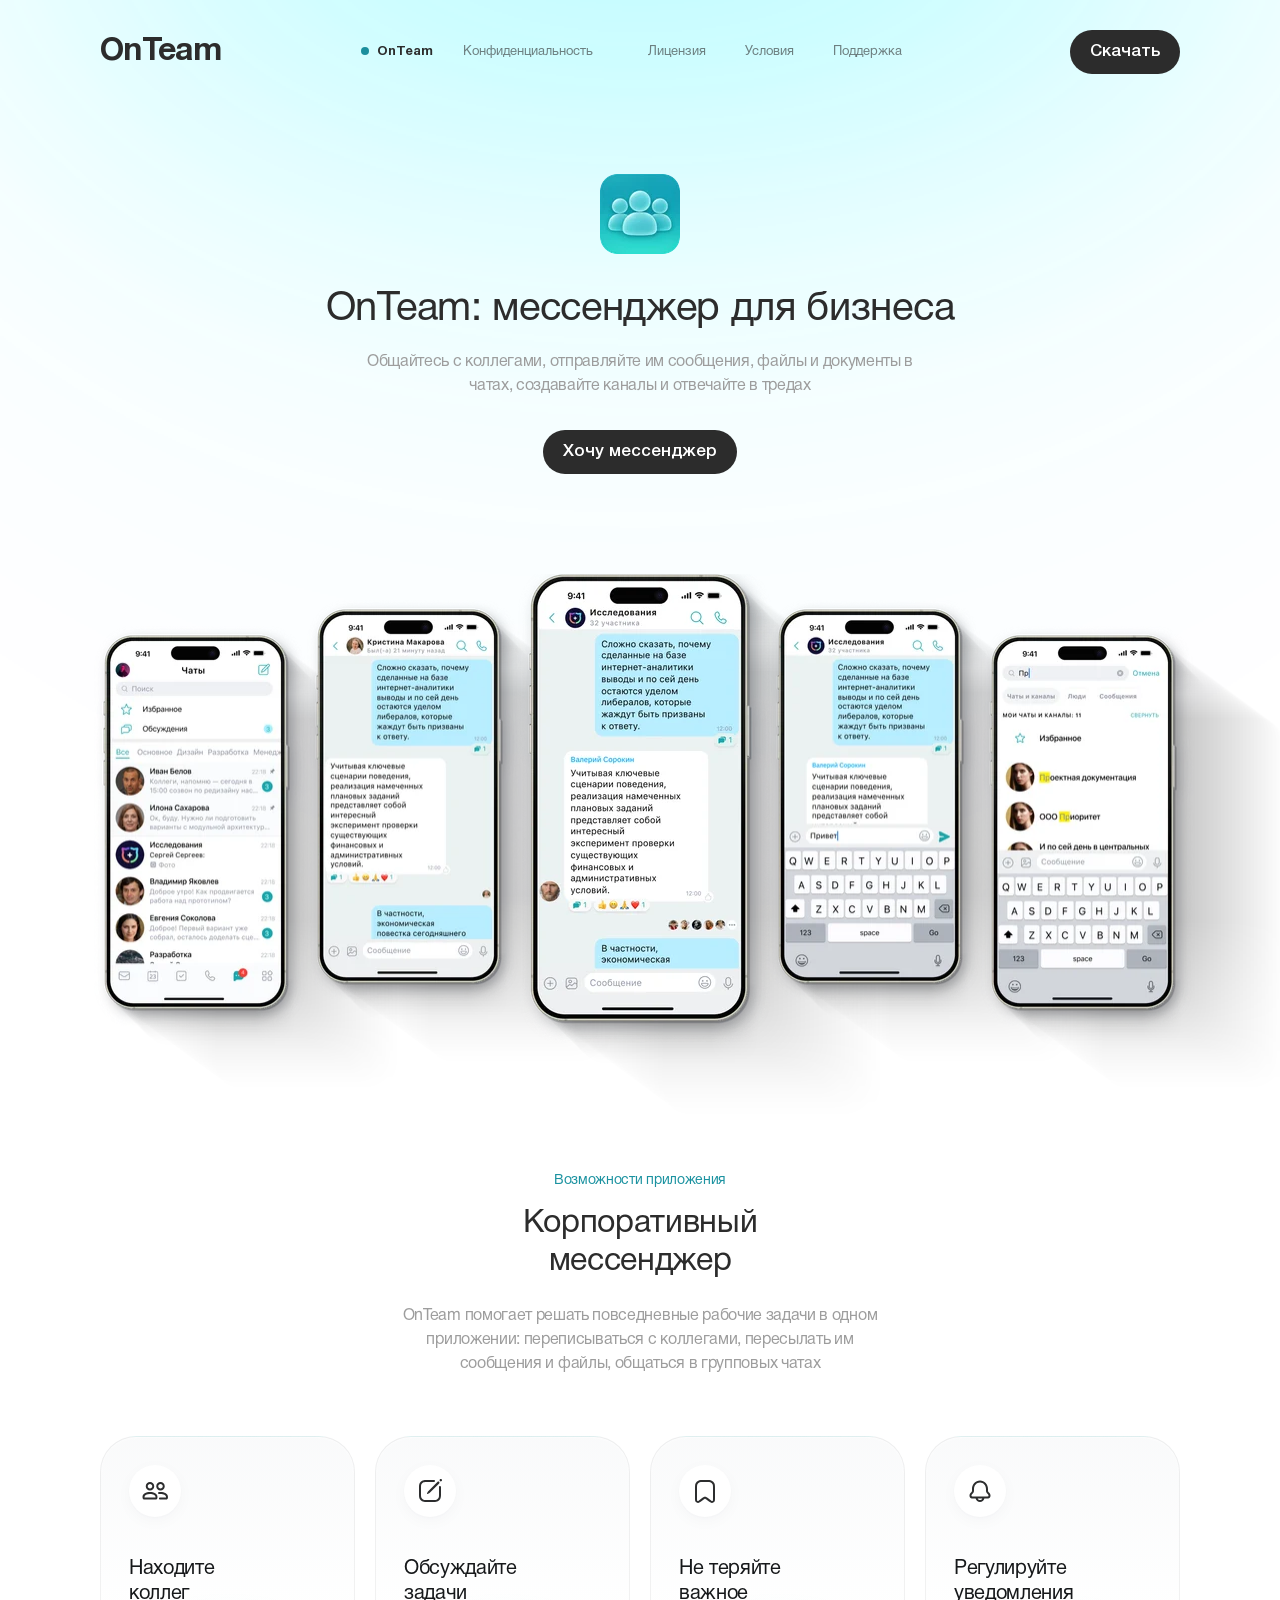
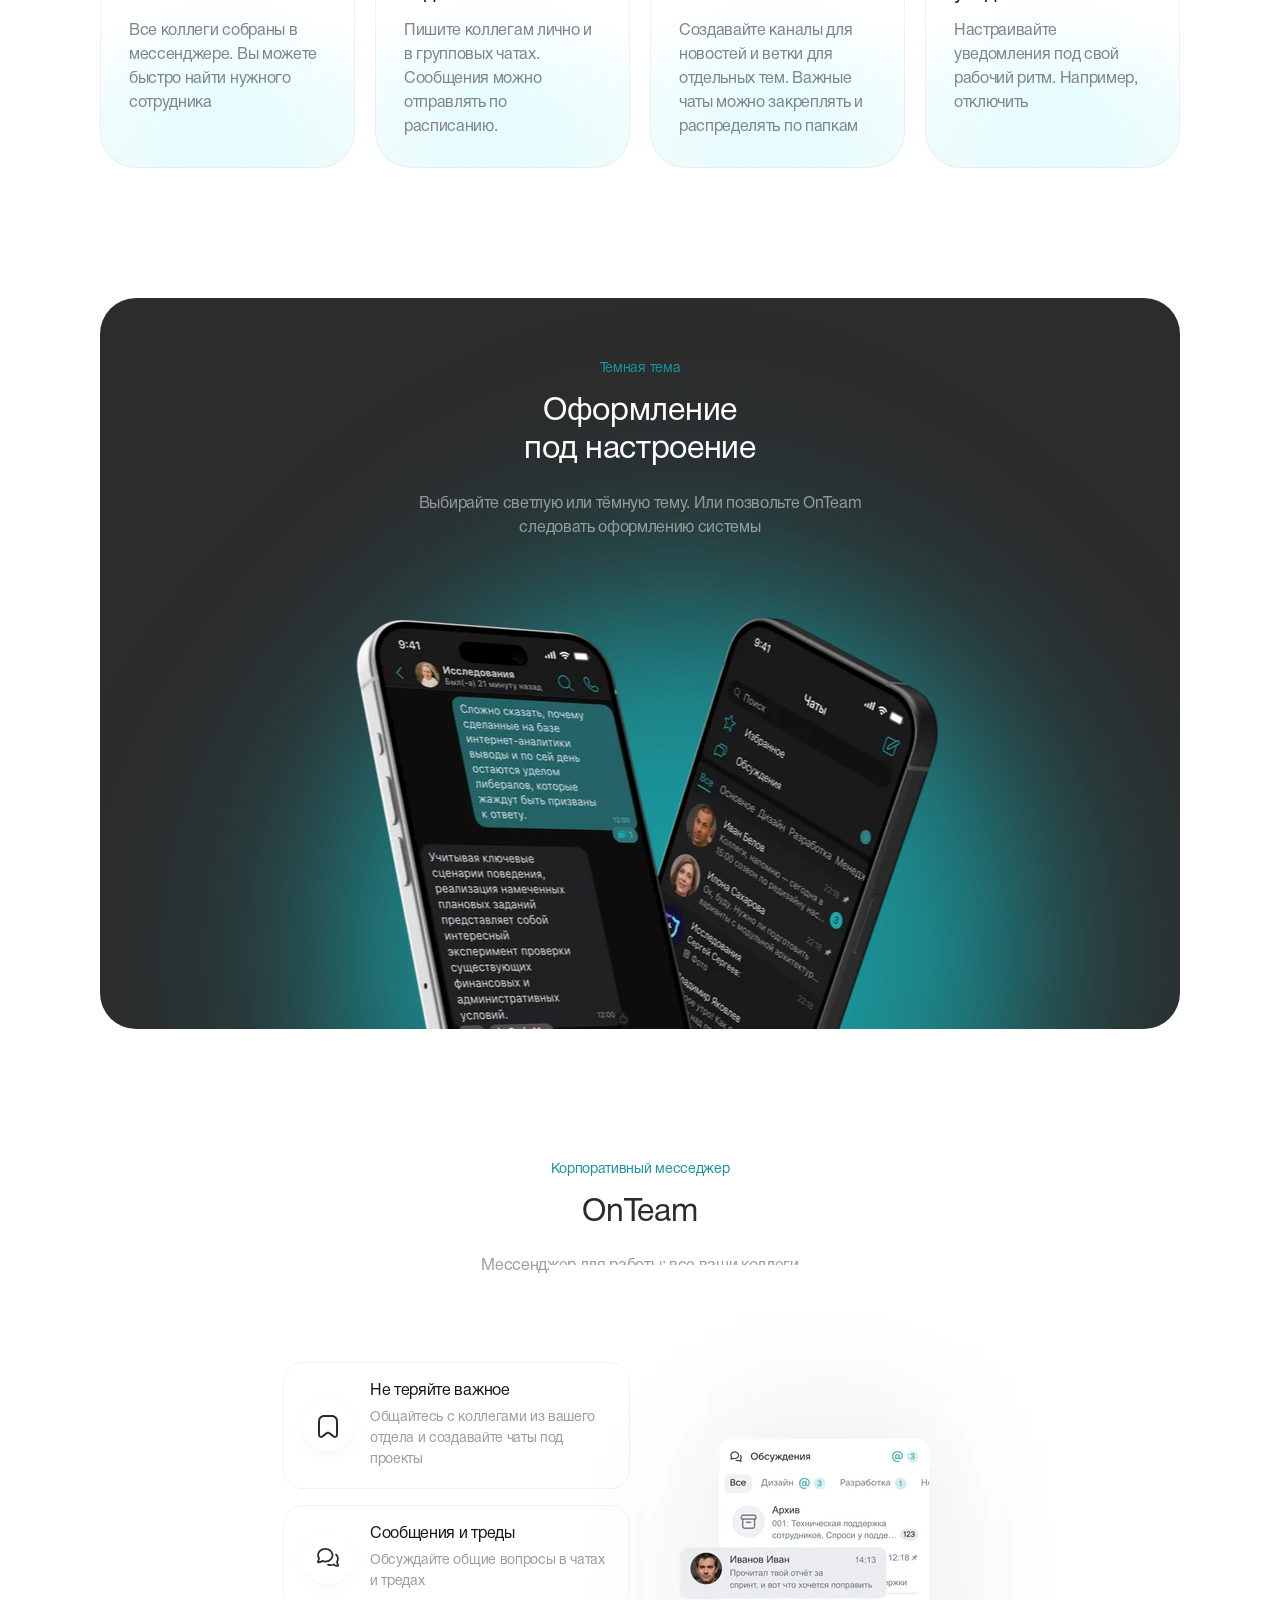
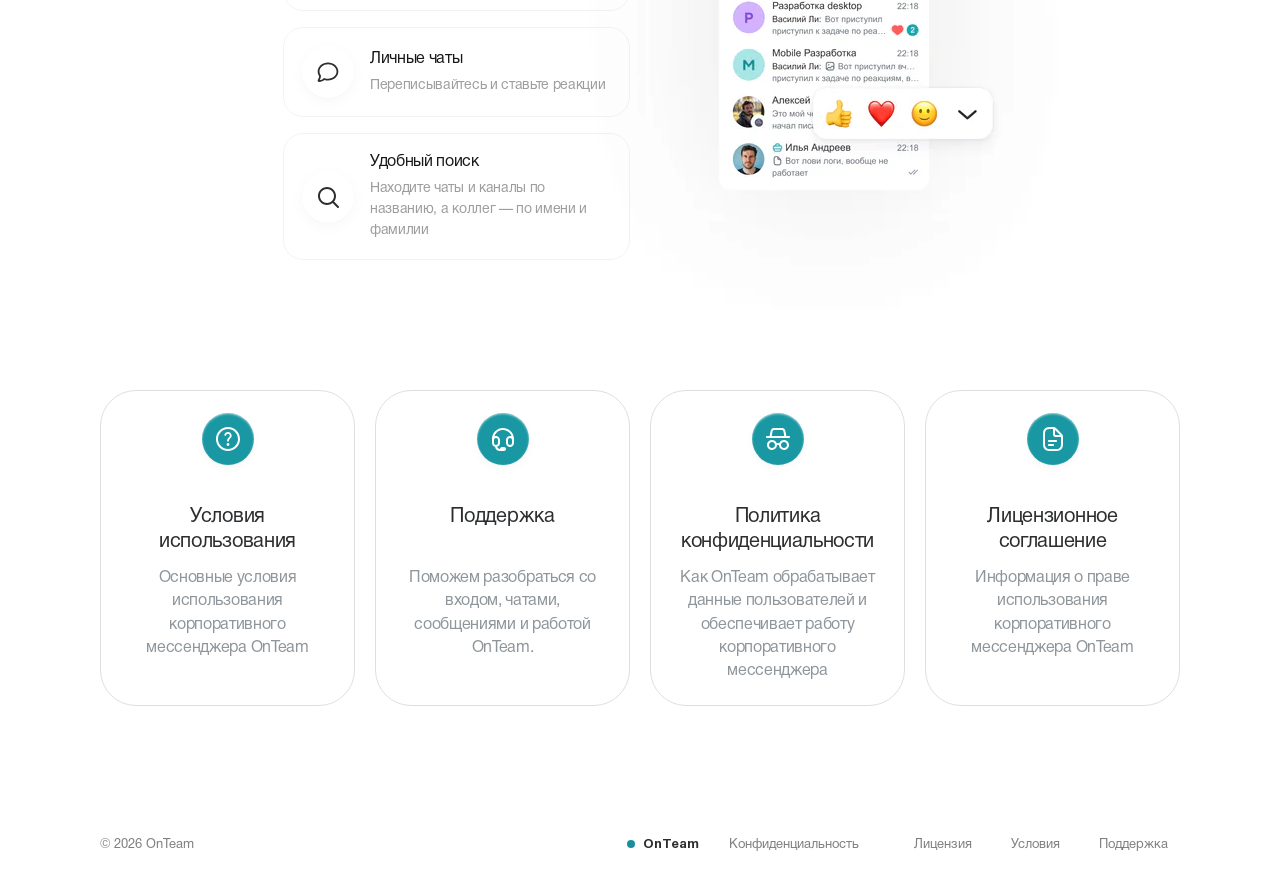
<file: index.html>
<!doctype html>
<html lang="ru">
<head>
  <meta charset="UTF-8">
  <meta name="viewport" content="width=device-width, initial-scale=1">
  <title>OnTeam: мессенджер для бизнеса</title>
  <link rel="icon" type="image/svg+xml" href="./assets/favicon-C19bd5fR.svg">
  <script type="module">(function(){const t=document.createElement("link").relList;if(t&&t.supports&&t.supports("modulepreload"))return;for(const r of document.querySelectorAll('link[rel="modulepreload"]'))i(r);new MutationObserver(r=>{for(const o of r)if(o.type==="childList")for(const c of o.addedNodes)c.tagName==="LINK"&&c.rel==="modulepreload"&&i(c)}).observe(document,{childList:!0,subtree:!0});function n(r){const o={};return r.integrity&&(o.integrity=r.integrity),r.referrerPolicy&&(o.referrerPolicy=r.referrerPolicy),r.crossOrigin==="use-credentials"?o.credentials="include":r.crossOrigin==="anonymous"?o.credentials="omit":o.credentials="same-origin",o}function i(r){if(r.ep)return;r.ep=!0;const o=n(r);fetch(r.href,o)}})();function k(){document.addEventListener("click",e=>{if(e.defaultPrevented||e.button!==0||e.metaKey||e.ctrlKey||e.shiftKey||e.altKey)return;const t=e.target.closest('a[href^="#"]');if(!t)return;const n=document.getElementById(decodeURIComponent(t.hash.slice(1)));if(n){e.preventDefault(),n.scrollIntoView();try{history.pushState(null,"",t.hash)}catch{}window.dispatchEvent(new HashChangeEvent("hashchange"))}})}const q=/^[^\s@]+@[^\s@]+\.[^\s@]{2,}$/;function b(e){return q.test(e.trim())}function O(e){return new Promise(t=>setTimeout(t,600))}function M(e){const t=e.querySelector("#lead-name"),n=e.querySelector("#lead-email"),i=e.querySelector('button[type="submit"]'),r=e.closest("dialog"),o=r.querySelector(".modal__success"),c=r.querySelector("#modal-success-title"),p=e.querySelector("#lead-email-error"),g=()=>t.value.trim()!==""&&b(n.value),f=()=>{i.getAttribute("aria-busy")!=="true"&&(i.disabled=!g())},m=d=>{p.hidden=!d,d?n.setAttribute("aria-invalid","true"):n.removeAttribute("aria-invalid")},E=()=>n.value.trim()!==""&&!b(n.value);n.addEventListener("blur",()=>m(E())),n.addEventListener("input",()=>{!p.hidden&&!E()&&m(!1)}),e.addEventListener("input",f),e.addEventListener("submit",async d=>{d.preventDefault(),g()&&(i.disabled=!0,i.setAttribute("aria-busy","true"),await O({name:t.value.trim(),email:n.value.trim()}),i.removeAttribute("aria-busy"),e.hidden=!0,o.hidden=!1,c.focus())}),r.addEventListener("close",()=>{o.hidden||(e.reset(),e.hidden=!1,o.hidden=!0,m(!1),f())}),f()}function I(){const e=[...document.querySelectorAll(".legal__toc-link")];if(e.length===0)return;const t=n=>{const i=e.find(r=>r.hash===n)??e[0];e.forEach(r=>r.toggleAttribute("aria-current",r===i)),i.setAttribute("aria-current","true")};t(location.hash),window.addEventListener("hashchange",()=>t(location.hash))}const P='a[href], button:not([disabled]), input:not([disabled]), [tabindex]:not([tabindex="-1"])';function L(e,t){if(t.key!=="Tab")return;const n=[...e.querySelectorAll(P)].filter(c=>c.checkVisibility());if(n.length===0)return;const i=n[0],r=n[n.length-1],o=e.contains(document.activeElement);t.shiftKey&&(document.activeElement===i||!o)?(t.preventDefault(),r.focus()):!t.shiftKey&&(document.activeElement===r||!o)&&(t.preventDefault(),i.focus())}let u=0;function w(){if(u===0){const e=document.documentElement;e.style.setProperty("--scrollbar-width",`${window.innerWidth-e.clientWidth}px`),e.classList.add("is-scroll-locked")}u+=1}function A(){if(u!==0&&(u-=1,u===0)){const e=document.documentElement;e.classList.remove("is-scroll-locked"),e.style.removeProperty("--scrollbar-width")}}const F="(min-width: 1280px)";let s,l;const S=()=>[...document.body.children].filter(e=>e!==s&&e.tagName!=="DIALOG"&&e.tagName!=="SCRIPT");function y(){return!!(s&&!s.hidden)}function K(){!s||y()||(s.hidden=!1,l?.setAttribute("aria-expanded","true"),S().forEach(e=>e.setAttribute("inert","")),w(),s.querySelector(".menu__close")?.focus())}function a({restoreFocus:e=!0}={}){y()&&(s.hidden=!0,l?.setAttribute("aria-expanded","false"),S().forEach(t=>t.removeAttribute("inert")),A(),e&&l?.focus())}function B(){s=document.getElementById("mobile-menu"),l=document.querySelector("[data-menu-open]"),!(!s||!l)&&(l.addEventListener("click",K),s.addEventListener("click",e=>{e.target.closest("[data-menu-close]")?a():e.target.closest("a")&&a({restoreFocus:!1})}),document.addEventListener("keydown",e=>{y()&&(e.key==="Escape"?a():L(s,e))}),window.matchMedia(F).addEventListener("change",e=>{e.matches&&a({restoreFocus:!1})}),window.addEventListener("pageshow",e=>{e.persisted&&a({restoreFocus:!1})}))}const h=new Map;function x(e,t){const n=document.getElementById(e);if(!n||n.open)return;h.set(e,t),a({restoreFocus:!1}),n.showModal(),w();const i=n.querySelector("#lead-name");i&&i.checkVisibility()&&i.focus()}function D(e){A();const t=h.get(e.id);h.delete(e.id),(t&&t.checkVisibility()?t:document.querySelector("[data-menu-open]"))?.focus()}function T(){document.addEventListener("click",e=>{const t=e.target.closest("[data-modal-open]");t&&x(`modal-${t.dataset.modalOpen}`,t)}),document.querySelectorAll("dialog.modal").forEach(e=>{let t=!1;e.addEventListener("pointerdown",n=>{t=n.target===e}),e.addEventListener("click",n=>{(n.target===e&&t||n.target.closest("[data-modal-close]"))&&e.close()}),e.addEventListener("keydown",n=>L(e,n)),e.addEventListener("close",()=>D(e))})}k();B();T();I();const v=document.getElementById("lead-form");v&&M(v);
</script>
  <link rel="stylesheet" href="./assets/main-DOLx4Dm2.css">
  <link rel="stylesheet" href="./assets/layout.css?v=6a6409a68a">
</head>
<body>
  <a class="skip-link" href="#main">Перейти к содержимому</a>
  <div class="page-glow" aria-hidden="true"></div>
  <header class="header">
    <div class="container header__inner">
      <a class="header__logo" href="index.html">OnTeam</a>
      <nav class="header__nav" aria-label="Основная навигация">
        <a class="nav__link" href="index.html" data-text="OnTeam" aria-current="page">OnTeam</a>
        <a class="nav__link" href="privacy.html" data-text="Конфиденциальность">Конфиденциальность</a>
        <a class="nav__link" href="agreement.html" data-text="Лицензия">Лицензия</a>
        <a class="nav__link" href="terms.html" data-text="Условия">Условия</a>
        <a class="nav__link" href="support.html" data-text="Поддержка">Поддержка</a>
      </nav>
      <button class="btn btn--dark header__download" type="button" data-modal-open="lead"><span class="btn__label">Скачать</span></button>
      <button class="header__burger" type="button" data-menu-open aria-controls="mobile-menu" aria-expanded="false" aria-label="Открыть меню">
        <img src="./assets/ic-burger-CY27RroU.svg" width="24" height="24" alt="">
      </button>
    </div>
  </header>
  <main id="main" class="home">
    <section class="hero">
      <div class="container hero__content">
        <picture class="hero__icon">
          <source type="image/webp" srcset="./assets/app-icon@1x-Drrd5O1l.webp 80w, ./assets/app-icon@2x-D1WDWjwt.webp 160w" sizes="80px">
          <img decoding="async" src="./assets/app-icon@1x-Drrd5O1l.webp" srcset="./assets/app-icon@1x-Drrd5O1l.webp 80w, ./assets/app-icon@2x-D1WDWjwt.webp 160w" sizes="80px" width="80" height="80" alt="">
        </picture>
        <div class="hero__text">
          <h1 class="hero__title">OnTeam: мессенджер для бизнеса</h1>
          <p class="hero__lead">Общайтесь с коллегами, отправляйте им сообщения, файлы и документы в чатах, создавайте каналы и отвечайте в тредах</p>
        </div>
        <button class="btn btn--dark" type="button" data-modal-open="lead"><span class="btn__label">Хочу мессенджер</span></button>
      </div>
      <div class="hero__stage">
        <div class="hero__row">
          <div class="hero__phone hero__phone--3 hero__phone--lg" style="--x: -109.06px; --y: 0px; --z: 1;">
            <picture class="hero__shadow hero__shadow--cast">
              <source type="image/webp" srcset="./assets/shadow-cast-lg@1x-Vh7hTbrv.webp 361w, ./assets/shadow-cast-lg@2x-BMWpcyyZ.webp 722w" sizes="361px">
              <img decoding="async" src="./assets/shadow-cast-lg@1x-Vh7hTbrv.webp" srcset="./assets/shadow-cast-lg@1x-Vh7hTbrv.webp 361w, ./assets/shadow-cast-lg@2x-BMWpcyyZ.webp 722w" sizes="361px" width="361" height="556" alt="" aria-hidden="true">
            </picture>
            <picture class="hero__shadow hero__shadow--bottom">
              <source type="image/webp" srcset="./assets/shadow-bottom-lg@1x-q1PQl40E.webp 234w, ./assets/shadow-bottom-lg@2x-rO02M84e.webp 468w" sizes="234px">
              <img decoding="async" src="./assets/shadow-bottom-lg@1x-q1PQl40E.webp" srcset="./assets/shadow-bottom-lg@1x-q1PQl40E.webp 234w, ./assets/shadow-bottom-lg@2x-rO02M84e.webp 468w" sizes="234px" width="234" height="101" alt="" aria-hidden="true">
            </picture>
            <picture class="hero__shadow hero__shadow--top">
              <source type="image/webp" srcset="./assets/shadow-top-lg@1x-BvZkXkNi.webp 280w, ./assets/shadow-top-lg@2x-EFd8OjzT.webp 560w" sizes="280px">
              <img decoding="async" src="./assets/shadow-top-lg@1x-BvZkXkNi.webp" srcset="./assets/shadow-top-lg@1x-BvZkXkNi.webp 280w, ./assets/shadow-top-lg@2x-EFd8OjzT.webp 560w" sizes="280px" width="280" height="71" alt="" aria-hidden="true">
            </picture>
            <picture class="hero__device">
              <source type="image/webp" srcset="./assets/hero-phone-3@1x-DDgyPUy5.webp 254w, ./assets/hero-phone-3@2x-70k1mMQD.webp 508w" sizes="254px">
              <img decoding="async" src="./assets/hero-phone-3@1x-DDgyPUy5.webp" srcset="./assets/hero-phone-3@1x-DDgyPUy5.webp 254w, ./assets/hero-phone-3@2x-70k1mMQD.webp 508w" sizes="254px" width="254" height="481" alt="Чат «Исследования» в OnTeam" fetchpriority="high">
            </picture>
          </div>
          <div class="hero__phone hero__phone--4 hero__phone--sm" style="--x: 139.32px; --y: 36px; --z: 2;">
            <picture class="hero__shadow hero__shadow--cast">
              <source type="image/webp" srcset="./assets/shadow-cast-sm@1x-B1PNCQSp.webp 304w, ./assets/shadow-cast-sm@2x-BquYRdvG.webp 608w" sizes="304px">
              <img decoding="async" src="./assets/shadow-cast-sm@1x-B1PNCQSp.webp" srcset="./assets/shadow-cast-sm@1x-B1PNCQSp.webp 304w, ./assets/shadow-cast-sm@2x-BquYRdvG.webp 608w" sizes="304px" width="304" height="467" alt="" loading="lazy" aria-hidden="true">
            </picture>
            <picture class="hero__shadow hero__shadow--bottom">
              <source type="image/webp" srcset="./assets/shadow-bottom-sm@1x-DCz8Bxqe.webp 197w, ./assets/shadow-bottom-sm@2x-D5BpzKc3.webp 394w" sizes="197px">
              <img decoding="async" src="./assets/shadow-bottom-sm@1x-DCz8Bxqe.webp" srcset="./assets/shadow-bottom-sm@1x-DCz8Bxqe.webp 197w, ./assets/shadow-bottom-sm@2x-D5BpzKc3.webp 394w" sizes="197px" width="197" height="86" alt="" loading="lazy" aria-hidden="true">
            </picture>
            <picture class="hero__shadow hero__shadow--top">
              <source type="image/webp" srcset="./assets/shadow-top-sm@1x-CbZTVfHT.webp 238w, ./assets/shadow-top-sm@2x-BpYmAbJZ.webp 476w" sizes="238px">
              <img decoding="async" src="./assets/shadow-top-sm@1x-CbZTVfHT.webp" srcset="./assets/shadow-top-sm@1x-CbZTVfHT.webp 238w, ./assets/shadow-top-sm@2x-BpYmAbJZ.webp 476w" sizes="238px" width="238" height="60" alt="" loading="lazy" aria-hidden="true">
            </picture>
            <picture class="hero__device">
              <source type="image/webp" srcset="./assets/hero-phone-4@1x-cCRmL2f9.webp 213w, ./assets/hero-phone-4@2x-D5fFLnjF.webp 425w" sizes="213px">
              <img decoding="async" src="./assets/hero-phone-4@1x-cCRmL2f9.webp" srcset="./assets/hero-phone-4@1x-cCRmL2f9.webp 213w, ./assets/hero-phone-4@2x-D5fFLnjF.webp 425w" sizes="213px" width="213" height="403" alt="Набор сообщения в чате OnTeam" loading="lazy">
            </picture>
          </div>
          <div class="hero__phone hero__phone--2 hero__phone--sm" style="--x: -322.03px; --y: 36px; --z: 3;">
            <picture class="hero__shadow hero__shadow--cast">
              <source type="image/webp" srcset="./assets/shadow-cast-sm@1x-B1PNCQSp.webp 304w, ./assets/shadow-cast-sm@2x-BquYRdvG.webp 608w" sizes="304px">
              <img decoding="async" src="./assets/shadow-cast-sm@1x-B1PNCQSp.webp" srcset="./assets/shadow-cast-sm@1x-B1PNCQSp.webp 304w, ./assets/shadow-cast-sm@2x-BquYRdvG.webp 608w" sizes="304px" width="304" height="467" alt="" loading="lazy" aria-hidden="true">
            </picture>
            <picture class="hero__shadow hero__shadow--bottom">
              <source type="image/webp" srcset="./assets/shadow-bottom-sm@1x-DCz8Bxqe.webp 197w, ./assets/shadow-bottom-sm@2x-D5BpzKc3.webp 394w" sizes="197px">
              <img decoding="async" src="./assets/shadow-bottom-sm@1x-DCz8Bxqe.webp" srcset="./assets/shadow-bottom-sm@1x-DCz8Bxqe.webp 197w, ./assets/shadow-bottom-sm@2x-D5BpzKc3.webp 394w" sizes="197px" width="197" height="86" alt="" loading="lazy" aria-hidden="true">
            </picture>
            <picture class="hero__shadow hero__shadow--top">
              <source type="image/webp" srcset="./assets/shadow-top-sm@1x-CbZTVfHT.webp 238w, ./assets/shadow-top-sm@2x-BpYmAbJZ.webp 476w" sizes="238px">
              <img decoding="async" src="./assets/shadow-top-sm@1x-CbZTVfHT.webp" srcset="./assets/shadow-top-sm@1x-CbZTVfHT.webp 238w, ./assets/shadow-top-sm@2x-BpYmAbJZ.webp 476w" sizes="238px" width="238" height="60" alt="" loading="lazy" aria-hidden="true">
            </picture>
            <picture class="hero__device">
              <source type="image/webp" srcset="./assets/hero-phone-2@1x-50hsPMH2.webp 213w, ./assets/hero-phone-2@2x-Dwhqj6Gf.webp 425w" sizes="213px">
              <img decoding="async" src="./assets/hero-phone-2@1x-50hsPMH2.webp" srcset="./assets/hero-phone-2@1x-50hsPMH2.webp 213w, ./assets/hero-phone-2@2x-Dwhqj6Gf.webp 425w" sizes="213px" width="213" height="403" alt="Личный чат в OnTeam" loading="lazy">
            </picture>
          </div>
          <div class="hero__phone hero__phone--1 hero__phone--sm" style="--x: -535px; --y: 62px; --z: 4;">
            <picture class="hero__shadow hero__shadow--cast">
              <source type="image/webp" srcset="./assets/shadow-cast-sm@1x-B1PNCQSp.webp 304w, ./assets/shadow-cast-sm@2x-BquYRdvG.webp 608w" sizes="304px">
              <img decoding="async" src="./assets/shadow-cast-sm@1x-B1PNCQSp.webp" srcset="./assets/shadow-cast-sm@1x-B1PNCQSp.webp 304w, ./assets/shadow-cast-sm@2x-BquYRdvG.webp 608w" sizes="304px" width="304" height="467" alt="" loading="lazy" aria-hidden="true">
            </picture>
            <picture class="hero__shadow hero__shadow--bottom">
              <source type="image/webp" srcset="./assets/shadow-bottom-sm@1x-DCz8Bxqe.webp 197w, ./assets/shadow-bottom-sm@2x-D5BpzKc3.webp 394w" sizes="197px">
              <img decoding="async" src="./assets/shadow-bottom-sm@1x-DCz8Bxqe.webp" srcset="./assets/shadow-bottom-sm@1x-DCz8Bxqe.webp 197w, ./assets/shadow-bottom-sm@2x-D5BpzKc3.webp 394w" sizes="197px" width="197" height="86" alt="" loading="lazy" aria-hidden="true">
            </picture>
            <picture class="hero__shadow hero__shadow--top">
              <source type="image/webp" srcset="./assets/shadow-top-sm@1x-CbZTVfHT.webp 238w, ./assets/shadow-top-sm@2x-BpYmAbJZ.webp 476w" sizes="238px">
              <img decoding="async" src="./assets/shadow-top-sm@1x-CbZTVfHT.webp" srcset="./assets/shadow-top-sm@1x-CbZTVfHT.webp 238w, ./assets/shadow-top-sm@2x-BpYmAbJZ.webp 476w" sizes="238px" width="238" height="60" alt="" loading="lazy" aria-hidden="true">
            </picture>
            <picture class="hero__device">
              <source type="image/webp" srcset="./assets/hero-phone-1@1x-B4EN-Vrw.webp 213w, ./assets/hero-phone-1@2x-CufzWTdk.webp 425w" sizes="213px">
              <img decoding="async" src="./assets/hero-phone-1@1x-B4EN-Vrw.webp" srcset="./assets/hero-phone-1@1x-B4EN-Vrw.webp 213w, ./assets/hero-phone-1@2x-CufzWTdk.webp 425w" sizes="213px" width="213" height="403" alt="Список чатов OnTeam" loading="lazy">
            </picture>
          </div>
          <div class="hero__phone hero__phone--5 hero__phone--sm" style="--x: 352.29px; --y: 62px; --z: 5;">
            <picture class="hero__shadow hero__shadow--cast">
              <source type="image/webp" srcset="./assets/shadow-cast-sm@1x-B1PNCQSp.webp 304w, ./assets/shadow-cast-sm@2x-BquYRdvG.webp 608w" sizes="304px">
              <img decoding="async" src="./assets/shadow-cast-sm@1x-B1PNCQSp.webp" srcset="./assets/shadow-cast-sm@1x-B1PNCQSp.webp 304w, ./assets/shadow-cast-sm@2x-BquYRdvG.webp 608w" sizes="304px" width="304" height="467" alt="" loading="lazy" aria-hidden="true">
            </picture>
            <picture class="hero__shadow hero__shadow--bottom">
              <source type="image/webp" srcset="./assets/shadow-bottom-sm@1x-DCz8Bxqe.webp 197w, ./assets/shadow-bottom-sm@2x-D5BpzKc3.webp 394w" sizes="197px">
              <img decoding="async" src="./assets/shadow-bottom-sm@1x-DCz8Bxqe.webp" srcset="./assets/shadow-bottom-sm@1x-DCz8Bxqe.webp 197w, ./assets/shadow-bottom-sm@2x-D5BpzKc3.webp 394w" sizes="197px" width="197" height="86" alt="" loading="lazy" aria-hidden="true">
            </picture>
            <picture class="hero__shadow hero__shadow--top">
              <source type="image/webp" srcset="./assets/shadow-top-sm@1x-CbZTVfHT.webp 238w, ./assets/shadow-top-sm@2x-BpYmAbJZ.webp 476w" sizes="238px">
              <img decoding="async" src="./assets/shadow-top-sm@1x-CbZTVfHT.webp" srcset="./assets/shadow-top-sm@1x-CbZTVfHT.webp 238w, ./assets/shadow-top-sm@2x-BpYmAbJZ.webp 476w" sizes="238px" width="238" height="60" alt="" loading="lazy" aria-hidden="true">
            </picture>
            <picture class="hero__device">
              <source type="image/webp" srcset="./assets/hero-phone-5@1x-CaiIcZ--.webp 213w, ./assets/hero-phone-5@2x-vMOyTV0d.webp 425w" sizes="213px">
              <img decoding="async" src="./assets/hero-phone-5@1x-CaiIcZ--.webp" srcset="./assets/hero-phone-5@1x-CaiIcZ--.webp 213w, ./assets/hero-phone-5@2x-vMOyTV0d.webp 425w" sizes="213px" width="213" height="403" alt="Поиск по чатам и каналам OnTeam" loading="lazy">
            </picture>
          </div>
        </div>
      </div>
    </section>

    <section class="section features" aria-labelledby="features-title">
      <div class="container">
        <div class="section-head section-head--features">
          <div class="section-head__titles">
            <p class="section-head__eyebrow">Возможности приложения</p>
            <h2 class="section-head__title" id="features-title">Корпоративный <br>мессенджер</h2>
          </div>
          <p class="section-head__text">OnTeam&nbsp;помогает решать повседневные рабочие задачи в одном приложении: переписываться с коллегами, пересылать им сообщения и файлы, общаться в групповых чатах</p>
        </div>
        <ul class="features__grid">
          <li class="features__card">
            <span class="icon-circle"><img src="./assets/ic-users-Cbx--XnW.svg" width="28" height="28" alt=""></span>
            <div class="features__body">
              <h3 class="features__title">Находите <br class="br-md">коллег</h3>
              <p class="features__text">Все коллеги собраны в мессенджере. Вы можете быстро найти нужного сотрудника</p>
            </div>
          </li>
          <li class="features__card">
            <span class="icon-circle"><img src="./assets/ic-edit-square-B1wJ1r-j.svg" width="28" height="28" alt=""></span>
            <div class="features__body">
              <h3 class="features__title">Обсуждайте <br class="br-md">задачи</h3>
              <p class="features__text">Пишите коллегам лично и в групповых чатах. Сообщения можно отправлять по расписанию.</p>
            </div>
          </li>
          <li class="features__card">
            <span class="icon-circle"><img src="./assets/ic-bookmark-Bv4pjTPb.svg" width="28" height="28" alt=""></span>
            <div class="features__body">
              <h3 class="features__title">Не теряйте <br class="br-md">важное</h3>
              <p class="features__text">Создавайте каналы для новостей и ветки для отдельных тем. Важные чаты можно закреплять и распределять по папкам</p>
            </div>
          </li>
          <li class="features__card">
            <span class="icon-circle"><img src="./assets/ic-bell-2XlS1aSN.svg" width="28" height="28" alt=""></span>
            <div class="features__body">
              <h3 class="features__title">Регулируйте уведомления</h3>
              <p class="features__text">Настраивайте уведомления под свой рабочий ритм. Например, отключить</p>
            </div>
          </li>
        </ul>
      </div>
    </section>

    <section class="section theme" aria-labelledby="theme-title">
      <div class="container">
        <div class="theme__card">
          <div class="theme__glow" aria-hidden="true"></div>
          <div class="section-head section-head--theme">
            <div class="section-head__titles">
              <p class="section-head__eyebrow">Темная тема</p>
              <h2 class="section-head__title" id="theme-title">Оформление <br>под настроение</h2>
            </div>
            <p class="section-head__text">Выбирайте светлую или тёмную тему. Или позвольте OnTeam следовать оформлению системы</p>
          </div>
          <picture class="theme__phones">
            <source type="image/webp" srcset="./assets/theme-phones@1x-CNqC83j4.webp 875w, ./assets/theme-phones@2x-Drw8BytO.webp 1750w" sizes="(max-width: 767px) 447px, 875px">
            <img decoding="async" src="./assets/theme-phones@1x-CNqC83j4.webp" srcset="./assets/theme-phones@1x-CNqC83j4.webp 875w, ./assets/theme-phones@2x-Drw8BytO.webp 1750w" sizes="(max-width: 767px) 447px, 875px" width="875" height="446" alt="OnTeam в тёмной теме: чат и список чатов" loading="lazy">
          </picture>
        </div>
      </div>
    </section>

    <section class="section onteam" aria-labelledby="onteam-title">
      <div class="container">
        <div class="section-head section-head--onteam">
          <div class="section-head__titles">
            <p class="section-head__eyebrow">Корпоративный месседжер</p>
            <h2 class="section-head__title" id="onteam-title">OnTeam</h2>
          </div>
          <p class="section-head__text">Мессенджер для работы: все ваши коллеги в одном приложении</p>
        </div>
        <div class="onteam__body">
          <ul class="onteam__list">
            <li class="onteam__item">
              <span class="icon-circle"><img src="./assets/ic-bookmark-Bv4pjTPb.svg" width="28" height="28" alt=""></span>
              <div class="onteam__text-wrap">
                <h3 class="onteam__title">Не теряйте важное</h3>
                <p class="onteam__text">Общайтесь с коллегами из вашего отдела и создавайте чаты под проекты</p>
              </div>
            </li>
            <li class="onteam__item">
              <span class="icon-circle"><img src="./assets/ic-messages-DlTLZmH_.svg" width="28" height="28" alt=""></span>
              <div class="onteam__text-wrap">
                <h3 class="onteam__title">Сообщения и треды</h3>
                <p class="onteam__text">Обсуждайте общие вопросы в чатах и тредах</p>
              </div>
            </li>
            <li class="onteam__item">
              <span class="icon-circle"><img src="./assets/ic-message-IdCEvS_8.svg" width="28" height="28" alt=""></span>
              <div class="onteam__text-wrap">
                <h3 class="onteam__title">Личные чаты</h3>
                <p class="onteam__text">Переписывайтесь и ставьте реакции</p>
              </div>
            </li>
            <li class="onteam__item">
              <span class="icon-circle"><img src="./assets/ic-search-pqtayHtB.svg" width="28" height="28" alt=""></span>
              <div class="onteam__text-wrap">
                <h3 class="onteam__title">Удобный поиск</h3>
                <p class="onteam__text">Находите чаты и каналы по названию, а коллег — по имени и фамилии</p>
              </div>
            </li>
          </ul>
          <div class="onteam__media">
            <picture class="onteam__chats">
              <source type="image/webp" srcset="./assets/onteam-chats@1x-24685641fe.webp 550w, ./assets/onteam-chats@2x-31f1b92dbc.webp 1100w" sizes="550px">
              <img decoding="async" src="./assets/onteam-chats@1x-24685641fe.webp" srcset="./assets/onteam-chats@1x-24685641fe.webp 550w, ./assets/onteam-chats@2x-31f1b92dbc.webp 1100w" sizes="550px" width="550" height="691" alt="Список обсуждений OnTeam с реакциями на сообщение" loading="lazy">
            </picture>
          </div>
        </div>
      </div>
    </section>

    <div class="section">
      <div class="container">
        <section class="docs" aria-labelledby="docs-title">
          <h2 class="visually-hidden" id="docs-title">Документы</h2>
          <ul class="docs__list">
            <li>
              <a class="doc-card" href="terms.html">
                <span class="doc-card__icon"><img src="./assets/ic-question-round-DoX0bzm0.svg" width="28" height="28" alt=""></span>
                <span class="doc-card__body">
                  <span class="doc-card__title">Условия использования</span>
                  <span class="doc-card__text">Основные условия использования корпоративного мессенджера OnTeam</span>
                </span>
              </a>
            </li>
            <li>
              <a class="doc-card" href="support.html">
                <span class="doc-card__icon"><img src="./assets/ic-headphones-support-rFlMaOmg.svg" width="28" height="28" alt=""></span>
                <span class="doc-card__body">
                  <span class="doc-card__title">Поддержка</span>
                  <span class="doc-card__text">Поможем разобраться со входом, чатами, сообщениями и работой OnTeam.</span>
                </span>
              </a>
            </li>
            <li>
              <a class="doc-card" href="privacy.html">
                <span class="doc-card__icon"><img src="./assets/ic-incognito-BPkBWG-0.svg" width="28" height="28" alt=""></span>
                <span class="doc-card__body">
                  <span class="doc-card__title">Политика конфиденциальности</span>
                  <span class="doc-card__text">Как OnTeam обрабатывает данные пользователей и обеспечивает работу корпоративного мессенджера</span>
                </span>
              </a>
            </li>
            <li>
              <a class="doc-card" href="agreement.html">
                <span class="doc-card__icon"><img src="./assets/ic-document-text-CcpHK9o1.svg" width="28" height="28" alt=""></span>
                <span class="doc-card__body">
                  <span class="doc-card__title">Лицензионное соглашение</span>
                  <span class="doc-card__text">Информация о праве использования корпоративного мессенджера OnTeam</span>
                </span>
              </a>
            </li>
          </ul>
        </section>
      </div>
    </div>
  </main>
  <footer class="footer">
    <div class="container footer__inner">
      <p class="footer__copy">© 2026 OnTeam</p>
      <nav class="footer__nav" aria-label="Навигация в подвале">
        <a class="nav__link" href="index.html" data-text="OnTeam" aria-current="page">OnTeam</a>
        <a class="nav__link" href="privacy.html" data-text="Конфиденциальность">Конфиденциальность</a>
        <a class="nav__link" href="agreement.html" data-text="Лицензия">Лицензия</a>
        <a class="nav__link" href="terms.html" data-text="Условия">Условия</a>
        <a class="nav__link" href="support.html" data-text="Поддержка">Поддержка</a>
      </nav>
    </div>
  </footer>
  <div class="menu" id="mobile-menu" hidden>
    <div class="menu__overlay" data-menu-close></div>
    <div class="menu__panel" role="dialog" aria-modal="true" aria-label="Меню">
      <button class="menu__close" type="button" data-menu-close aria-label="Закрыть меню">
        <img src="./assets/ic-close-C1zHbGpJ.svg" width="23" height="23" alt="">
      </button>
      <div class="menu__body">
        <picture class="menu__icon">
          <source type="image/webp" srcset="./assets/app-icon@1x-Drrd5O1l.webp 80w, ./assets/app-icon@2x-D1WDWjwt.webp 160w" sizes="32px">
          <img decoding="async" src="./assets/app-icon@1x-Drrd5O1l.webp" srcset="./assets/app-icon@1x-Drrd5O1l.webp 80w, ./assets/app-icon@2x-D1WDWjwt.webp 160w" sizes="32px" width="32" height="32" alt="">
        </picture>
        <nav class="menu__nav" aria-label="Меню">
          <a class="nav__link menu__link" href="index.html" data-text="OnTeam" aria-current="page">OnTeam<img class="nav__arrow" src="./assets/ic-arrow-ne-DCdm4BQB.svg" width="16" height="16" alt=""></a>
          <a class="nav__link menu__link" href="privacy.html" data-text="Конфиденциальность">Конфиденциальность<img class="nav__arrow" src="./assets/ic-arrow-ne-DCdm4BQB.svg" width="16" height="16" alt=""></a>
          <a class="nav__link menu__link" href="agreement.html" data-text="Лицензия">Лицензия<img class="nav__arrow" src="./assets/ic-arrow-ne-DCdm4BQB.svg" width="16" height="16" alt=""></a>
          <a class="nav__link menu__link" href="terms.html" data-text="Условия">Условия<img class="nav__arrow" src="./assets/ic-arrow-ne-DCdm4BQB.svg" width="16" height="16" alt=""></a>
          <a class="nav__link menu__link" href="support.html" data-text="Поддержка">Поддержка<img class="nav__arrow" src="./assets/ic-arrow-ne-DCdm4BQB.svg" width="16" height="16" alt=""></a>
        </nav>
      </div>
      <button class="btn btn--dark menu__download" type="button" data-modal-open="lead"><span class="btn__label">Скачать</span></button>
    </div>
  </div>
  <dialog class="modal" id="modal-lead" aria-labelledby="modal-lead-title">
    <div class="modal__panel">
      <button class="modal__close" type="button" data-modal-close aria-label="Закрыть">
        <img src="./assets/ic-close-C1zHbGpJ.svg" width="23" height="23" alt="">
      </button>
      <form class="modal__form" id="lead-form" novalidate>
        <div class="modal__head">
          <h2 class="modal__title" id="modal-lead-title">Хочу стать клиентом</h2>
          <p class="modal__text">Оставьте контакты, и мы расскажем, как подключить OnTeam для вашей команды.</p>
        </div>
        <div class="modal__fields">
          <div class="field">
            <label class="field__label" for="lead-name">Ваше имя *</label>
            <input class="field__input" id="lead-name" name="name" type="text" autocomplete="name" placeholder="Введите имя" required>
          </div>
          <div class="field">
            <label class="field__label" for="lead-email">Электронная почта *</label>
            <input class="field__input" id="lead-email" name="email" type="email" autocomplete="email" inputmode="email" placeholder="Введите email" aria-describedby="lead-email-error" required>
            <p class="field__error" id="lead-email-error" hidden>Введите корректный e-mail</p>
          </div>
        </div>
        <button class="modal__submit" type="submit" aria-describedby="lead-hint" disabled><span class="btn__label">Отправить заявку</span></button>
        <p class="visually-hidden" id="lead-hint">Чтобы отправить заявку, укажите имя и корректный адрес электронной почты.</p>
        <p class="modal__text">Нажимая «Отправить заявку», вы соглашаетесь на обработку персональных данных в соответствии с <a class="modal__link" href="privacy.html">Политикой конфиденциальности</a>.</p>
      </form>
      <div class="modal__success" role="status" hidden>
        <span class="modal__check">
          <img src="./assets/ic-check-DDJsIHdH.svg" width="28" height="28" alt="">
        </span>
        <div class="modal__head">
          <h2 class="modal__title" id="modal-success-title" tabindex="-1">Заявка отправлена</h2>
          <p class="modal__text">Спасибо! Мы свяжемся с вами по указанной почте и расскажем, как подключить OnTeam для вашей команды.</p>
        </div>
        <button class="btn btn--dark modal__done" type="button" data-modal-close><span class="btn__label">Понятно</span></button>
      </div>
    </div>
  </dialog>
</body>
</html>
</file>
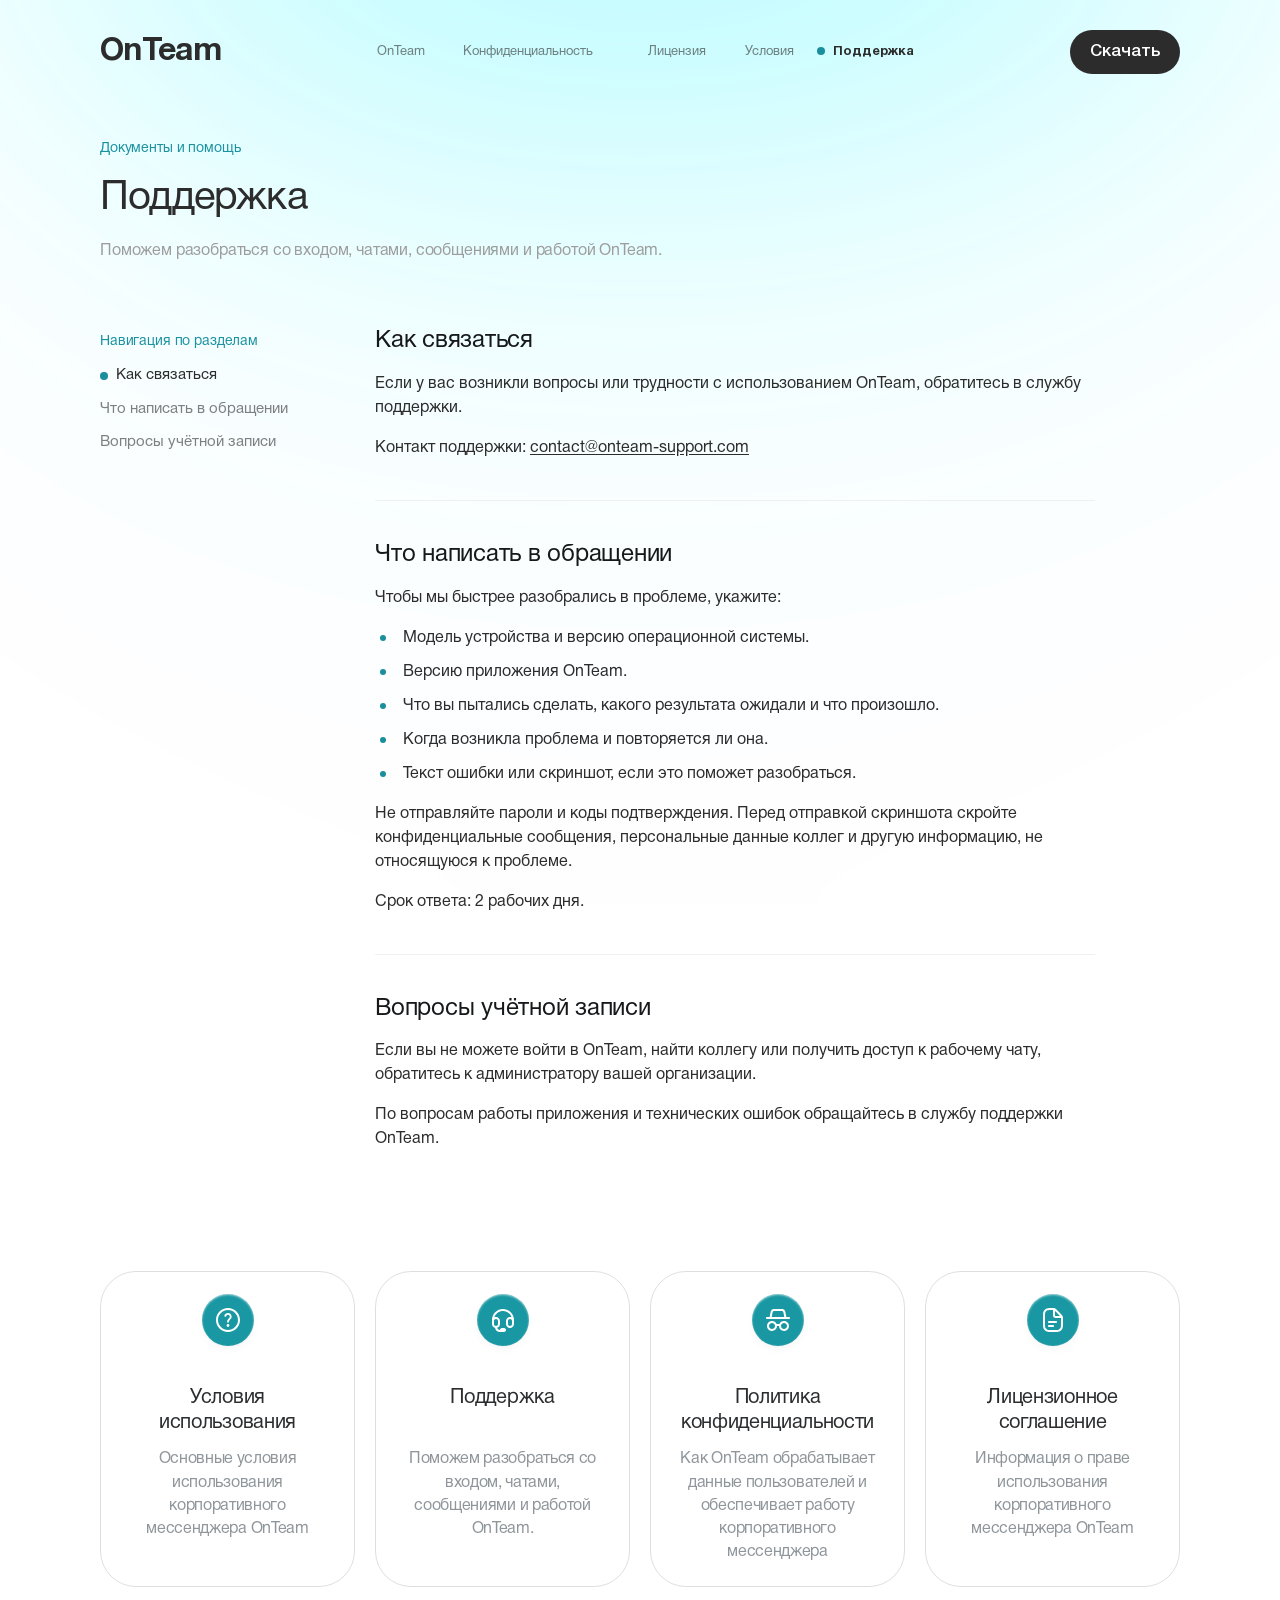
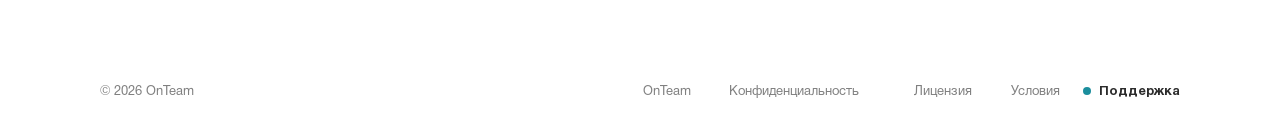
<file: myteam_app/support/index.html>
<!doctype html>
<html lang="ru">
<head>
  <meta charset="utf-8">
  <meta name="viewport" content="width=device-width, initial-scale=1">
  <title>Поддержка — переход</title>
  <meta http-equiv="refresh" content="0; url=../../support.html">
  <link rel="canonical" href="../../support.html">
  <script>window.location.replace('../../support.html' + window.location.search + window.location.hash);</script>
</head>
<body>
  <p><a href="../../support.html">Перейти: Поддержка</a></p>
</body>
</html>
</file>
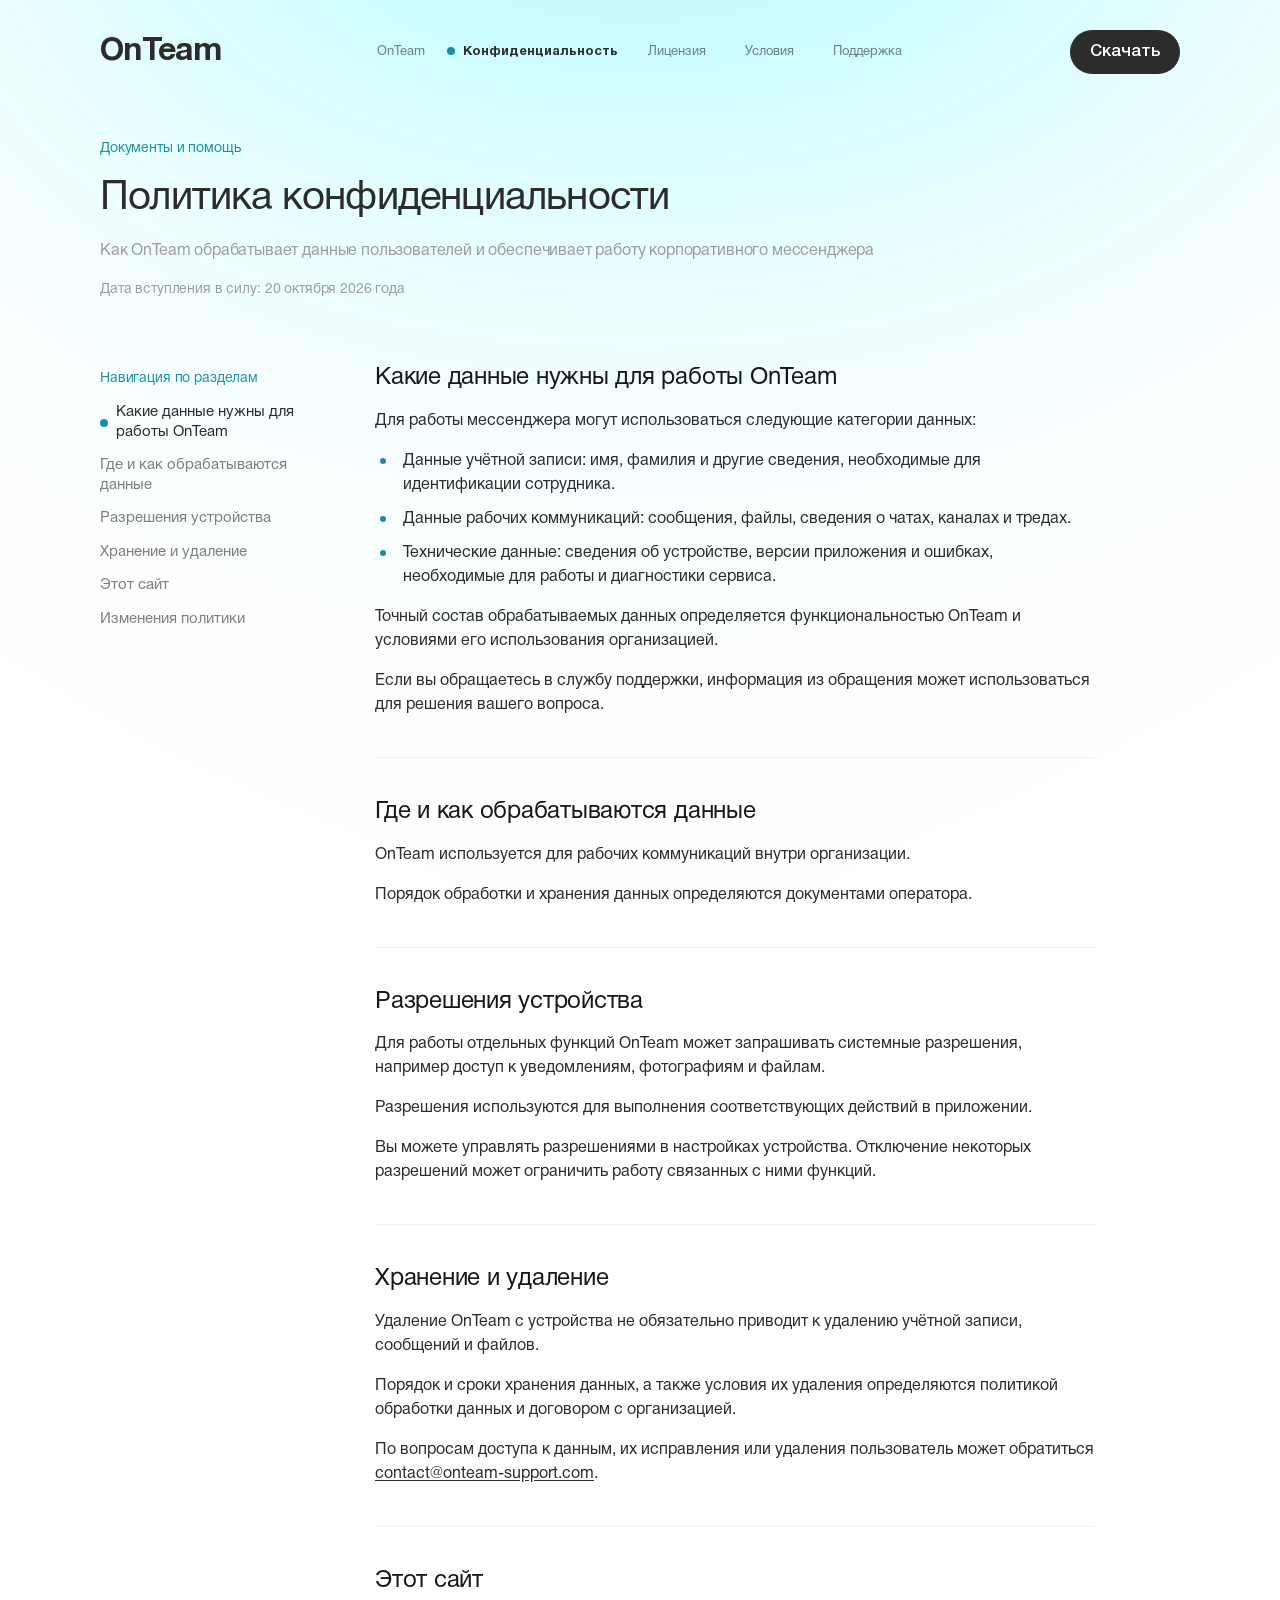
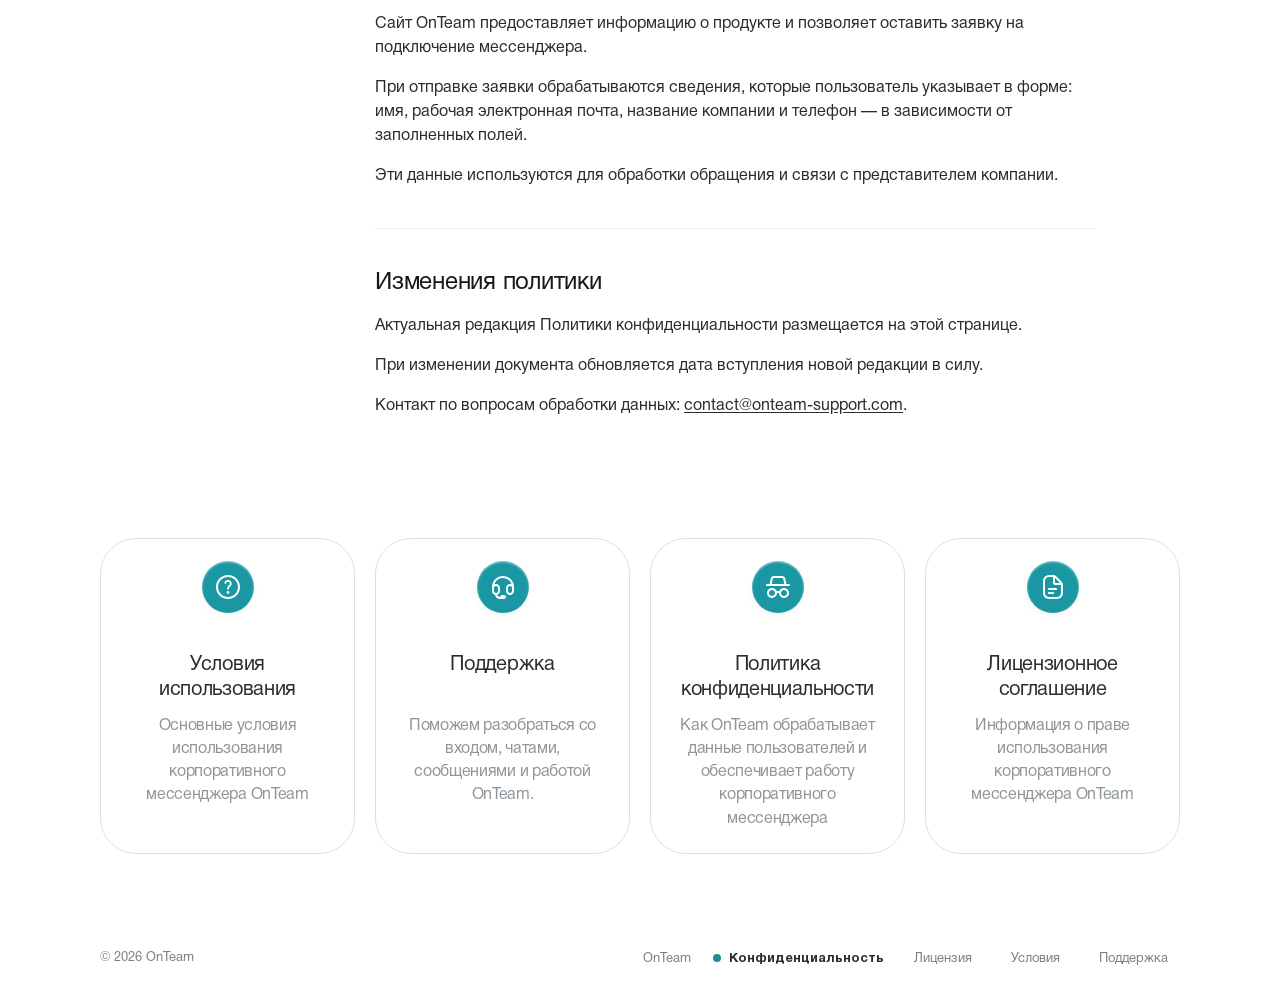
<file: biz/legal/privacy/index.html>
<!doctype html>
<html lang="ru">
<head>
  <meta charset="utf-8">
  <meta name="viewport" content="width=device-width, initial-scale=1">
  <title>Политика конфиденциальности — переход</title>
  <meta http-equiv="refresh" content="0; url=../../../privacy.html">
  <link rel="canonical" href="../../../privacy.html">
  <script>window.location.replace('../../../privacy.html' + window.location.search + window.location.hash);</script>
</head>
<body>
  <p><a href="../../../privacy.html">Перейти: Политика конфиденциальности</a></p>
</body>
</html>
</file>
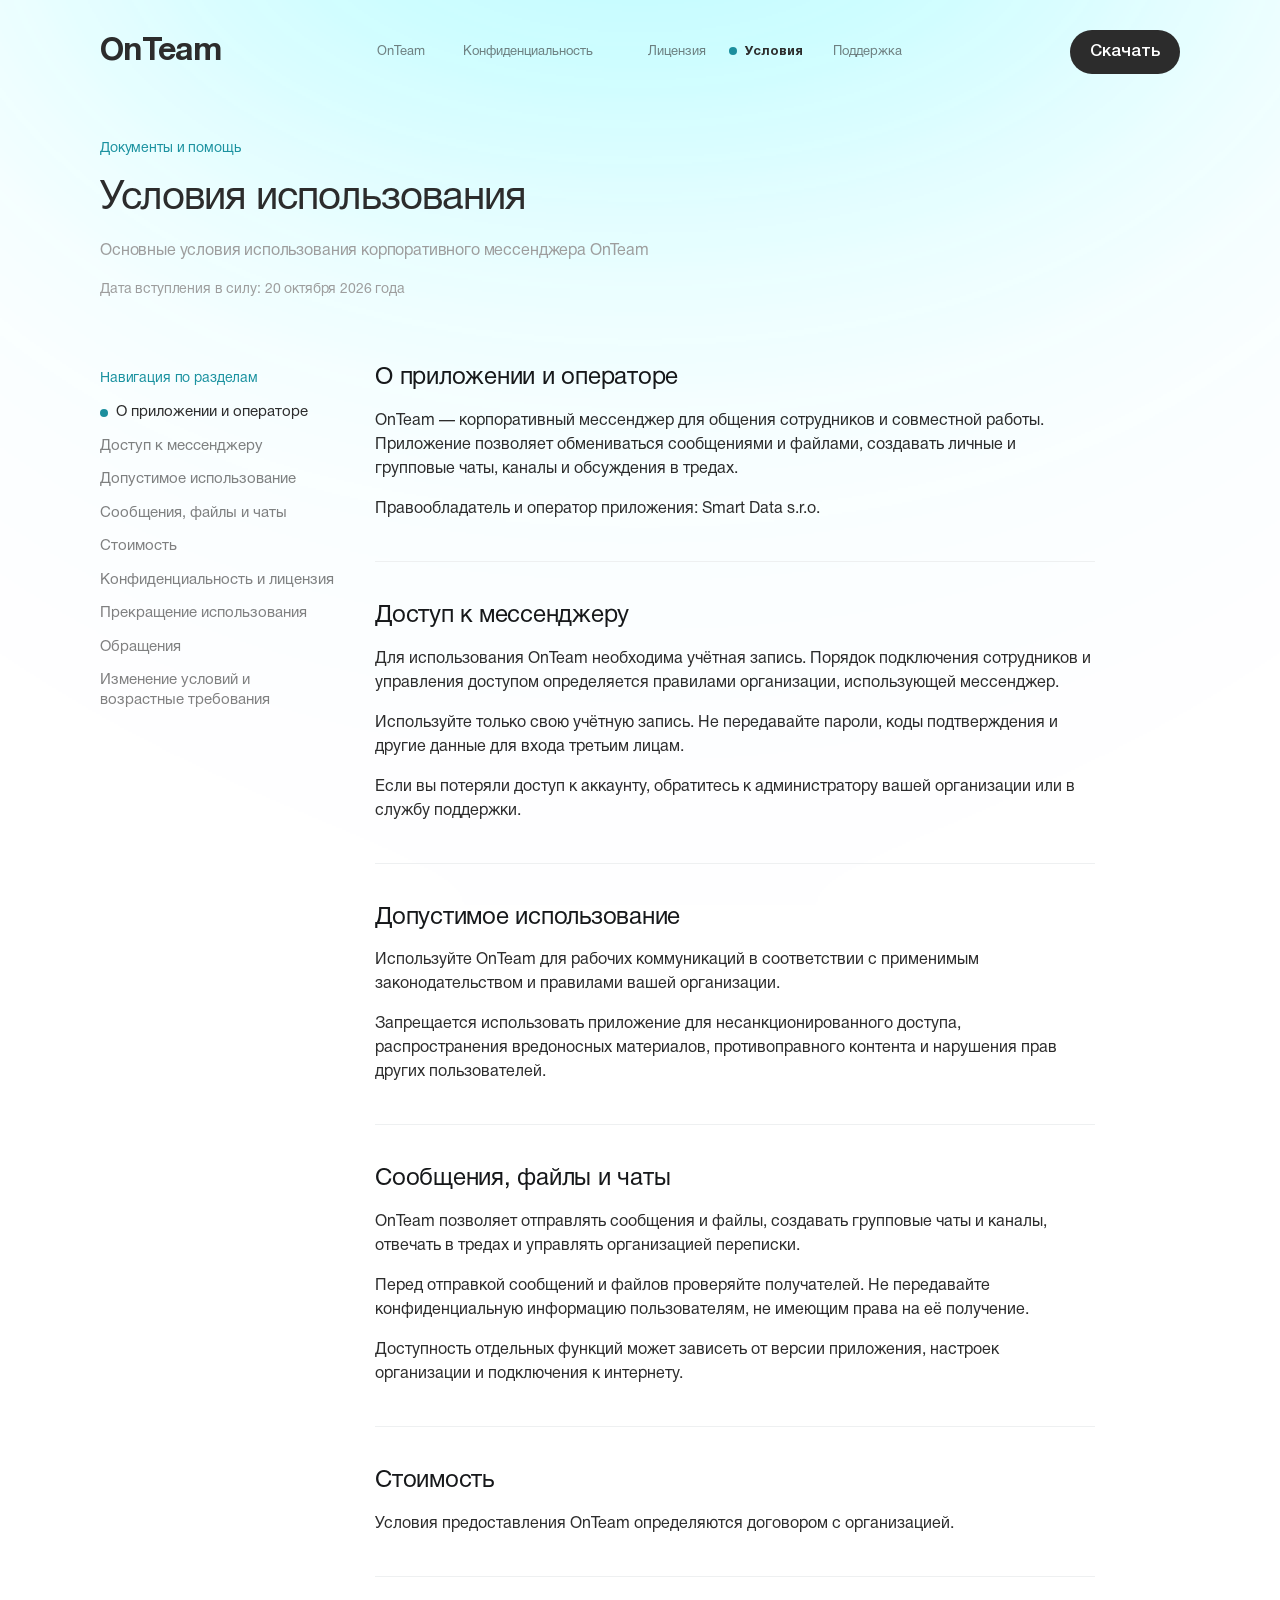
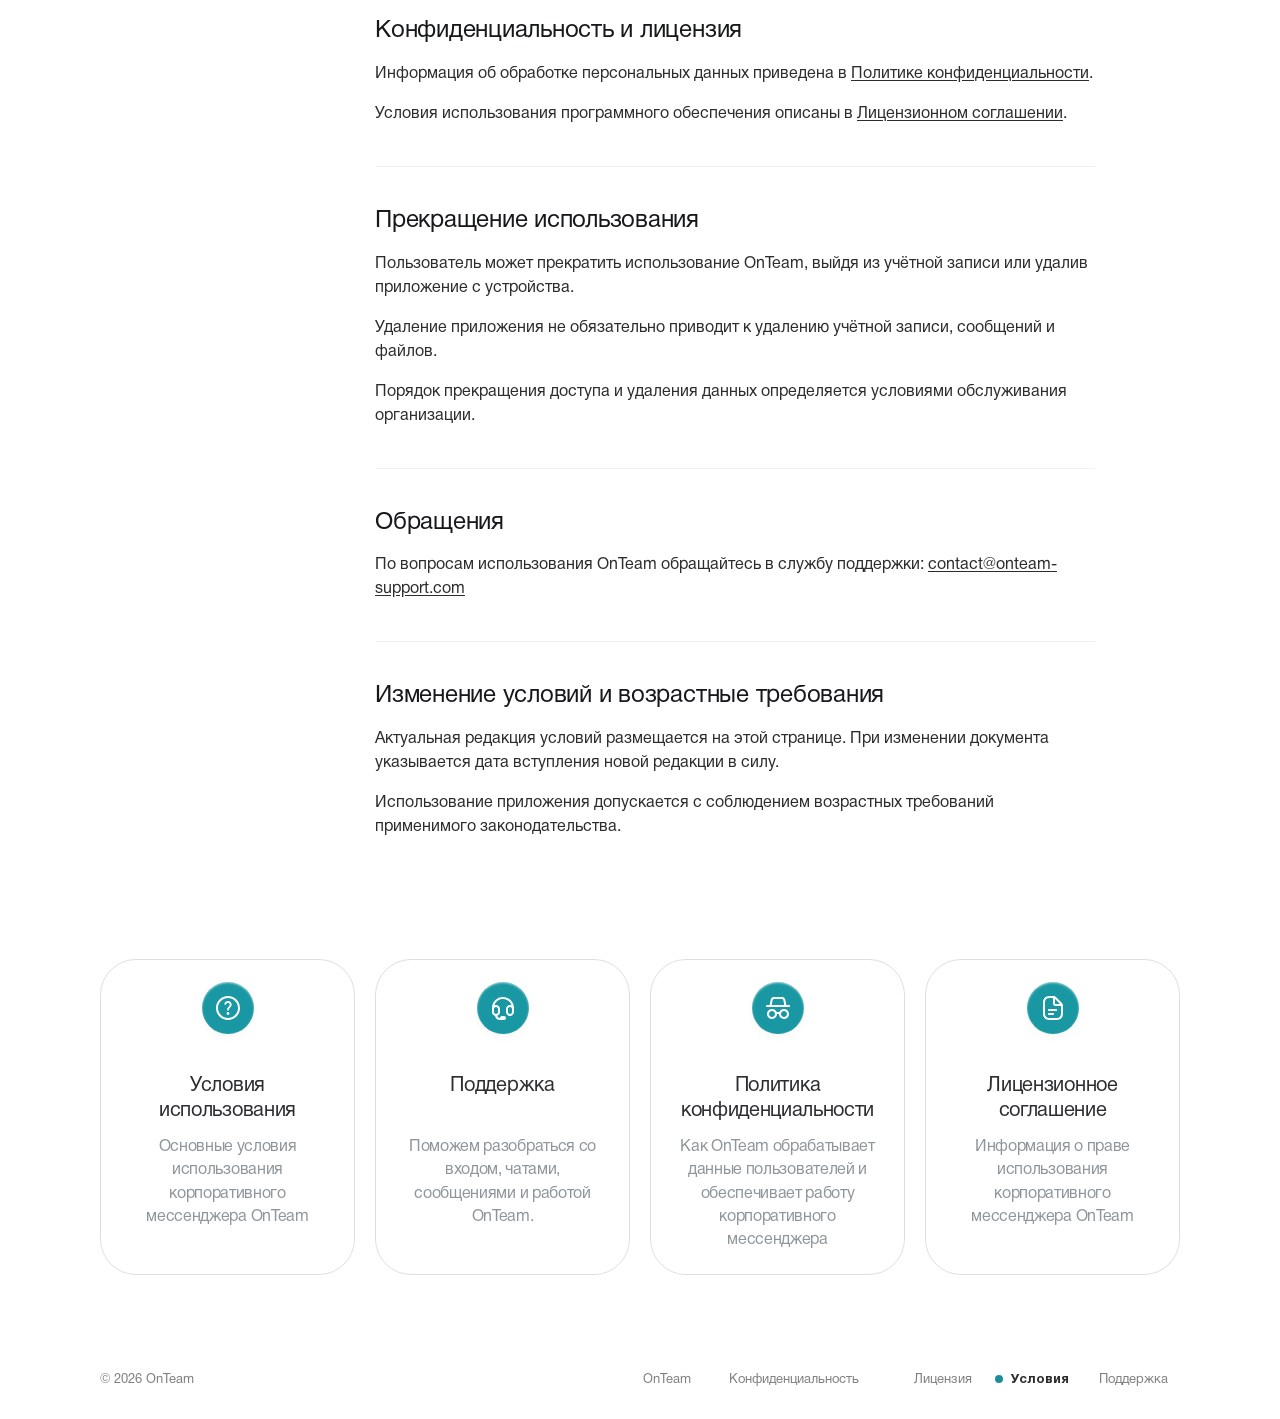
<file: biz/legal/termsofuse/index.html>
<!doctype html>
<html lang="ru">
<head>
  <meta charset="utf-8">
  <meta name="viewport" content="width=device-width, initial-scale=1">
  <title>Условия использования — переход</title>
  <meta http-equiv="refresh" content="0; url=../../../terms.html">
  <link rel="canonical" href="../../../terms.html">
  <script>window.location.replace('../../../terms.html' + window.location.search + window.location.hash);</script>
</head>
<body>
  <p><a href="../../../terms.html">Перейти: Условия использования</a></p>
</body>
</html>
</file>
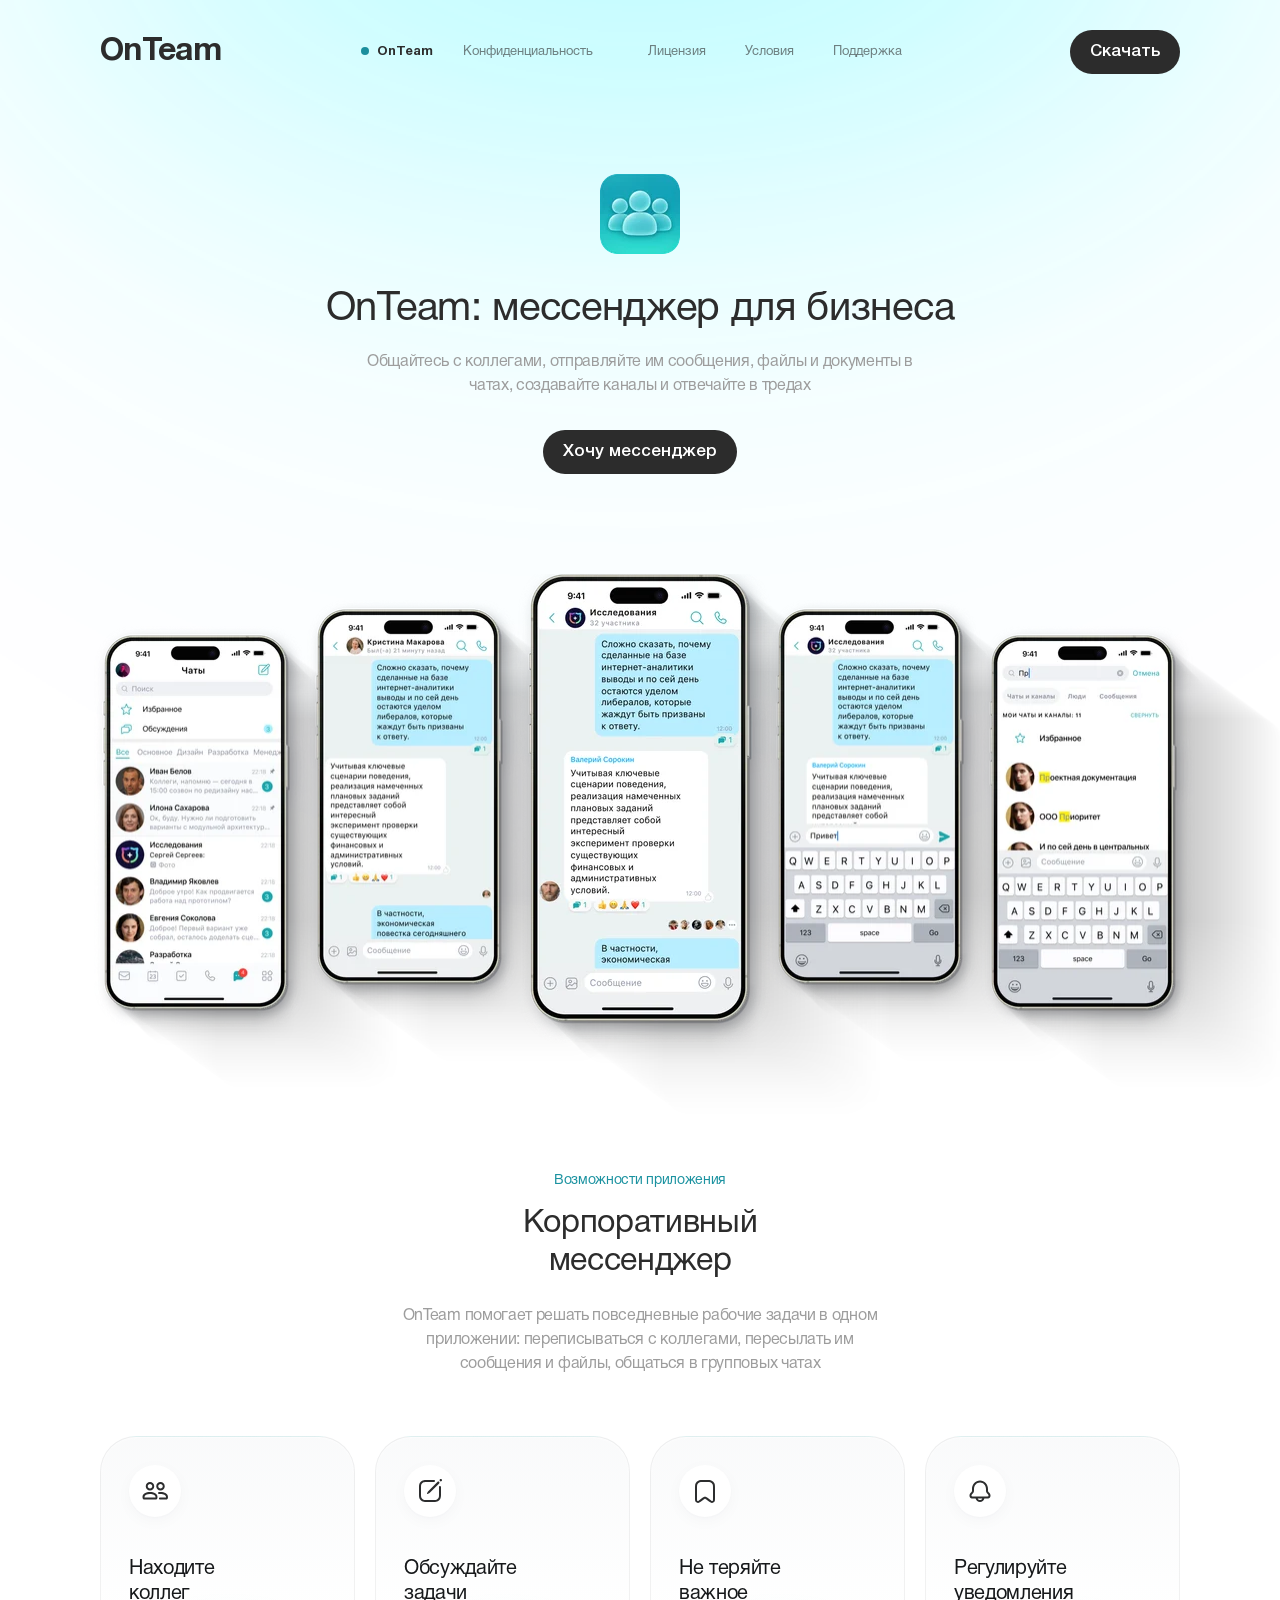
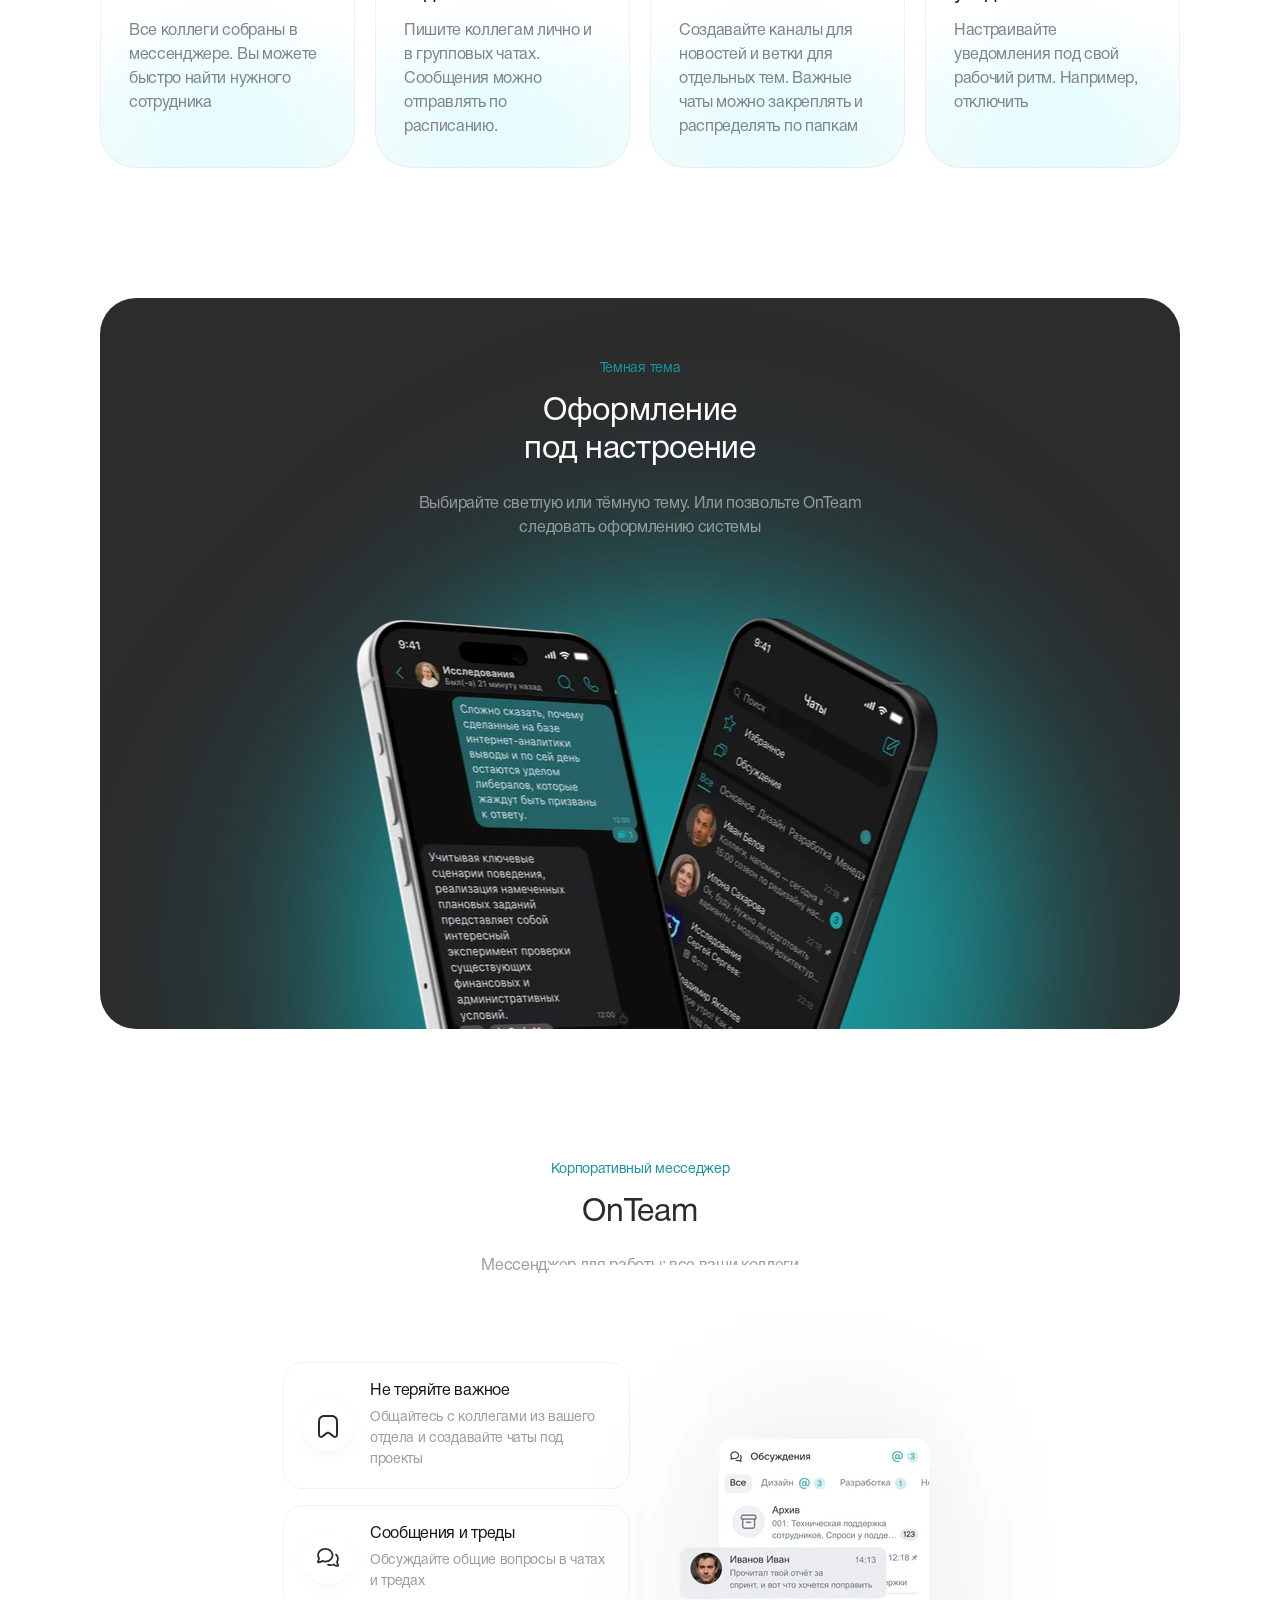
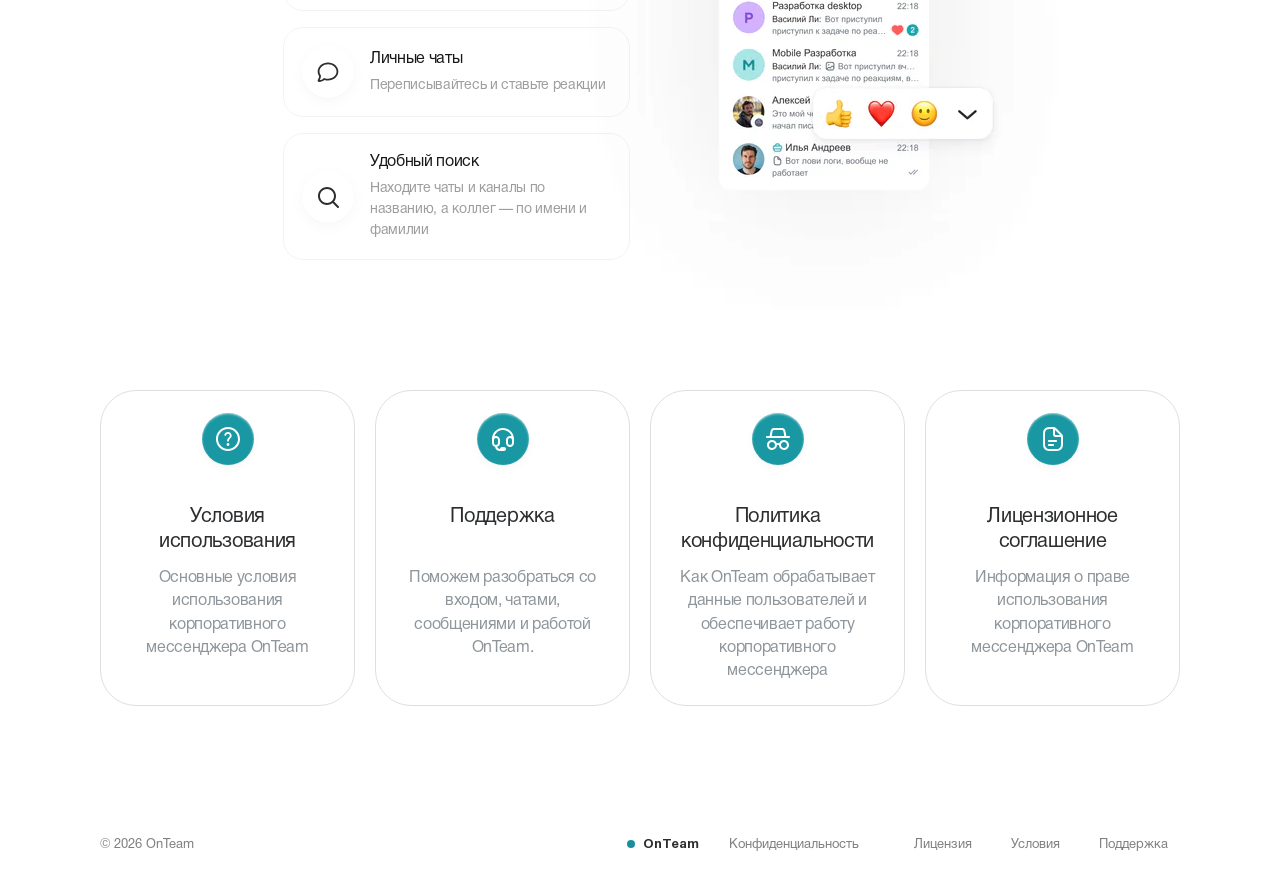
<file: docs/saas/intro/software/index.html>
<!doctype html>
<html lang="ru">
<head>
  <meta charset="utf-8">
  <meta name="viewport" content="width=device-width, initial-scale=1">
  <title>OnTeam — переход</title>
  <meta http-equiv="refresh" content="0; url=../../../../">
  <link rel="canonical" href="../../../../">
  <script>window.location.replace('../../../../' + window.location.search + window.location.hash);</script>
</head>
<body>
  <p><a href="../../../../">Перейти: OnTeam</a></p>
</body>
</html>
</file>
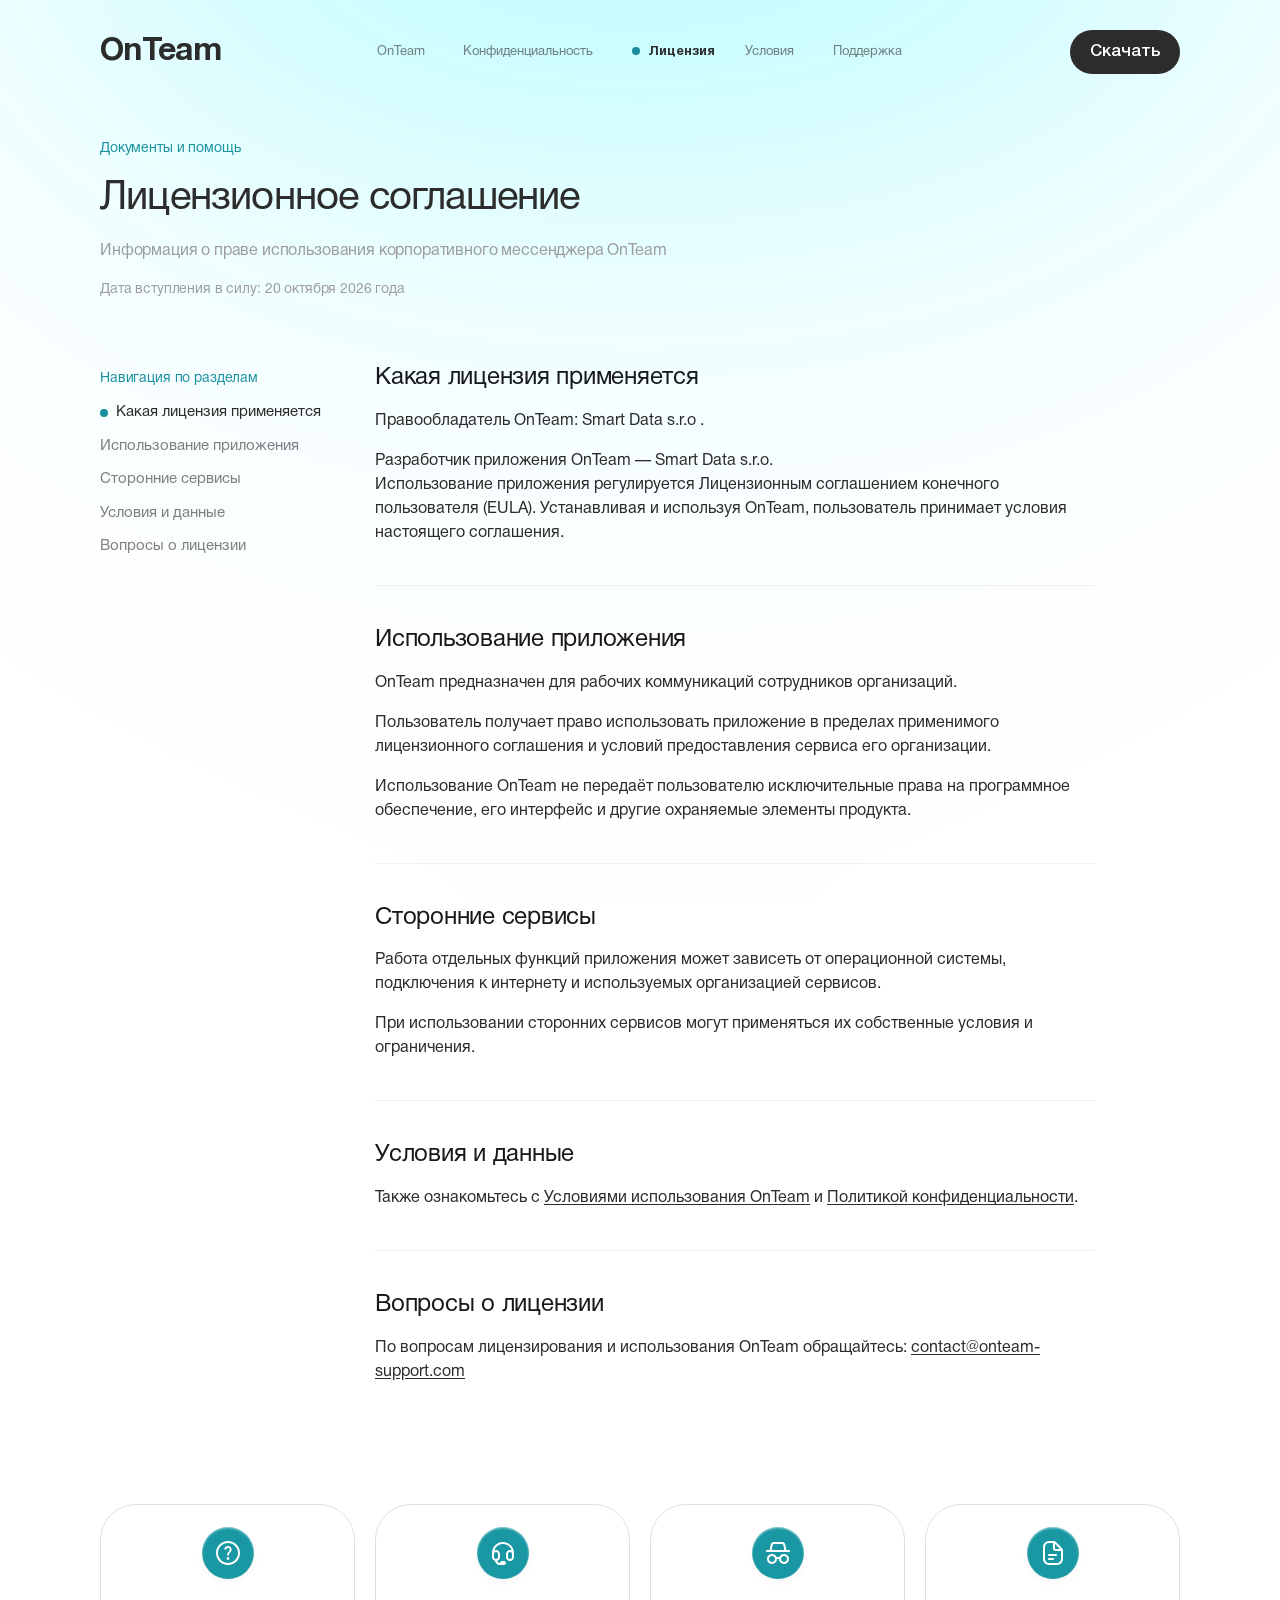
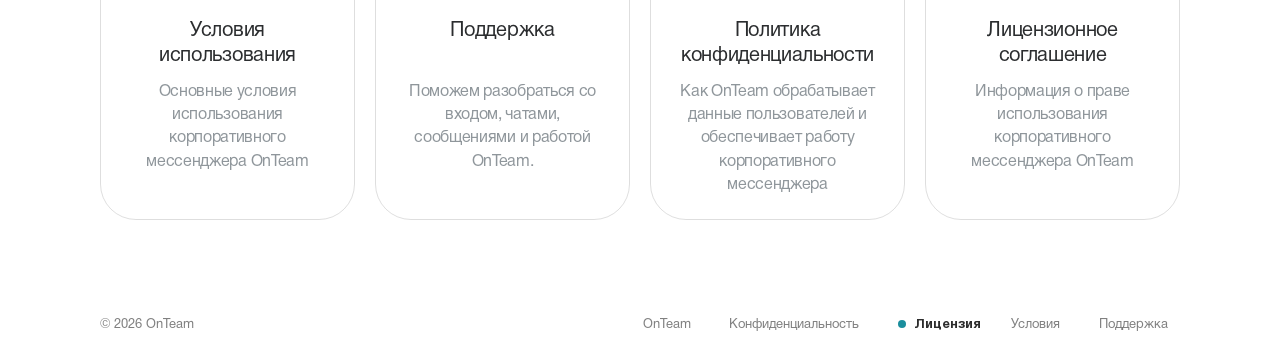
<file: agreement.html>
<!doctype html>
<html lang="ru">
<head>
  <meta charset="UTF-8">
  <meta name="viewport" content="width=device-width, initial-scale=1">
  <title>Лицензионное соглашение — OnTeam</title>
  <link rel="icon" type="image/svg+xml" href="./assets/favicon-C19bd5fR.svg">
  <script type="module">(function(){const t=document.createElement("link").relList;if(t&&t.supports&&t.supports("modulepreload"))return;for(const r of document.querySelectorAll('link[rel="modulepreload"]'))i(r);new MutationObserver(r=>{for(const o of r)if(o.type==="childList")for(const c of o.addedNodes)c.tagName==="LINK"&&c.rel==="modulepreload"&&i(c)}).observe(document,{childList:!0,subtree:!0});function n(r){const o={};return r.integrity&&(o.integrity=r.integrity),r.referrerPolicy&&(o.referrerPolicy=r.referrerPolicy),r.crossOrigin==="use-credentials"?o.credentials="include":r.crossOrigin==="anonymous"?o.credentials="omit":o.credentials="same-origin",o}function i(r){if(r.ep)return;r.ep=!0;const o=n(r);fetch(r.href,o)}})();function k(){document.addEventListener("click",e=>{if(e.defaultPrevented||e.button!==0||e.metaKey||e.ctrlKey||e.shiftKey||e.altKey)return;const t=e.target.closest('a[href^="#"]');if(!t)return;const n=document.getElementById(decodeURIComponent(t.hash.slice(1)));if(n){e.preventDefault(),n.scrollIntoView();try{history.pushState(null,"",t.hash)}catch{}window.dispatchEvent(new HashChangeEvent("hashchange"))}})}const q=/^[^\s@]+@[^\s@]+\.[^\s@]{2,}$/;function b(e){return q.test(e.trim())}function O(e){return new Promise(t=>setTimeout(t,600))}function M(e){const t=e.querySelector("#lead-name"),n=e.querySelector("#lead-email"),i=e.querySelector('button[type="submit"]'),r=e.closest("dialog"),o=r.querySelector(".modal__success"),c=r.querySelector("#modal-success-title"),p=e.querySelector("#lead-email-error"),g=()=>t.value.trim()!==""&&b(n.value),f=()=>{i.getAttribute("aria-busy")!=="true"&&(i.disabled=!g())},m=d=>{p.hidden=!d,d?n.setAttribute("aria-invalid","true"):n.removeAttribute("aria-invalid")},E=()=>n.value.trim()!==""&&!b(n.value);n.addEventListener("blur",()=>m(E())),n.addEventListener("input",()=>{!p.hidden&&!E()&&m(!1)}),e.addEventListener("input",f),e.addEventListener("submit",async d=>{d.preventDefault(),g()&&(i.disabled=!0,i.setAttribute("aria-busy","true"),await O({name:t.value.trim(),email:n.value.trim()}),i.removeAttribute("aria-busy"),e.hidden=!0,o.hidden=!1,c.focus())}),r.addEventListener("close",()=>{o.hidden||(e.reset(),e.hidden=!1,o.hidden=!0,m(!1),f())}),f()}function I(){const e=[...document.querySelectorAll(".legal__toc-link")];if(e.length===0)return;const t=n=>{const i=e.find(r=>r.hash===n)??e[0];e.forEach(r=>r.toggleAttribute("aria-current",r===i)),i.setAttribute("aria-current","true")};t(location.hash),window.addEventListener("hashchange",()=>t(location.hash))}const P='a[href], button:not([disabled]), input:not([disabled]), [tabindex]:not([tabindex="-1"])';function L(e,t){if(t.key!=="Tab")return;const n=[...e.querySelectorAll(P)].filter(c=>c.checkVisibility());if(n.length===0)return;const i=n[0],r=n[n.length-1],o=e.contains(document.activeElement);t.shiftKey&&(document.activeElement===i||!o)?(t.preventDefault(),r.focus()):!t.shiftKey&&(document.activeElement===r||!o)&&(t.preventDefault(),i.focus())}let u=0;function w(){if(u===0){const e=document.documentElement;e.style.setProperty("--scrollbar-width",`${window.innerWidth-e.clientWidth}px`),e.classList.add("is-scroll-locked")}u+=1}function A(){if(u!==0&&(u-=1,u===0)){const e=document.documentElement;e.classList.remove("is-scroll-locked"),e.style.removeProperty("--scrollbar-width")}}const F="(min-width: 1280px)";let s,l;const S=()=>[...document.body.children].filter(e=>e!==s&&e.tagName!=="DIALOG"&&e.tagName!=="SCRIPT");function y(){return!!(s&&!s.hidden)}function K(){!s||y()||(s.hidden=!1,l?.setAttribute("aria-expanded","true"),S().forEach(e=>e.setAttribute("inert","")),w(),s.querySelector(".menu__close")?.focus())}function a({restoreFocus:e=!0}={}){y()&&(s.hidden=!0,l?.setAttribute("aria-expanded","false"),S().forEach(t=>t.removeAttribute("inert")),A(),e&&l?.focus())}function B(){s=document.getElementById("mobile-menu"),l=document.querySelector("[data-menu-open]"),!(!s||!l)&&(l.addEventListener("click",K),s.addEventListener("click",e=>{e.target.closest("[data-menu-close]")?a():e.target.closest("a")&&a({restoreFocus:!1})}),document.addEventListener("keydown",e=>{y()&&(e.key==="Escape"?a():L(s,e))}),window.matchMedia(F).addEventListener("change",e=>{e.matches&&a({restoreFocus:!1})}),window.addEventListener("pageshow",e=>{e.persisted&&a({restoreFocus:!1})}))}const h=new Map;function x(e,t){const n=document.getElementById(e);if(!n||n.open)return;h.set(e,t),a({restoreFocus:!1}),n.showModal(),w();const i=n.querySelector("#lead-name");i&&i.checkVisibility()&&i.focus()}function D(e){A();const t=h.get(e.id);h.delete(e.id),(t&&t.checkVisibility()?t:document.querySelector("[data-menu-open]"))?.focus()}function T(){document.addEventListener("click",e=>{const t=e.target.closest("[data-modal-open]");t&&x(`modal-${t.dataset.modalOpen}`,t)}),document.querySelectorAll("dialog.modal").forEach(e=>{let t=!1;e.addEventListener("pointerdown",n=>{t=n.target===e}),e.addEventListener("click",n=>{(n.target===e&&t||n.target.closest("[data-modal-close]"))&&e.close()}),e.addEventListener("keydown",n=>L(e,n)),e.addEventListener("close",()=>D(e))})}k();B();T();I();const v=document.getElementById("lead-form");v&&M(v);
</script>
  <link rel="stylesheet" href="./assets/main-DOLx4Dm2.css">
  <link rel="stylesheet" href="./assets/layout.css?v=6a6409a68a">
</head>
<body>
  <a class="skip-link" href="#main">Перейти к содержимому</a>
  <div class="page-glow" aria-hidden="true"></div>
  <header class="header">
    <div class="container header__inner">
      <a class="header__logo" href="index.html">OnTeam</a>
      <nav class="header__nav" aria-label="Основная навигация">
        <a class="nav__link" href="index.html" data-text="OnTeam">OnTeam</a>
        <a class="nav__link" href="privacy.html" data-text="Конфиденциальность">Конфиденциальность</a>
        <a class="nav__link" href="agreement.html" data-text="Лицензия" aria-current="page">Лицензия</a>
        <a class="nav__link" href="terms.html" data-text="Условия">Условия</a>
        <a class="nav__link" href="support.html" data-text="Поддержка">Поддержка</a>
      </nav>
      <button class="btn btn--dark header__download" type="button" data-modal-open="lead"><span class="btn__label">Скачать</span></button>
      <button class="header__burger" type="button" data-menu-open aria-controls="mobile-menu" aria-expanded="false" aria-label="Открыть меню">
        <img src="./assets/ic-burger-CY27RroU.svg" width="24" height="24" alt="">
      </button>
    </div>
  </header>
  <main id="main" class="legal">
    <div class="container">
      <section class="legal__hero">
        <p class="legal__crumb">Документы и помощь</p>
        <h1 class="legal__title">Лицензионное соглашение</h1>
        <p class="legal__lead">Информация о праве использования корпоративного мессенджера OnTeam</p>
        <p class="legal__date">Дата вступления в силу: 20 октября 2026 года</p>
      </section>
      <div class="legal__main">
        <nav class="legal__toc" aria-label="Навигация по разделам">
          <p class="legal__toc-title">Навигация по разделам</p>
          <ul class="legal__toc-list">
            <li><a class="legal__toc-link" href="#kakaya-litsenziya-primenyaetsya" aria-current="true">Какая лицензия применяется</a></li>
            <li><a class="legal__toc-link" href="#ispolzovanie-prilozheniya">Использование приложения</a></li>
            <li><a class="legal__toc-link" href="#storonnie-servisy">Сторонние сервисы</a></li>
            <li><a class="legal__toc-link" href="#usloviya-i-dannye">Условия и данные</a></li>
            <li><a class="legal__toc-link" href="#voprosy-o-litsenzii">Вопросы о лицензии</a></li>
          </ul>
        </nav>
        <article class="legal__content">
          <section class="legal__section" id="kakaya-litsenziya-primenyaetsya">
            <h2>Какая лицензия применяется</h2>
            <p>Правообладатель OnTeam: Smart Data s.r.o .</p>
            <p>Разработчик приложения OnTeam — Smart Data s.r.o.<br>Использование приложения регулируется Лицензионным соглашением конечного пользователя (EULA). Устанавливая и используя OnTeam, пользователь принимает условия настоящего соглашения.</p>
          </section>
          <section class="legal__section" id="ispolzovanie-prilozheniya">
            <h2>Использование приложения</h2>
            <p>OnTeam предназначен для рабочих коммуникаций сотрудников организаций.</p>
            <p>Пользователь получает право использовать приложение в пределах применимого лицензионного соглашения и условий предоставления сервиса его организации.</p>
            <p>Использование OnTeam не передаёт пользователю исключительные права на программное обеспечение, его интерфейс и другие охраняемые элементы продукта.</p>
          </section>
          <section class="legal__section" id="storonnie-servisy">
            <h2>Сторонние сервисы</h2>
            <p>Работа отдельных функций приложения может зависеть от операционной системы, подключения к интернету и используемых организацией сервисов.</p>
            <p>При использовании сторонних сервисов могут применяться их собственные условия и ограничения.</p>
          </section>
          <section class="legal__section" id="usloviya-i-dannye">
            <h2>Условия и данные</h2>
            <p>Также ознакомьтесь с <a href="terms.html">Условиями использования OnTeam</a> и <a href="privacy.html">Политикой конфиденциальности</a>.</p>
          </section>
          <section class="legal__section" id="voprosy-o-litsenzii">
            <h2>Вопросы о лицензии</h2>
            <p>По вопросам лицензирования и использования OnTeam обращайтесь: <a href="mailto:contact@onteam-support.com">contact@onteam-support.com</a></p>
          </section>
        </article>
      </div>
    </div>
    <div class="section legal__docs">
      <div class="container">
        <section class="docs" aria-labelledby="docs-title">
          <h2 class="visually-hidden" id="docs-title">Документы</h2>
          <ul class="docs__list">
            <li>
              <a class="doc-card" href="terms.html">
                <span class="doc-card__icon"><img src="./assets/ic-question-round-DoX0bzm0.svg" width="28" height="28" alt=""></span>
                <span class="doc-card__body">
                  <span class="doc-card__title">Условия использования</span>
                  <span class="doc-card__text">Основные условия использования корпоративного мессенджера OnTeam</span>
                </span>
              </a>
            </li>
            <li>
              <a class="doc-card" href="support.html">
                <span class="doc-card__icon"><img src="./assets/ic-headphones-support-rFlMaOmg.svg" width="28" height="28" alt=""></span>
                <span class="doc-card__body">
                  <span class="doc-card__title">Поддержка</span>
                  <span class="doc-card__text">Поможем разобраться со входом, чатами, сообщениями и работой OnTeam.</span>
                </span>
              </a>
            </li>
            <li>
              <a class="doc-card" href="privacy.html">
                <span class="doc-card__icon"><img src="./assets/ic-incognito-BPkBWG-0.svg" width="28" height="28" alt=""></span>
                <span class="doc-card__body">
                  <span class="doc-card__title">Политика конфиденциальности</span>
                  <span class="doc-card__text">Как OnTeam обрабатывает данные пользователей и обеспечивает работу корпоративного мессенджера</span>
                </span>
              </a>
            </li>
            <li>
              <a class="doc-card" href="agreement.html">
                <span class="doc-card__icon"><img src="./assets/ic-document-text-CcpHK9o1.svg" width="28" height="28" alt=""></span>
                <span class="doc-card__body">
                  <span class="doc-card__title">Лицензионное соглашение</span>
                  <span class="doc-card__text">Информация о праве использования корпоративного мессенджера OnTeam</span>
                </span>
              </a>
            </li>
          </ul>
        </section>
      </div>
    </div>
  </main>
  <footer class="footer">
    <div class="container footer__inner">
      <p class="footer__copy">© 2026 OnTeam</p>
      <nav class="footer__nav" aria-label="Навигация в подвале">
        <a class="nav__link" href="index.html" data-text="OnTeam">OnTeam</a>
        <a class="nav__link" href="privacy.html" data-text="Конфиденциальность">Конфиденциальность</a>
        <a class="nav__link" href="agreement.html" data-text="Лицензия" aria-current="page">Лицензия</a>
        <a class="nav__link" href="terms.html" data-text="Условия">Условия</a>
        <a class="nav__link" href="support.html" data-text="Поддержка">Поддержка</a>
      </nav>
    </div>
  </footer>
  <div class="menu" id="mobile-menu" hidden>
    <div class="menu__overlay" data-menu-close></div>
    <div class="menu__panel" role="dialog" aria-modal="true" aria-label="Меню">
      <button class="menu__close" type="button" data-menu-close aria-label="Закрыть меню">
        <img src="./assets/ic-close-C1zHbGpJ.svg" width="23" height="23" alt="">
      </button>
      <div class="menu__body">
        <picture class="menu__icon">
          <source type="image/webp" srcset="./assets/app-icon@1x-Drrd5O1l.webp 80w, ./assets/app-icon@2x-D1WDWjwt.webp 160w" sizes="32px">
          <img decoding="async" src="./assets/app-icon@1x-Drrd5O1l.webp" srcset="./assets/app-icon@1x-Drrd5O1l.webp 80w, ./assets/app-icon@2x-D1WDWjwt.webp 160w" sizes="32px" width="32" height="32" alt="">
        </picture>
        <nav class="menu__nav" aria-label="Меню">
          <a class="nav__link menu__link" href="index.html" data-text="OnTeam">OnTeam<img class="nav__arrow" src="./assets/ic-arrow-ne-DCdm4BQB.svg" width="16" height="16" alt=""></a>
          <a class="nav__link menu__link" href="privacy.html" data-text="Конфиденциальность">Конфиденциальность<img class="nav__arrow" src="./assets/ic-arrow-ne-DCdm4BQB.svg" width="16" height="16" alt=""></a>
          <a class="nav__link menu__link" href="agreement.html" data-text="Лицензия" aria-current="page">Лицензия<img class="nav__arrow" src="./assets/ic-arrow-ne-DCdm4BQB.svg" width="16" height="16" alt=""></a>
          <a class="nav__link menu__link" href="terms.html" data-text="Условия">Условия<img class="nav__arrow" src="./assets/ic-arrow-ne-DCdm4BQB.svg" width="16" height="16" alt=""></a>
          <a class="nav__link menu__link" href="support.html" data-text="Поддержка">Поддержка<img class="nav__arrow" src="./assets/ic-arrow-ne-DCdm4BQB.svg" width="16" height="16" alt=""></a>
        </nav>
      </div>
      <button class="btn btn--dark menu__download" type="button" data-modal-open="lead"><span class="btn__label">Скачать</span></button>
    </div>
  </div>
  <dialog class="modal" id="modal-lead" aria-labelledby="modal-lead-title">
    <div class="modal__panel">
      <button class="modal__close" type="button" data-modal-close aria-label="Закрыть">
        <img src="./assets/ic-close-C1zHbGpJ.svg" width="23" height="23" alt="">
      </button>
      <form class="modal__form" id="lead-form" novalidate>
        <div class="modal__head">
          <h2 class="modal__title" id="modal-lead-title">Хочу стать клиентом</h2>
          <p class="modal__text">Оставьте контакты, и мы расскажем, как подключить OnTeam для вашей команды.</p>
        </div>
        <div class="modal__fields">
          <div class="field">
            <label class="field__label" for="lead-name">Ваше имя *</label>
            <input class="field__input" id="lead-name" name="name" type="text" autocomplete="name" placeholder="Введите имя" required>
          </div>
          <div class="field">
            <label class="field__label" for="lead-email">Электронная почта *</label>
            <input class="field__input" id="lead-email" name="email" type="email" autocomplete="email" inputmode="email" placeholder="Введите email" aria-describedby="lead-email-error" required>
            <p class="field__error" id="lead-email-error" hidden>Введите корректный e-mail</p>
          </div>
        </div>
        <button class="modal__submit" type="submit" aria-describedby="lead-hint" disabled><span class="btn__label">Отправить заявку</span></button>
        <p class="visually-hidden" id="lead-hint">Чтобы отправить заявку, укажите имя и корректный адрес электронной почты.</p>
        <p class="modal__text">Нажимая «Отправить заявку», вы соглашаетесь на обработку персональных данных в соответствии с <a class="modal__link" href="privacy.html">Политикой конфиденциальности</a>.</p>
      </form>
      <div class="modal__success" role="status" hidden>
        <span class="modal__check">
          <img src="./assets/ic-check-DDJsIHdH.svg" width="28" height="28" alt="">
        </span>
        <div class="modal__head">
          <h2 class="modal__title" id="modal-success-title" tabindex="-1">Заявка отправлена</h2>
          <p class="modal__text">Спасибо! Мы свяжемся с вами по указанной почте и расскажем, как подключить OnTeam для вашей команды.</p>
        </div>
        <button class="btn btn--dark modal__done" type="button" data-modal-close><span class="btn__label">Понятно</span></button>
      </div>
    </div>
  </dialog>
</body>
</html>
</file>
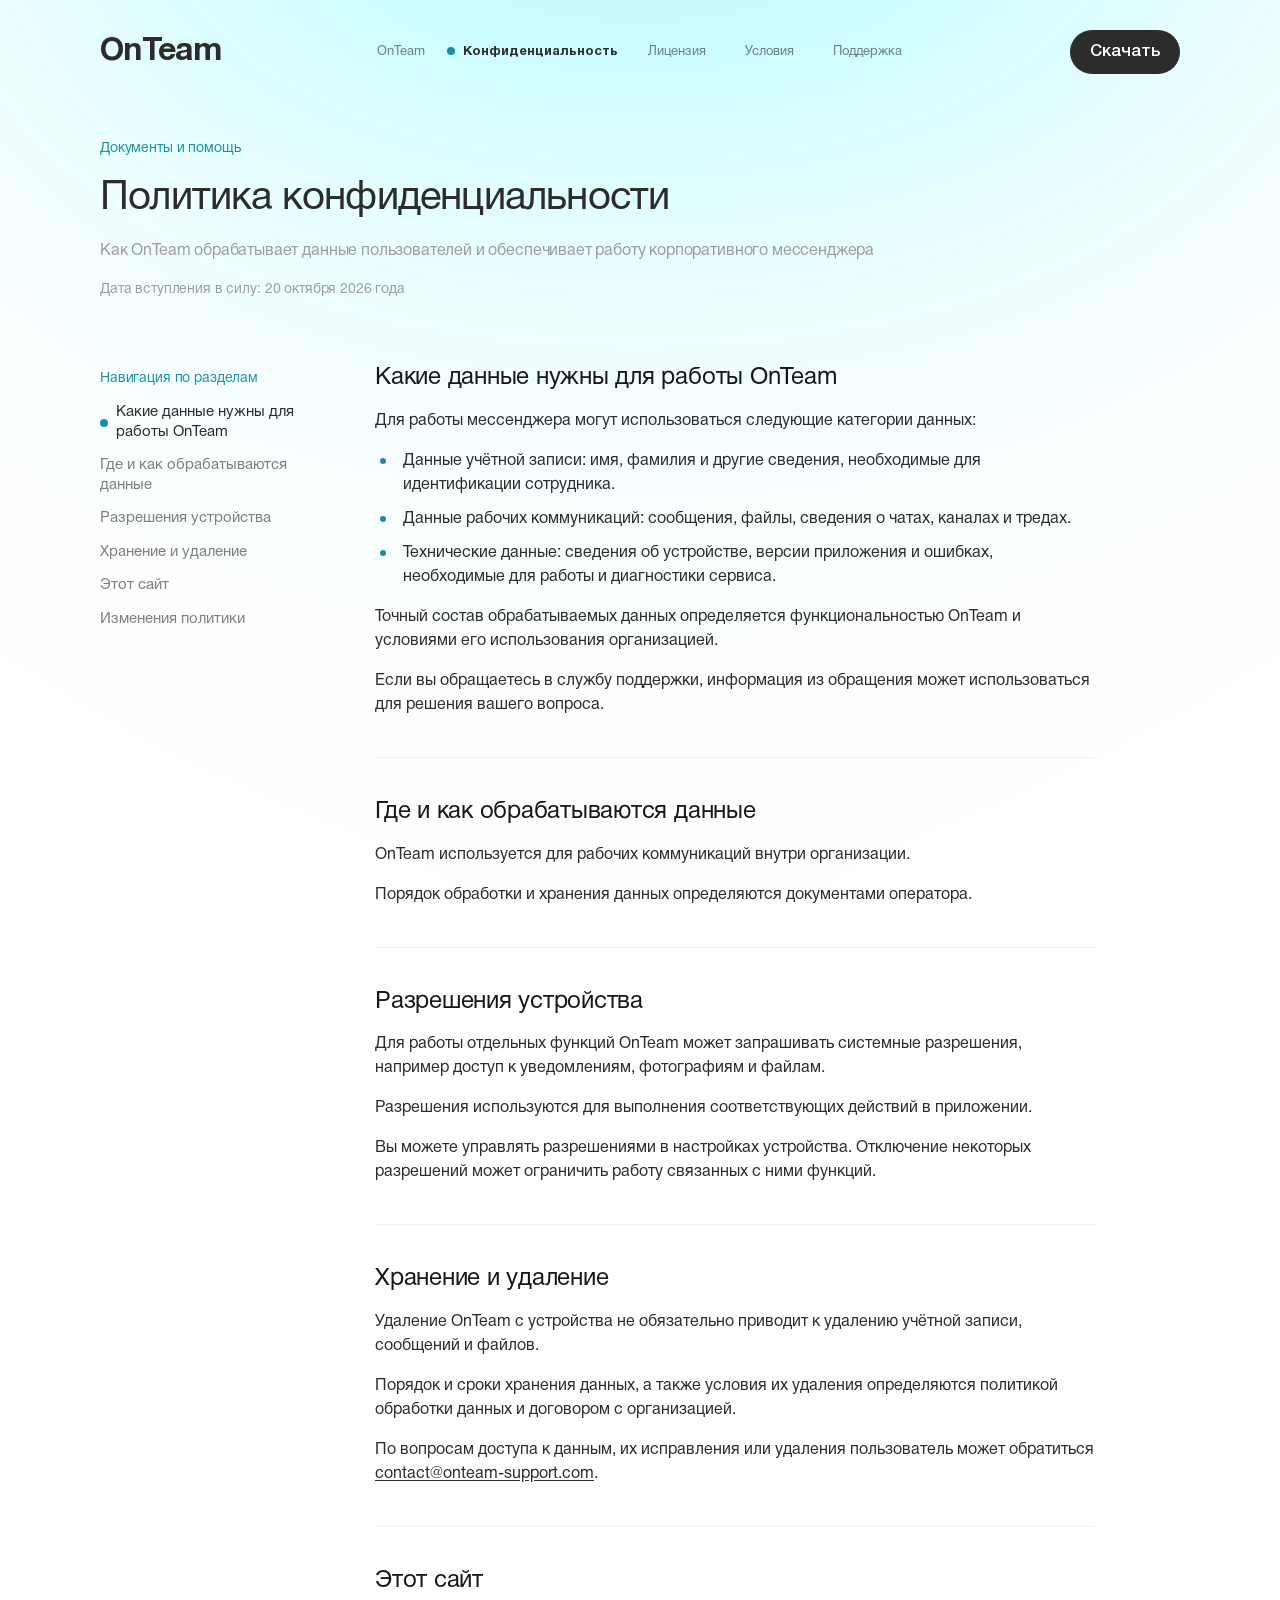
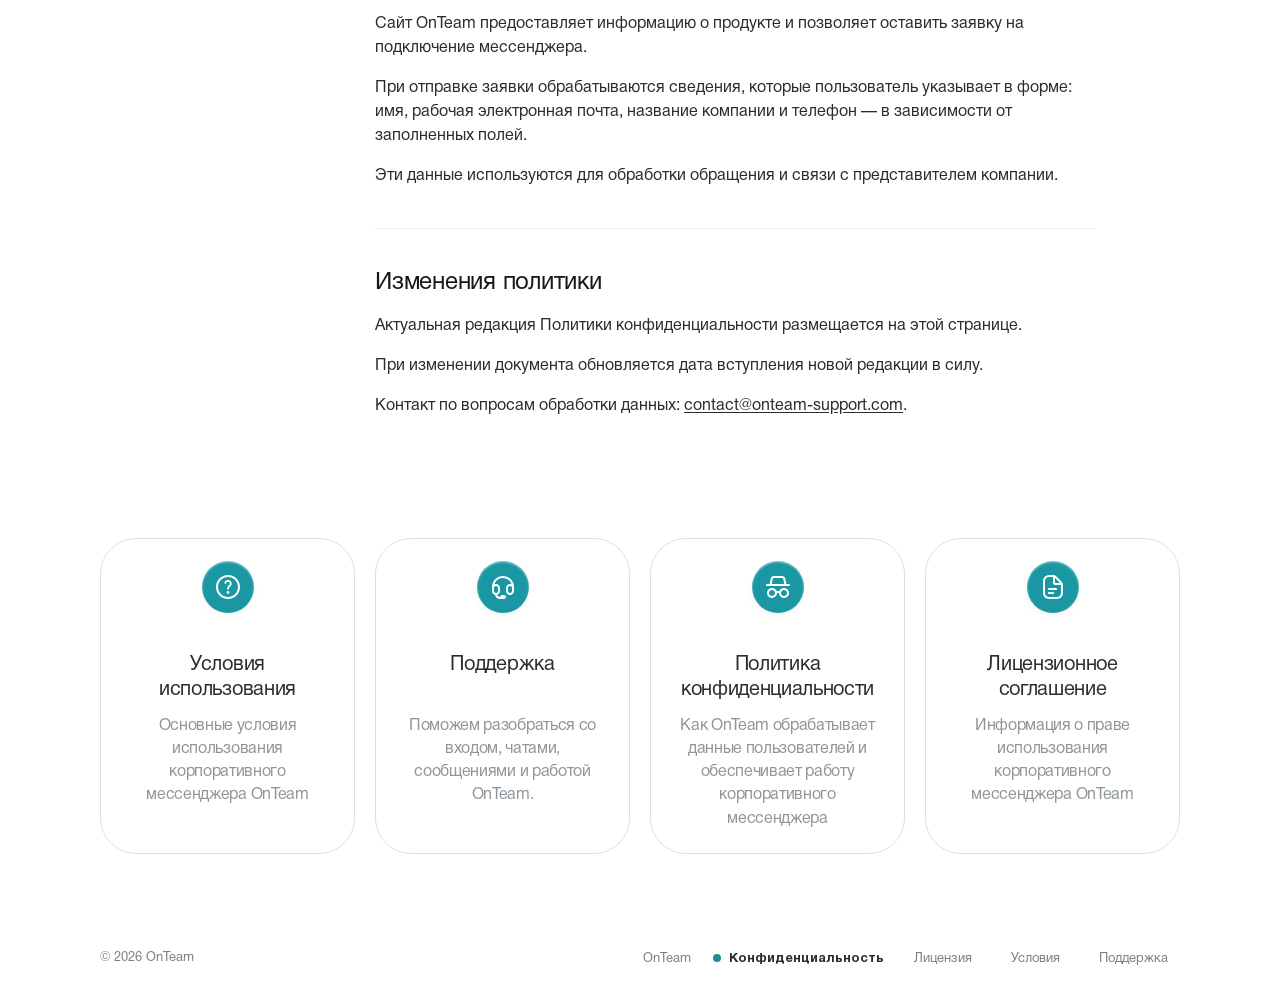
<file: privacy.html>
<!doctype html>
<html lang="ru">
<head>
  <meta charset="UTF-8">
  <meta name="viewport" content="width=device-width, initial-scale=1">
  <title>Политика конфиденциальности — OnTeam</title>
  <link rel="icon" type="image/svg+xml" href="./assets/favicon-C19bd5fR.svg">
  <script type="module">(function(){const t=document.createElement("link").relList;if(t&&t.supports&&t.supports("modulepreload"))return;for(const r of document.querySelectorAll('link[rel="modulepreload"]'))i(r);new MutationObserver(r=>{for(const o of r)if(o.type==="childList")for(const c of o.addedNodes)c.tagName==="LINK"&&c.rel==="modulepreload"&&i(c)}).observe(document,{childList:!0,subtree:!0});function n(r){const o={};return r.integrity&&(o.integrity=r.integrity),r.referrerPolicy&&(o.referrerPolicy=r.referrerPolicy),r.crossOrigin==="use-credentials"?o.credentials="include":r.crossOrigin==="anonymous"?o.credentials="omit":o.credentials="same-origin",o}function i(r){if(r.ep)return;r.ep=!0;const o=n(r);fetch(r.href,o)}})();function k(){document.addEventListener("click",e=>{if(e.defaultPrevented||e.button!==0||e.metaKey||e.ctrlKey||e.shiftKey||e.altKey)return;const t=e.target.closest('a[href^="#"]');if(!t)return;const n=document.getElementById(decodeURIComponent(t.hash.slice(1)));if(n){e.preventDefault(),n.scrollIntoView();try{history.pushState(null,"",t.hash)}catch{}window.dispatchEvent(new HashChangeEvent("hashchange"))}})}const q=/^[^\s@]+@[^\s@]+\.[^\s@]{2,}$/;function b(e){return q.test(e.trim())}function O(e){return new Promise(t=>setTimeout(t,600))}function M(e){const t=e.querySelector("#lead-name"),n=e.querySelector("#lead-email"),i=e.querySelector('button[type="submit"]'),r=e.closest("dialog"),o=r.querySelector(".modal__success"),c=r.querySelector("#modal-success-title"),p=e.querySelector("#lead-email-error"),g=()=>t.value.trim()!==""&&b(n.value),f=()=>{i.getAttribute("aria-busy")!=="true"&&(i.disabled=!g())},m=d=>{p.hidden=!d,d?n.setAttribute("aria-invalid","true"):n.removeAttribute("aria-invalid")},E=()=>n.value.trim()!==""&&!b(n.value);n.addEventListener("blur",()=>m(E())),n.addEventListener("input",()=>{!p.hidden&&!E()&&m(!1)}),e.addEventListener("input",f),e.addEventListener("submit",async d=>{d.preventDefault(),g()&&(i.disabled=!0,i.setAttribute("aria-busy","true"),await O({name:t.value.trim(),email:n.value.trim()}),i.removeAttribute("aria-busy"),e.hidden=!0,o.hidden=!1,c.focus())}),r.addEventListener("close",()=>{o.hidden||(e.reset(),e.hidden=!1,o.hidden=!0,m(!1),f())}),f()}function I(){const e=[...document.querySelectorAll(".legal__toc-link")];if(e.length===0)return;const t=n=>{const i=e.find(r=>r.hash===n)??e[0];e.forEach(r=>r.toggleAttribute("aria-current",r===i)),i.setAttribute("aria-current","true")};t(location.hash),window.addEventListener("hashchange",()=>t(location.hash))}const P='a[href], button:not([disabled]), input:not([disabled]), [tabindex]:not([tabindex="-1"])';function L(e,t){if(t.key!=="Tab")return;const n=[...e.querySelectorAll(P)].filter(c=>c.checkVisibility());if(n.length===0)return;const i=n[0],r=n[n.length-1],o=e.contains(document.activeElement);t.shiftKey&&(document.activeElement===i||!o)?(t.preventDefault(),r.focus()):!t.shiftKey&&(document.activeElement===r||!o)&&(t.preventDefault(),i.focus())}let u=0;function w(){if(u===0){const e=document.documentElement;e.style.setProperty("--scrollbar-width",`${window.innerWidth-e.clientWidth}px`),e.classList.add("is-scroll-locked")}u+=1}function A(){if(u!==0&&(u-=1,u===0)){const e=document.documentElement;e.classList.remove("is-scroll-locked"),e.style.removeProperty("--scrollbar-width")}}const F="(min-width: 1280px)";let s,l;const S=()=>[...document.body.children].filter(e=>e!==s&&e.tagName!=="DIALOG"&&e.tagName!=="SCRIPT");function y(){return!!(s&&!s.hidden)}function K(){!s||y()||(s.hidden=!1,l?.setAttribute("aria-expanded","true"),S().forEach(e=>e.setAttribute("inert","")),w(),s.querySelector(".menu__close")?.focus())}function a({restoreFocus:e=!0}={}){y()&&(s.hidden=!0,l?.setAttribute("aria-expanded","false"),S().forEach(t=>t.removeAttribute("inert")),A(),e&&l?.focus())}function B(){s=document.getElementById("mobile-menu"),l=document.querySelector("[data-menu-open]"),!(!s||!l)&&(l.addEventListener("click",K),s.addEventListener("click",e=>{e.target.closest("[data-menu-close]")?a():e.target.closest("a")&&a({restoreFocus:!1})}),document.addEventListener("keydown",e=>{y()&&(e.key==="Escape"?a():L(s,e))}),window.matchMedia(F).addEventListener("change",e=>{e.matches&&a({restoreFocus:!1})}),window.addEventListener("pageshow",e=>{e.persisted&&a({restoreFocus:!1})}))}const h=new Map;function x(e,t){const n=document.getElementById(e);if(!n||n.open)return;h.set(e,t),a({restoreFocus:!1}),n.showModal(),w();const i=n.querySelector("#lead-name");i&&i.checkVisibility()&&i.focus()}function D(e){A();const t=h.get(e.id);h.delete(e.id),(t&&t.checkVisibility()?t:document.querySelector("[data-menu-open]"))?.focus()}function T(){document.addEventListener("click",e=>{const t=e.target.closest("[data-modal-open]");t&&x(`modal-${t.dataset.modalOpen}`,t)}),document.querySelectorAll("dialog.modal").forEach(e=>{let t=!1;e.addEventListener("pointerdown",n=>{t=n.target===e}),e.addEventListener("click",n=>{(n.target===e&&t||n.target.closest("[data-modal-close]"))&&e.close()}),e.addEventListener("keydown",n=>L(e,n)),e.addEventListener("close",()=>D(e))})}k();B();T();I();const v=document.getElementById("lead-form");v&&M(v);
</script>
  <link rel="stylesheet" href="./assets/main-DOLx4Dm2.css">
  <link rel="stylesheet" href="./assets/layout.css?v=6a6409a68a">
</head>
<body>
  <a class="skip-link" href="#main">Перейти к содержимому</a>
  <div class="page-glow" aria-hidden="true"></div>
  <header class="header">
    <div class="container header__inner">
      <a class="header__logo" href="index.html">OnTeam</a>
      <nav class="header__nav" aria-label="Основная навигация">
        <a class="nav__link" href="index.html" data-text="OnTeam">OnTeam</a>
        <a class="nav__link" href="privacy.html" data-text="Конфиденциальность" aria-current="page">Конфиденциальность</a>
        <a class="nav__link" href="agreement.html" data-text="Лицензия">Лицензия</a>
        <a class="nav__link" href="terms.html" data-text="Условия">Условия</a>
        <a class="nav__link" href="support.html" data-text="Поддержка">Поддержка</a>
      </nav>
      <button class="btn btn--dark header__download" type="button" data-modal-open="lead"><span class="btn__label">Скачать</span></button>
      <button class="header__burger" type="button" data-menu-open aria-controls="mobile-menu" aria-expanded="false" aria-label="Открыть меню">
        <img src="./assets/ic-burger-CY27RroU.svg" width="24" height="24" alt="">
      </button>
    </div>
  </header>
  <main id="main" class="legal">
    <div class="container">
      <section class="legal__hero">
        <p class="legal__crumb">Документы и помощь</p>
        <h1 class="legal__title">Политика конфиденциальности</h1>
        <p class="legal__lead">Как OnTeam обрабатывает данные пользователей и обеспечивает работу корпоративного мессенджера</p>
        <p class="legal__date">Дата вступления в силу: 20 октября 2026 года</p>
      </section>
      <div class="legal__main">
        <nav class="legal__toc" aria-label="Навигация по разделам">
          <p class="legal__toc-title">Навигация по разделам</p>
          <ul class="legal__toc-list">
            <li><a class="legal__toc-link" href="#kakie-dannye-nuzhny-dlya-raboty-onteam" aria-current="true">Какие данные нужны для работы OnTeam</a></li>
            <li><a class="legal__toc-link" href="#gde-i-kak-obrabatyvayutsya-dannye">Где и как обрабатываются данные</a></li>
            <li><a class="legal__toc-link" href="#razresheniya-ustroystva">Разрешения устройства</a></li>
            <li><a class="legal__toc-link" href="#khranenie-i-udalenie">Хранение и удаление</a></li>
            <li><a class="legal__toc-link" href="#etot-sayt">Этот сайт</a></li>
            <li><a class="legal__toc-link" href="#izmeneniya-politiki">Изменения политики</a></li>
          </ul>
        </nav>
        <article class="legal__content">
          <section class="legal__section" id="kakie-dannye-nuzhny-dlya-raboty-onteam">
            <h2>Какие данные нужны для работы OnTeam</h2>
            <p>Для работы мессенджера могут использоваться следующие категории данных:</p>
            <ul>
              <li>Данные учётной записи: имя, фамилия и другие сведения, необходимые для идентификации сотрудника.</li>
              <li>Данные рабочих коммуникаций: сообщения, файлы, сведения о чатах, каналах и тредах.</li>
              <li>Технические данные: сведения об устройстве, версии приложения и ошибках, необходимые для работы и диагностики сервиса.</li>
            </ul>
            <p>Точный состав обрабатываемых данных определяется функциональностью OnTeam и условиями его использования организацией.</p>
            <p>Если вы обращаетесь в службу поддержки, информация из обращения может использоваться для решения вашего вопроса.</p>
          </section>
          <section class="legal__section" id="gde-i-kak-obrabatyvayutsya-dannye">
            <h2>Где и как обрабатываются данные</h2>
            <p>OnTeam используется для рабочих коммуникаций внутри организации.</p>
            <p>Порядок обработки и хранения данных определяются документами оператора.</p>
          </section>
          <section class="legal__section" id="razresheniya-ustroystva">
            <h2>Разрешения устройства</h2>
            <p>Для работы отдельных функций OnTeam может запрашивать системные разрешения, например доступ к уведомлениям, фотографиям и файлам.</p>
            <p>Разрешения используются для выполнения соответствующих действий в приложении.</p>
            <p>Вы можете управлять разрешениями в настройках устройства. Отключение некоторых разрешений может ограничить работу связанных с ними функций.</p>
          </section>
          <section class="legal__section" id="khranenie-i-udalenie">
            <h2>Хранение и удаление</h2>
            <p>Удаление OnTeam с устройства не обязательно приводит к удалению учётной записи, сообщений и файлов.</p>
            <p>Порядок и сроки хранения данных, а также условия их удаления определяются политикой обработки данных и договором с организацией.</p>
            <p>По вопросам доступа к данным, их исправления или удаления пользователь может обратиться <a href="mailto:contact@onteam-support.com">contact@onteam-support.com</a>.</p>
          </section>
          <section class="legal__section" id="etot-sayt">
            <h2>Этот сайт</h2>
            <p>Сайт OnTeam предоставляет информацию о продукте и позволяет оставить заявку на подключение мессенджера.</p>
            <p>При отправке заявки обрабатываются сведения, которые пользователь указывает в форме: имя, рабочая электронная почта, название компании и телефон — в зависимости от заполненных полей.</p>
            <p>Эти данные используются для обработки обращения и связи с представителем компании.</p>
          </section>
          <section class="legal__section" id="izmeneniya-politiki">
            <h2>Изменения политики</h2>
            <p>Актуальная редакция Политики конфиденциальности размещается на этой странице.</p>
            <p>При изменении документа обновляется дата вступления новой редакции в силу.</p>
            <p>Контакт по вопросам обработки данных: <a href="mailto:contact@onteam-support.com">contact@onteam-support.com</a>.</p>
          </section>
        </article>
      </div>
    </div>
    <div class="section legal__docs">
      <div class="container">
        <section class="docs" aria-labelledby="docs-title">
          <h2 class="visually-hidden" id="docs-title">Документы</h2>
          <ul class="docs__list">
            <li>
              <a class="doc-card" href="terms.html">
                <span class="doc-card__icon"><img src="./assets/ic-question-round-DoX0bzm0.svg" width="28" height="28" alt=""></span>
                <span class="doc-card__body">
                  <span class="doc-card__title">Условия использования</span>
                  <span class="doc-card__text">Основные условия использования корпоративного мессенджера OnTeam</span>
                </span>
              </a>
            </li>
            <li>
              <a class="doc-card" href="support.html">
                <span class="doc-card__icon"><img src="./assets/ic-headphones-support-rFlMaOmg.svg" width="28" height="28" alt=""></span>
                <span class="doc-card__body">
                  <span class="doc-card__title">Поддержка</span>
                  <span class="doc-card__text">Поможем разобраться со входом, чатами, сообщениями и работой OnTeam.</span>
                </span>
              </a>
            </li>
            <li>
              <a class="doc-card" href="privacy.html">
                <span class="doc-card__icon"><img src="./assets/ic-incognito-BPkBWG-0.svg" width="28" height="28" alt=""></span>
                <span class="doc-card__body">
                  <span class="doc-card__title">Политика конфиденциальности</span>
                  <span class="doc-card__text">Как OnTeam обрабатывает данные пользователей и обеспечивает работу корпоративного мессенджера</span>
                </span>
              </a>
            </li>
            <li>
              <a class="doc-card" href="agreement.html">
                <span class="doc-card__icon"><img src="./assets/ic-document-text-CcpHK9o1.svg" width="28" height="28" alt=""></span>
                <span class="doc-card__body">
                  <span class="doc-card__title">Лицензионное соглашение</span>
                  <span class="doc-card__text">Информация о праве использования корпоративного мессенджера OnTeam</span>
                </span>
              </a>
            </li>
          </ul>
        </section>
      </div>
    </div>
  </main>
  <footer class="footer">
    <div class="container footer__inner">
      <p class="footer__copy">© 2026 OnTeam</p>
      <nav class="footer__nav" aria-label="Навигация в подвале">
        <a class="nav__link" href="index.html" data-text="OnTeam">OnTeam</a>
        <a class="nav__link" href="privacy.html" data-text="Конфиденциальность" aria-current="page">Конфиденциальность</a>
        <a class="nav__link" href="agreement.html" data-text="Лицензия">Лицензия</a>
        <a class="nav__link" href="terms.html" data-text="Условия">Условия</a>
        <a class="nav__link" href="support.html" data-text="Поддержка">Поддержка</a>
      </nav>
    </div>
  </footer>
  <div class="menu" id="mobile-menu" hidden>
    <div class="menu__overlay" data-menu-close></div>
    <div class="menu__panel" role="dialog" aria-modal="true" aria-label="Меню">
      <button class="menu__close" type="button" data-menu-close aria-label="Закрыть меню">
        <img src="./assets/ic-close-C1zHbGpJ.svg" width="23" height="23" alt="">
      </button>
      <div class="menu__body">
        <picture class="menu__icon">
          <source type="image/webp" srcset="./assets/app-icon@1x-Drrd5O1l.webp 80w, ./assets/app-icon@2x-D1WDWjwt.webp 160w" sizes="32px">
          <img decoding="async" src="./assets/app-icon@1x-Drrd5O1l.webp" srcset="./assets/app-icon@1x-Drrd5O1l.webp 80w, ./assets/app-icon@2x-D1WDWjwt.webp 160w" sizes="32px" width="32" height="32" alt="">
        </picture>
        <nav class="menu__nav" aria-label="Меню">
          <a class="nav__link menu__link" href="index.html" data-text="OnTeam">OnTeam<img class="nav__arrow" src="./assets/ic-arrow-ne-DCdm4BQB.svg" width="16" height="16" alt=""></a>
          <a class="nav__link menu__link" href="privacy.html" data-text="Конфиденциальность" aria-current="page">Конфиденциальность<img class="nav__arrow" src="./assets/ic-arrow-ne-DCdm4BQB.svg" width="16" height="16" alt=""></a>
          <a class="nav__link menu__link" href="agreement.html" data-text="Лицензия">Лицензия<img class="nav__arrow" src="./assets/ic-arrow-ne-DCdm4BQB.svg" width="16" height="16" alt=""></a>
          <a class="nav__link menu__link" href="terms.html" data-text="Условия">Условия<img class="nav__arrow" src="./assets/ic-arrow-ne-DCdm4BQB.svg" width="16" height="16" alt=""></a>
          <a class="nav__link menu__link" href="support.html" data-text="Поддержка">Поддержка<img class="nav__arrow" src="./assets/ic-arrow-ne-DCdm4BQB.svg" width="16" height="16" alt=""></a>
        </nav>
      </div>
      <button class="btn btn--dark menu__download" type="button" data-modal-open="lead"><span class="btn__label">Скачать</span></button>
    </div>
  </div>
  <dialog class="modal" id="modal-lead" aria-labelledby="modal-lead-title">
    <div class="modal__panel">
      <button class="modal__close" type="button" data-modal-close aria-label="Закрыть">
        <img src="./assets/ic-close-C1zHbGpJ.svg" width="23" height="23" alt="">
      </button>
      <form class="modal__form" id="lead-form" novalidate>
        <div class="modal__head">
          <h2 class="modal__title" id="modal-lead-title">Хочу стать клиентом</h2>
          <p class="modal__text">Оставьте контакты, и мы расскажем, как подключить OnTeam для вашей команды.</p>
        </div>
        <div class="modal__fields">
          <div class="field">
            <label class="field__label" for="lead-name">Ваше имя *</label>
            <input class="field__input" id="lead-name" name="name" type="text" autocomplete="name" placeholder="Введите имя" required>
          </div>
          <div class="field">
            <label class="field__label" for="lead-email">Электронная почта *</label>
            <input class="field__input" id="lead-email" name="email" type="email" autocomplete="email" inputmode="email" placeholder="Введите email" aria-describedby="lead-email-error" required>
            <p class="field__error" id="lead-email-error" hidden>Введите корректный e-mail</p>
          </div>
        </div>
        <button class="modal__submit" type="submit" aria-describedby="lead-hint" disabled><span class="btn__label">Отправить заявку</span></button>
        <p class="visually-hidden" id="lead-hint">Чтобы отправить заявку, укажите имя и корректный адрес электронной почты.</p>
        <p class="modal__text">Нажимая «Отправить заявку», вы соглашаетесь на обработку персональных данных в соответствии с <a class="modal__link" href="privacy.html">Политикой конфиденциальности</a>.</p>
      </form>
      <div class="modal__success" role="status" hidden>
        <span class="modal__check">
          <img src="./assets/ic-check-DDJsIHdH.svg" width="28" height="28" alt="">
        </span>
        <div class="modal__head">
          <h2 class="modal__title" id="modal-success-title" tabindex="-1">Заявка отправлена</h2>
          <p class="modal__text">Спасибо! Мы свяжемся с вами по указанной почте и расскажем, как подключить OnTeam для вашей команды.</p>
        </div>
        <button class="btn btn--dark modal__done" type="button" data-modal-close><span class="btn__label">Понятно</span></button>
      </div>
    </div>
  </dialog>
</body>
</html>
</file>
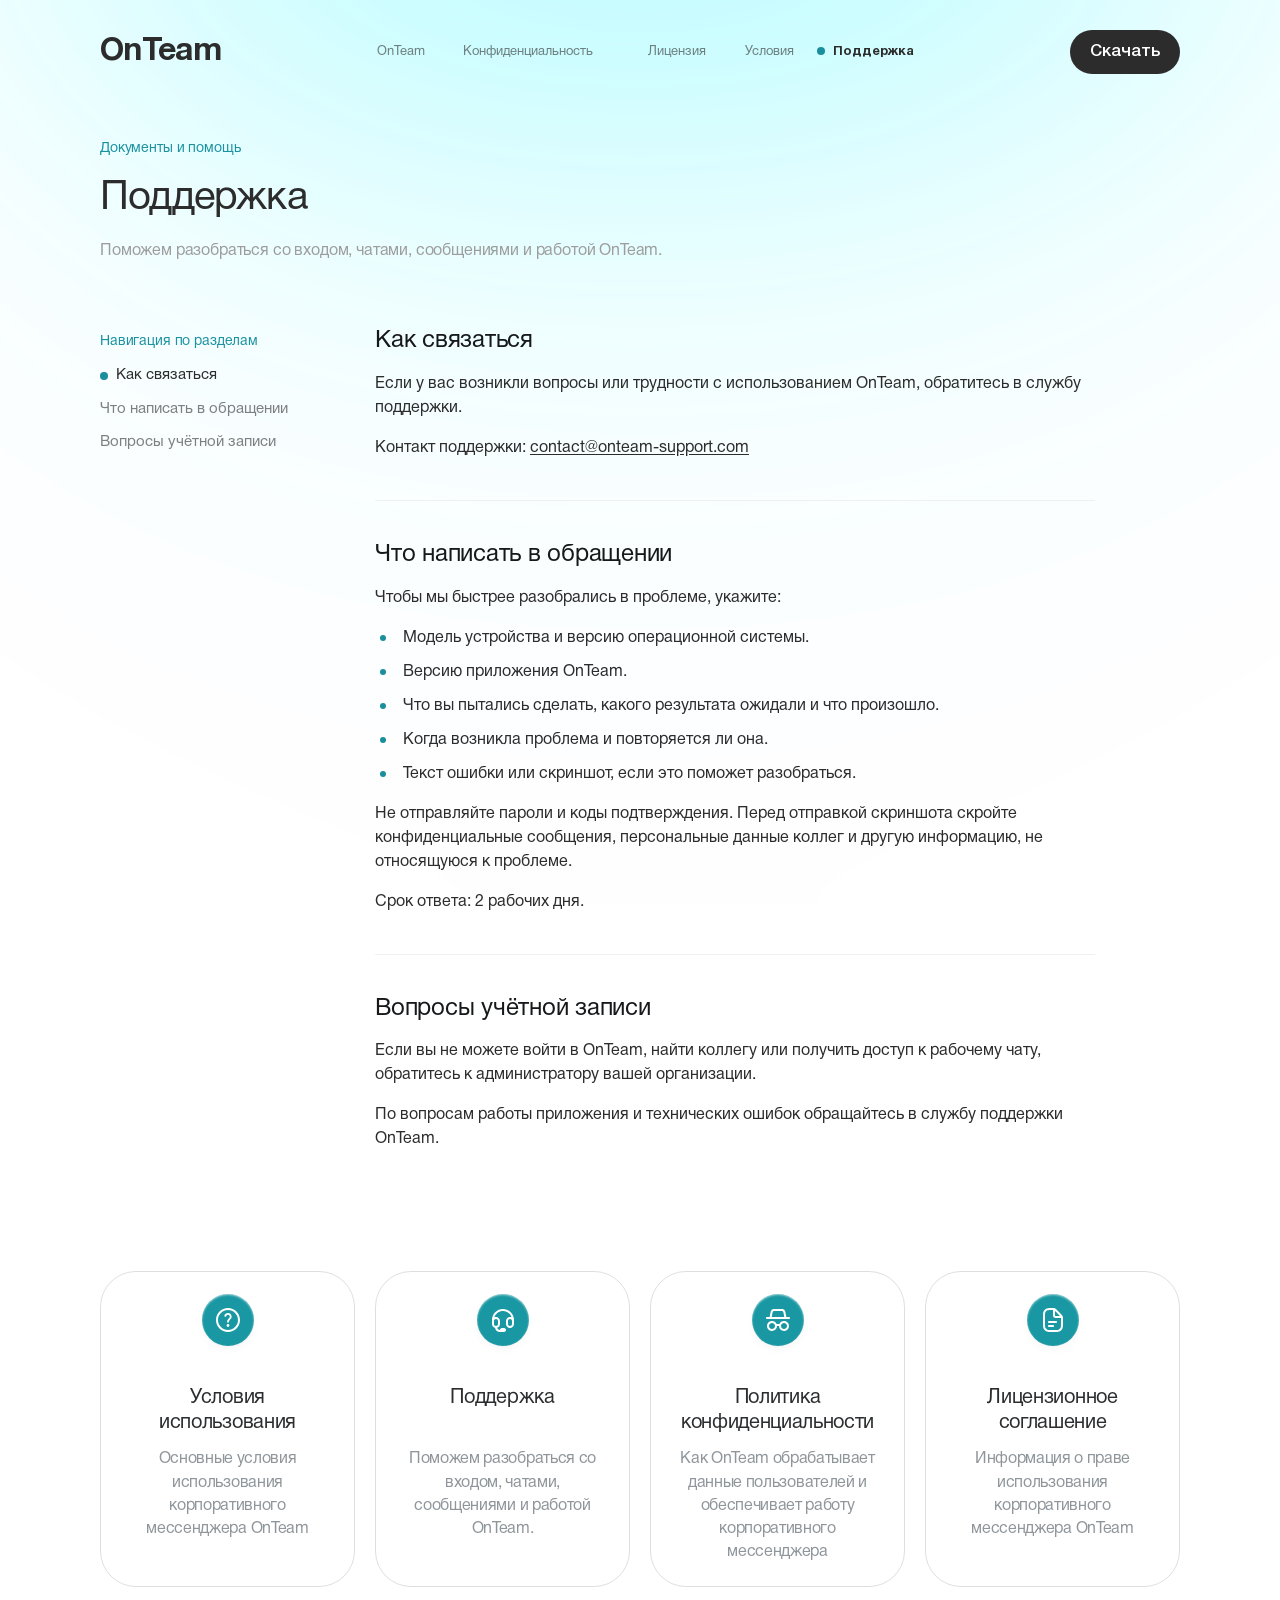
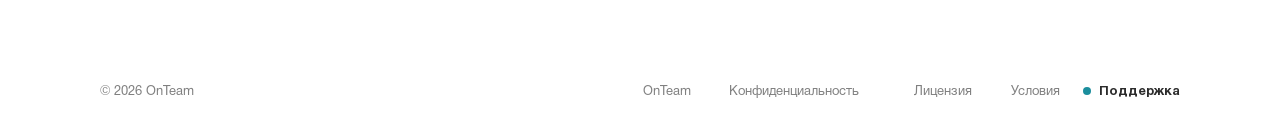
<file: support.html>
<!doctype html>
<html lang="ru">
<head>
  <meta charset="UTF-8">
  <meta name="viewport" content="width=device-width, initial-scale=1">
  <title>Поддержка — OnTeam</title>
  <link rel="icon" type="image/svg+xml" href="./assets/favicon-C19bd5fR.svg">
  <script type="module">(function(){const t=document.createElement("link").relList;if(t&&t.supports&&t.supports("modulepreload"))return;for(const r of document.querySelectorAll('link[rel="modulepreload"]'))i(r);new MutationObserver(r=>{for(const o of r)if(o.type==="childList")for(const c of o.addedNodes)c.tagName==="LINK"&&c.rel==="modulepreload"&&i(c)}).observe(document,{childList:!0,subtree:!0});function n(r){const o={};return r.integrity&&(o.integrity=r.integrity),r.referrerPolicy&&(o.referrerPolicy=r.referrerPolicy),r.crossOrigin==="use-credentials"?o.credentials="include":r.crossOrigin==="anonymous"?o.credentials="omit":o.credentials="same-origin",o}function i(r){if(r.ep)return;r.ep=!0;const o=n(r);fetch(r.href,o)}})();function k(){document.addEventListener("click",e=>{if(e.defaultPrevented||e.button!==0||e.metaKey||e.ctrlKey||e.shiftKey||e.altKey)return;const t=e.target.closest('a[href^="#"]');if(!t)return;const n=document.getElementById(decodeURIComponent(t.hash.slice(1)));if(n){e.preventDefault(),n.scrollIntoView();try{history.pushState(null,"",t.hash)}catch{}window.dispatchEvent(new HashChangeEvent("hashchange"))}})}const q=/^[^\s@]+@[^\s@]+\.[^\s@]{2,}$/;function b(e){return q.test(e.trim())}function O(e){return new Promise(t=>setTimeout(t,600))}function M(e){const t=e.querySelector("#lead-name"),n=e.querySelector("#lead-email"),i=e.querySelector('button[type="submit"]'),r=e.closest("dialog"),o=r.querySelector(".modal__success"),c=r.querySelector("#modal-success-title"),p=e.querySelector("#lead-email-error"),g=()=>t.value.trim()!==""&&b(n.value),f=()=>{i.getAttribute("aria-busy")!=="true"&&(i.disabled=!g())},m=d=>{p.hidden=!d,d?n.setAttribute("aria-invalid","true"):n.removeAttribute("aria-invalid")},E=()=>n.value.trim()!==""&&!b(n.value);n.addEventListener("blur",()=>m(E())),n.addEventListener("input",()=>{!p.hidden&&!E()&&m(!1)}),e.addEventListener("input",f),e.addEventListener("submit",async d=>{d.preventDefault(),g()&&(i.disabled=!0,i.setAttribute("aria-busy","true"),await O({name:t.value.trim(),email:n.value.trim()}),i.removeAttribute("aria-busy"),e.hidden=!0,o.hidden=!1,c.focus())}),r.addEventListener("close",()=>{o.hidden||(e.reset(),e.hidden=!1,o.hidden=!0,m(!1),f())}),f()}function I(){const e=[...document.querySelectorAll(".legal__toc-link")];if(e.length===0)return;const t=n=>{const i=e.find(r=>r.hash===n)??e[0];e.forEach(r=>r.toggleAttribute("aria-current",r===i)),i.setAttribute("aria-current","true")};t(location.hash),window.addEventListener("hashchange",()=>t(location.hash))}const P='a[href], button:not([disabled]), input:not([disabled]), [tabindex]:not([tabindex="-1"])';function L(e,t){if(t.key!=="Tab")return;const n=[...e.querySelectorAll(P)].filter(c=>c.checkVisibility());if(n.length===0)return;const i=n[0],r=n[n.length-1],o=e.contains(document.activeElement);t.shiftKey&&(document.activeElement===i||!o)?(t.preventDefault(),r.focus()):!t.shiftKey&&(document.activeElement===r||!o)&&(t.preventDefault(),i.focus())}let u=0;function w(){if(u===0){const e=document.documentElement;e.style.setProperty("--scrollbar-width",`${window.innerWidth-e.clientWidth}px`),e.classList.add("is-scroll-locked")}u+=1}function A(){if(u!==0&&(u-=1,u===0)){const e=document.documentElement;e.classList.remove("is-scroll-locked"),e.style.removeProperty("--scrollbar-width")}}const F="(min-width: 1280px)";let s,l;const S=()=>[...document.body.children].filter(e=>e!==s&&e.tagName!=="DIALOG"&&e.tagName!=="SCRIPT");function y(){return!!(s&&!s.hidden)}function K(){!s||y()||(s.hidden=!1,l?.setAttribute("aria-expanded","true"),S().forEach(e=>e.setAttribute("inert","")),w(),s.querySelector(".menu__close")?.focus())}function a({restoreFocus:e=!0}={}){y()&&(s.hidden=!0,l?.setAttribute("aria-expanded","false"),S().forEach(t=>t.removeAttribute("inert")),A(),e&&l?.focus())}function B(){s=document.getElementById("mobile-menu"),l=document.querySelector("[data-menu-open]"),!(!s||!l)&&(l.addEventListener("click",K),s.addEventListener("click",e=>{e.target.closest("[data-menu-close]")?a():e.target.closest("a")&&a({restoreFocus:!1})}),document.addEventListener("keydown",e=>{y()&&(e.key==="Escape"?a():L(s,e))}),window.matchMedia(F).addEventListener("change",e=>{e.matches&&a({restoreFocus:!1})}),window.addEventListener("pageshow",e=>{e.persisted&&a({restoreFocus:!1})}))}const h=new Map;function x(e,t){const n=document.getElementById(e);if(!n||n.open)return;h.set(e,t),a({restoreFocus:!1}),n.showModal(),w();const i=n.querySelector("#lead-name");i&&i.checkVisibility()&&i.focus()}function D(e){A();const t=h.get(e.id);h.delete(e.id),(t&&t.checkVisibility()?t:document.querySelector("[data-menu-open]"))?.focus()}function T(){document.addEventListener("click",e=>{const t=e.target.closest("[data-modal-open]");t&&x(`modal-${t.dataset.modalOpen}`,t)}),document.querySelectorAll("dialog.modal").forEach(e=>{let t=!1;e.addEventListener("pointerdown",n=>{t=n.target===e}),e.addEventListener("click",n=>{(n.target===e&&t||n.target.closest("[data-modal-close]"))&&e.close()}),e.addEventListener("keydown",n=>L(e,n)),e.addEventListener("close",()=>D(e))})}k();B();T();I();const v=document.getElementById("lead-form");v&&M(v);
</script>
  <link rel="stylesheet" href="./assets/main-DOLx4Dm2.css">
  <link rel="stylesheet" href="./assets/layout.css?v=6a6409a68a">
</head>
<body>
  <a class="skip-link" href="#main">Перейти к содержимому</a>
  <div class="page-glow" aria-hidden="true"></div>
  <header class="header">
    <div class="container header__inner">
      <a class="header__logo" href="index.html">OnTeam</a>
      <nav class="header__nav" aria-label="Основная навигация">
        <a class="nav__link" href="index.html" data-text="OnTeam">OnTeam</a>
        <a class="nav__link" href="privacy.html" data-text="Конфиденциальность">Конфиденциальность</a>
        <a class="nav__link" href="agreement.html" data-text="Лицензия">Лицензия</a>
        <a class="nav__link" href="terms.html" data-text="Условия">Условия</a>
        <a class="nav__link" href="support.html" data-text="Поддержка" aria-current="page">Поддержка</a>
      </nav>
      <button class="btn btn--dark header__download" type="button" data-modal-open="lead"><span class="btn__label">Скачать</span></button>
      <button class="header__burger" type="button" data-menu-open aria-controls="mobile-menu" aria-expanded="false" aria-label="Открыть меню">
        <img src="./assets/ic-burger-CY27RroU.svg" width="24" height="24" alt="">
      </button>
    </div>
  </header>
  <main id="main" class="legal">
    <div class="container">
      <section class="legal__hero">
        <p class="legal__crumb">Документы и помощь</p>
        <h1 class="legal__title">Поддержка</h1>
        <p class="legal__lead">Поможем разобраться со входом, чатами, сообщениями и работой OnTeam.</p>

      </section>
      <div class="legal__main">
        <nav class="legal__toc" aria-label="Навигация по разделам">
          <p class="legal__toc-title">Навигация по разделам</p>
          <ul class="legal__toc-list">
            <li><a class="legal__toc-link" href="#kak-svyazatsya" aria-current="true">Как связаться</a></li>
            <li><a class="legal__toc-link" href="#chto-napisat-v-obrashchenii">Что написать в обращении</a></li>
            <li><a class="legal__toc-link" href="#voprosy-uchetnoy-zapisi">Вопросы учётной записи</a></li>
          </ul>
        </nav>
        <article class="legal__content">
          <section class="legal__section" id="kak-svyazatsya">
            <h2>Как связаться</h2>
            <p>Если у вас возникли вопросы или трудности с использованием OnTeam, обратитесь в службу поддержки.</p>
            <p>Контакт поддержки: <a href="mailto:contact@onteam-support.com">contact@onteam-support.com</a></p>
          </section>
          <section class="legal__section" id="chto-napisat-v-obrashchenii">
            <h2>Что написать в обращении</h2>
            <p>Чтобы мы быстрее разобрались в проблеме, укажите:</p>
            <ul>
              <li>Модель устройства и версию операционной системы.</li>
              <li>Версию приложения OnTeam.</li>
              <li>Что вы пытались сделать, какого результата ожидали и что произошло.</li>
              <li>Когда возникла проблема и повторяется ли она.</li>
              <li>Текст ошибки или скриншот, если это поможет разобраться.</li>
            </ul>
            <p>Не отправляйте пароли и коды подтверждения. Перед отправкой скриншота скройте конфиденциальные сообщения, персональные данные коллег и другую информацию, не относящуюся к проблеме.</p>
            <p>Срок ответа: 2 рабочих дня.</p>
          </section>
          <section class="legal__section" id="voprosy-uchetnoy-zapisi">
            <h2>Вопросы учётной записи</h2>
            <p>Если вы не можете войти в OnTeam, найти коллегу или получить доступ к рабочему чату, обратитесь к администратору вашей организации.</p>
            <p>По вопросам работы приложения и технических ошибок обращайтесь в службу поддержки OnTeam.</p>
          </section>
        </article>
      </div>
    </div>
    <div class="section legal__docs">
      <div class="container">
        <section class="docs" aria-labelledby="docs-title">
          <h2 class="visually-hidden" id="docs-title">Документы</h2>
          <ul class="docs__list">
            <li>
              <a class="doc-card" href="terms.html">
                <span class="doc-card__icon"><img src="./assets/ic-question-round-DoX0bzm0.svg" width="28" height="28" alt=""></span>
                <span class="doc-card__body">
                  <span class="doc-card__title">Условия использования</span>
                  <span class="doc-card__text">Основные условия использования корпоративного мессенджера OnTeam</span>
                </span>
              </a>
            </li>
            <li>
              <a class="doc-card" href="support.html">
                <span class="doc-card__icon"><img src="./assets/ic-headphones-support-rFlMaOmg.svg" width="28" height="28" alt=""></span>
                <span class="doc-card__body">
                  <span class="doc-card__title">Поддержка</span>
                  <span class="doc-card__text">Поможем разобраться со входом, чатами, сообщениями и работой OnTeam.</span>
                </span>
              </a>
            </li>
            <li>
              <a class="doc-card" href="privacy.html">
                <span class="doc-card__icon"><img src="./assets/ic-incognito-BPkBWG-0.svg" width="28" height="28" alt=""></span>
                <span class="doc-card__body">
                  <span class="doc-card__title">Политика конфиденциальности</span>
                  <span class="doc-card__text">Как OnTeam обрабатывает данные пользователей и обеспечивает работу корпоративного мессенджера</span>
                </span>
              </a>
            </li>
            <li>
              <a class="doc-card" href="agreement.html">
                <span class="doc-card__icon"><img src="./assets/ic-document-text-CcpHK9o1.svg" width="28" height="28" alt=""></span>
                <span class="doc-card__body">
                  <span class="doc-card__title">Лицензионное соглашение</span>
                  <span class="doc-card__text">Информация о праве использования корпоративного мессенджера OnTeam</span>
                </span>
              </a>
            </li>
          </ul>
        </section>
      </div>
    </div>
  </main>
  <footer class="footer">
    <div class="container footer__inner">
      <p class="footer__copy">© 2026 OnTeam</p>
      <nav class="footer__nav" aria-label="Навигация в подвале">
        <a class="nav__link" href="index.html" data-text="OnTeam">OnTeam</a>
        <a class="nav__link" href="privacy.html" data-text="Конфиденциальность">Конфиденциальность</a>
        <a class="nav__link" href="agreement.html" data-text="Лицензия">Лицензия</a>
        <a class="nav__link" href="terms.html" data-text="Условия">Условия</a>
        <a class="nav__link" href="support.html" data-text="Поддержка" aria-current="page">Поддержка</a>
      </nav>
    </div>
  </footer>
  <div class="menu" id="mobile-menu" hidden>
    <div class="menu__overlay" data-menu-close></div>
    <div class="menu__panel" role="dialog" aria-modal="true" aria-label="Меню">
      <button class="menu__close" type="button" data-menu-close aria-label="Закрыть меню">
        <img src="./assets/ic-close-C1zHbGpJ.svg" width="23" height="23" alt="">
      </button>
      <div class="menu__body">
        <picture class="menu__icon">
          <source type="image/webp" srcset="./assets/app-icon@1x-Drrd5O1l.webp 80w, ./assets/app-icon@2x-D1WDWjwt.webp 160w" sizes="32px">
          <img decoding="async" src="./assets/app-icon@1x-Drrd5O1l.webp" srcset="./assets/app-icon@1x-Drrd5O1l.webp 80w, ./assets/app-icon@2x-D1WDWjwt.webp 160w" sizes="32px" width="32" height="32" alt="">
        </picture>
        <nav class="menu__nav" aria-label="Меню">
          <a class="nav__link menu__link" href="index.html" data-text="OnTeam">OnTeam<img class="nav__arrow" src="./assets/ic-arrow-ne-DCdm4BQB.svg" width="16" height="16" alt=""></a>
          <a class="nav__link menu__link" href="privacy.html" data-text="Конфиденциальность">Конфиденциальность<img class="nav__arrow" src="./assets/ic-arrow-ne-DCdm4BQB.svg" width="16" height="16" alt=""></a>
          <a class="nav__link menu__link" href="agreement.html" data-text="Лицензия">Лицензия<img class="nav__arrow" src="./assets/ic-arrow-ne-DCdm4BQB.svg" width="16" height="16" alt=""></a>
          <a class="nav__link menu__link" href="terms.html" data-text="Условия">Условия<img class="nav__arrow" src="./assets/ic-arrow-ne-DCdm4BQB.svg" width="16" height="16" alt=""></a>
          <a class="nav__link menu__link" href="support.html" data-text="Поддержка" aria-current="page">Поддержка<img class="nav__arrow" src="./assets/ic-arrow-ne-DCdm4BQB.svg" width="16" height="16" alt=""></a>
        </nav>
      </div>
      <button class="btn btn--dark menu__download" type="button" data-modal-open="lead"><span class="btn__label">Скачать</span></button>
    </div>
  </div>
  <dialog class="modal" id="modal-lead" aria-labelledby="modal-lead-title">
    <div class="modal__panel">
      <button class="modal__close" type="button" data-modal-close aria-label="Закрыть">
        <img src="./assets/ic-close-C1zHbGpJ.svg" width="23" height="23" alt="">
      </button>
      <form class="modal__form" id="lead-form" novalidate>
        <div class="modal__head">
          <h2 class="modal__title" id="modal-lead-title">Хочу стать клиентом</h2>
          <p class="modal__text">Оставьте контакты, и мы расскажем, как подключить OnTeam для вашей команды.</p>
        </div>
        <div class="modal__fields">
          <div class="field">
            <label class="field__label" for="lead-name">Ваше имя *</label>
            <input class="field__input" id="lead-name" name="name" type="text" autocomplete="name" placeholder="Введите имя" required>
          </div>
          <div class="field">
            <label class="field__label" for="lead-email">Электронная почта *</label>
            <input class="field__input" id="lead-email" name="email" type="email" autocomplete="email" inputmode="email" placeholder="Введите email" aria-describedby="lead-email-error" required>
            <p class="field__error" id="lead-email-error" hidden>Введите корректный e-mail</p>
          </div>
        </div>
        <button class="modal__submit" type="submit" aria-describedby="lead-hint" disabled><span class="btn__label">Отправить заявку</span></button>
        <p class="visually-hidden" id="lead-hint">Чтобы отправить заявку, укажите имя и корректный адрес электронной почты.</p>
        <p class="modal__text">Нажимая «Отправить заявку», вы соглашаетесь на обработку персональных данных в соответствии с <a class="modal__link" href="privacy.html">Политикой конфиденциальности</a>.</p>
      </form>
      <div class="modal__success" role="status" hidden>
        <span class="modal__check">
          <img src="./assets/ic-check-DDJsIHdH.svg" width="28" height="28" alt="">
        </span>
        <div class="modal__head">
          <h2 class="modal__title" id="modal-success-title" tabindex="-1">Заявка отправлена</h2>
          <p class="modal__text">Спасибо! Мы свяжемся с вами по указанной почте и расскажем, как подключить OnTeam для вашей команды.</p>
        </div>
        <button class="btn btn--dark modal__done" type="button" data-modal-close><span class="btn__label">Понятно</span></button>
      </div>
    </div>
  </dialog>
</body>
</html>
</file>
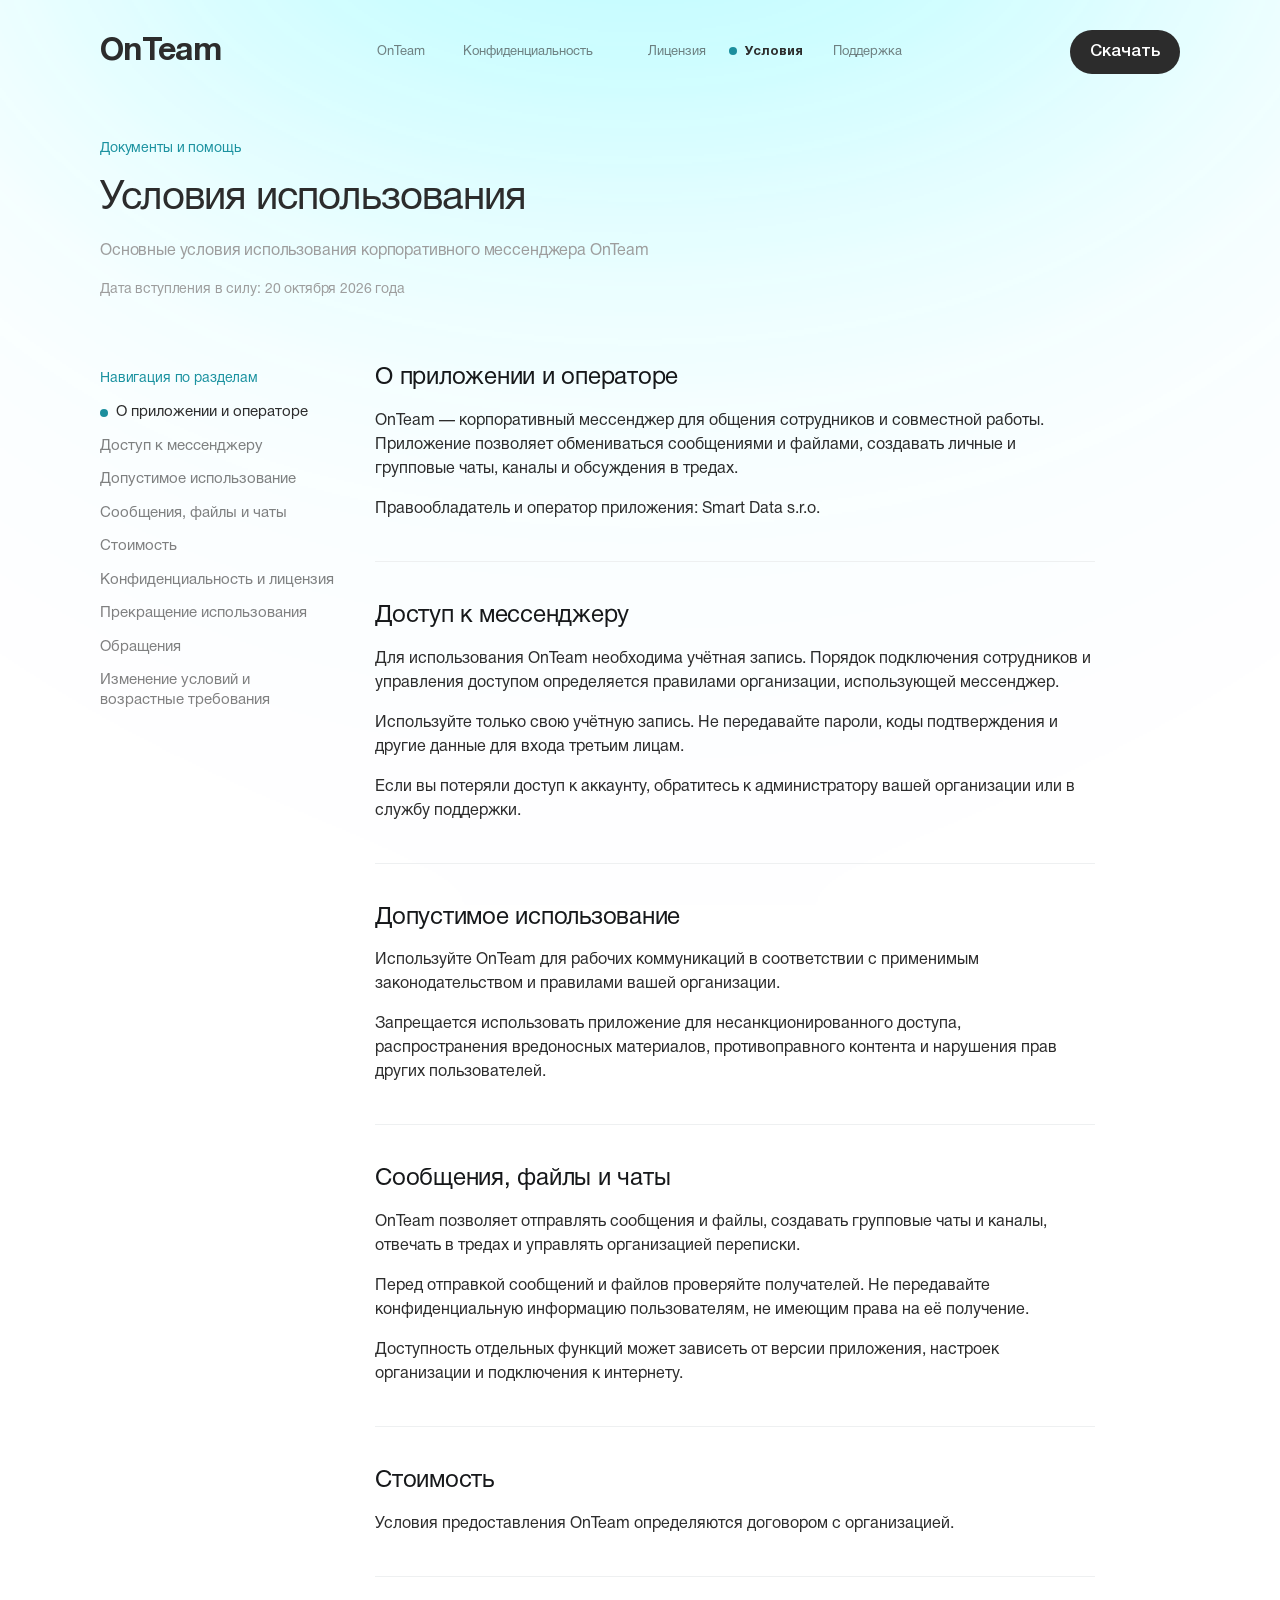
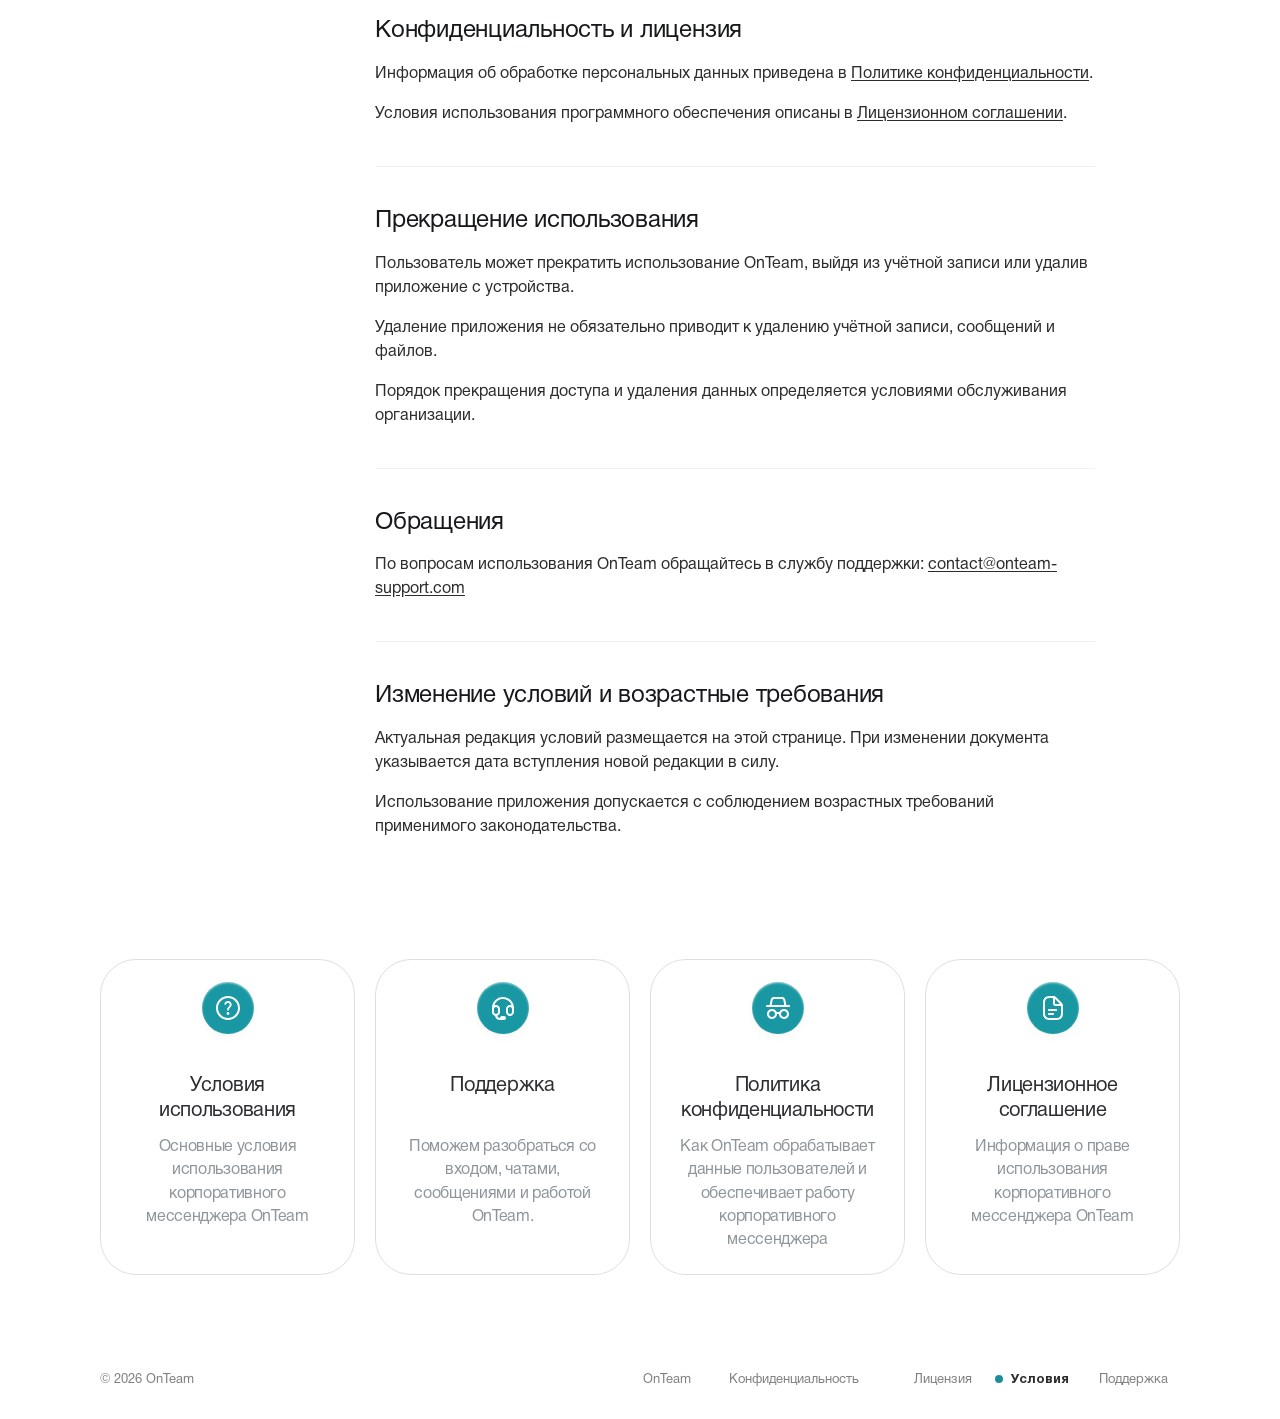
<file: terms.html>
<!doctype html>
<html lang="ru">
<head>
  <meta charset="UTF-8">
  <meta name="viewport" content="width=device-width, initial-scale=1">
  <title>Условия использования — OnTeam</title>
  <link rel="icon" type="image/svg+xml" href="./assets/favicon-C19bd5fR.svg">
  <script type="module">(function(){const t=document.createElement("link").relList;if(t&&t.supports&&t.supports("modulepreload"))return;for(const r of document.querySelectorAll('link[rel="modulepreload"]'))i(r);new MutationObserver(r=>{for(const o of r)if(o.type==="childList")for(const c of o.addedNodes)c.tagName==="LINK"&&c.rel==="modulepreload"&&i(c)}).observe(document,{childList:!0,subtree:!0});function n(r){const o={};return r.integrity&&(o.integrity=r.integrity),r.referrerPolicy&&(o.referrerPolicy=r.referrerPolicy),r.crossOrigin==="use-credentials"?o.credentials="include":r.crossOrigin==="anonymous"?o.credentials="omit":o.credentials="same-origin",o}function i(r){if(r.ep)return;r.ep=!0;const o=n(r);fetch(r.href,o)}})();function k(){document.addEventListener("click",e=>{if(e.defaultPrevented||e.button!==0||e.metaKey||e.ctrlKey||e.shiftKey||e.altKey)return;const t=e.target.closest('a[href^="#"]');if(!t)return;const n=document.getElementById(decodeURIComponent(t.hash.slice(1)));if(n){e.preventDefault(),n.scrollIntoView();try{history.pushState(null,"",t.hash)}catch{}window.dispatchEvent(new HashChangeEvent("hashchange"))}})}const q=/^[^\s@]+@[^\s@]+\.[^\s@]{2,}$/;function b(e){return q.test(e.trim())}function O(e){return new Promise(t=>setTimeout(t,600))}function M(e){const t=e.querySelector("#lead-name"),n=e.querySelector("#lead-email"),i=e.querySelector('button[type="submit"]'),r=e.closest("dialog"),o=r.querySelector(".modal__success"),c=r.querySelector("#modal-success-title"),p=e.querySelector("#lead-email-error"),g=()=>t.value.trim()!==""&&b(n.value),f=()=>{i.getAttribute("aria-busy")!=="true"&&(i.disabled=!g())},m=d=>{p.hidden=!d,d?n.setAttribute("aria-invalid","true"):n.removeAttribute("aria-invalid")},E=()=>n.value.trim()!==""&&!b(n.value);n.addEventListener("blur",()=>m(E())),n.addEventListener("input",()=>{!p.hidden&&!E()&&m(!1)}),e.addEventListener("input",f),e.addEventListener("submit",async d=>{d.preventDefault(),g()&&(i.disabled=!0,i.setAttribute("aria-busy","true"),await O({name:t.value.trim(),email:n.value.trim()}),i.removeAttribute("aria-busy"),e.hidden=!0,o.hidden=!1,c.focus())}),r.addEventListener("close",()=>{o.hidden||(e.reset(),e.hidden=!1,o.hidden=!0,m(!1),f())}),f()}function I(){const e=[...document.querySelectorAll(".legal__toc-link")];if(e.length===0)return;const t=n=>{const i=e.find(r=>r.hash===n)??e[0];e.forEach(r=>r.toggleAttribute("aria-current",r===i)),i.setAttribute("aria-current","true")};t(location.hash),window.addEventListener("hashchange",()=>t(location.hash))}const P='a[href], button:not([disabled]), input:not([disabled]), [tabindex]:not([tabindex="-1"])';function L(e,t){if(t.key!=="Tab")return;const n=[...e.querySelectorAll(P)].filter(c=>c.checkVisibility());if(n.length===0)return;const i=n[0],r=n[n.length-1],o=e.contains(document.activeElement);t.shiftKey&&(document.activeElement===i||!o)?(t.preventDefault(),r.focus()):!t.shiftKey&&(document.activeElement===r||!o)&&(t.preventDefault(),i.focus())}let u=0;function w(){if(u===0){const e=document.documentElement;e.style.setProperty("--scrollbar-width",`${window.innerWidth-e.clientWidth}px`),e.classList.add("is-scroll-locked")}u+=1}function A(){if(u!==0&&(u-=1,u===0)){const e=document.documentElement;e.classList.remove("is-scroll-locked"),e.style.removeProperty("--scrollbar-width")}}const F="(min-width: 1280px)";let s,l;const S=()=>[...document.body.children].filter(e=>e!==s&&e.tagName!=="DIALOG"&&e.tagName!=="SCRIPT");function y(){return!!(s&&!s.hidden)}function K(){!s||y()||(s.hidden=!1,l?.setAttribute("aria-expanded","true"),S().forEach(e=>e.setAttribute("inert","")),w(),s.querySelector(".menu__close")?.focus())}function a({restoreFocus:e=!0}={}){y()&&(s.hidden=!0,l?.setAttribute("aria-expanded","false"),S().forEach(t=>t.removeAttribute("inert")),A(),e&&l?.focus())}function B(){s=document.getElementById("mobile-menu"),l=document.querySelector("[data-menu-open]"),!(!s||!l)&&(l.addEventListener("click",K),s.addEventListener("click",e=>{e.target.closest("[data-menu-close]")?a():e.target.closest("a")&&a({restoreFocus:!1})}),document.addEventListener("keydown",e=>{y()&&(e.key==="Escape"?a():L(s,e))}),window.matchMedia(F).addEventListener("change",e=>{e.matches&&a({restoreFocus:!1})}),window.addEventListener("pageshow",e=>{e.persisted&&a({restoreFocus:!1})}))}const h=new Map;function x(e,t){const n=document.getElementById(e);if(!n||n.open)return;h.set(e,t),a({restoreFocus:!1}),n.showModal(),w();const i=n.querySelector("#lead-name");i&&i.checkVisibility()&&i.focus()}function D(e){A();const t=h.get(e.id);h.delete(e.id),(t&&t.checkVisibility()?t:document.querySelector("[data-menu-open]"))?.focus()}function T(){document.addEventListener("click",e=>{const t=e.target.closest("[data-modal-open]");t&&x(`modal-${t.dataset.modalOpen}`,t)}),document.querySelectorAll("dialog.modal").forEach(e=>{let t=!1;e.addEventListener("pointerdown",n=>{t=n.target===e}),e.addEventListener("click",n=>{(n.target===e&&t||n.target.closest("[data-modal-close]"))&&e.close()}),e.addEventListener("keydown",n=>L(e,n)),e.addEventListener("close",()=>D(e))})}k();B();T();I();const v=document.getElementById("lead-form");v&&M(v);
</script>
  <link rel="stylesheet" href="./assets/main-DOLx4Dm2.css">
  <link rel="stylesheet" href="./assets/layout.css?v=6a6409a68a">
</head>
<body>
  <a class="skip-link" href="#main">Перейти к содержимому</a>
  <div class="page-glow" aria-hidden="true"></div>
  <header class="header">
    <div class="container header__inner">
      <a class="header__logo" href="index.html">OnTeam</a>
      <nav class="header__nav" aria-label="Основная навигация">
        <a class="nav__link" href="index.html" data-text="OnTeam">OnTeam</a>
        <a class="nav__link" href="privacy.html" data-text="Конфиденциальность">Конфиденциальность</a>
        <a class="nav__link" href="agreement.html" data-text="Лицензия">Лицензия</a>
        <a class="nav__link" href="terms.html" data-text="Условия" aria-current="page">Условия</a>
        <a class="nav__link" href="support.html" data-text="Поддержка">Поддержка</a>
      </nav>
      <button class="btn btn--dark header__download" type="button" data-modal-open="lead"><span class="btn__label">Скачать</span></button>
      <button class="header__burger" type="button" data-menu-open aria-controls="mobile-menu" aria-expanded="false" aria-label="Открыть меню">
        <img src="./assets/ic-burger-CY27RroU.svg" width="24" height="24" alt="">
      </button>
    </div>
  </header>
  <main id="main" class="legal">
    <div class="container">
      <section class="legal__hero">
        <p class="legal__crumb">Документы и помощь</p>
        <h1 class="legal__title">Условия использования</h1>
        <p class="legal__lead">Основные условия использования корпоративного мессенджера OnTeam</p>
        <p class="legal__date">Дата вступления в силу: 20 октября 2026 года</p>
      </section>
      <div class="legal__main">
        <nav class="legal__toc" aria-label="Навигация по разделам">
          <p class="legal__toc-title">Навигация по разделам</p>
          <ul class="legal__toc-list">
            <li><a class="legal__toc-link" href="#o-prilozhenii-i-operatore" aria-current="true">О приложении и операторе</a></li>
            <li><a class="legal__toc-link" href="#dostup-k-messendzheru">Доступ к мессенджеру</a></li>
            <li><a class="legal__toc-link" href="#dopustimoe-ispolzovanie">Допустимое использование</a></li>
            <li><a class="legal__toc-link" href="#soobshcheniya-fayly-i-chaty">Сообщения, файлы и чаты</a></li>
            <li><a class="legal__toc-link" href="#stoimost">Стоимость</a></li>
            <li><a class="legal__toc-link" href="#konfidentsialnost-i-litsenziya">Конфиденциальность и лицензия</a></li>
            <li><a class="legal__toc-link" href="#prekrashchenie-ispolzovaniya">Прекращение использования</a></li>
            <li><a class="legal__toc-link" href="#obrashcheniya">Обращения</a></li>
            <li><a class="legal__toc-link" href="#izmenenie-usloviy-i-vozrastnye-trebovaniya">Изменение условий и возрастные требования</a></li>
          </ul>
        </nav>
        <article class="legal__content">
          <section class="legal__section" id="o-prilozhenii-i-operatore">
            <h2>О приложении и операторе</h2>
            <p>OnTeam — корпоративный мессенджер для общения сотрудников и совместной работы. Приложение позволяет обмениваться сообщениями и файлами, создавать личные и групповые чаты, каналы и обсуждения в тредах.</p>
            <p>Правообладатель и оператор приложения: Smart Data s.r.o.</p>
          </section>
          <section class="legal__section" id="dostup-k-messendzheru">
            <h2>Доступ к мессенджеру</h2>
            <p>Для использования OnTeam необходима учётная запись. Порядок подключения сотрудников и управления доступом определяется правилами организации, использующей мессенджер.</p>
            <p>Используйте только свою учётную запись. Не передавайте пароли, коды подтверждения и другие данные для входа третьим лицам.</p>
            <p>Если вы потеряли доступ к аккаунту, обратитесь к администратору вашей организации или в службу поддержки.</p>
          </section>
          <section class="legal__section" id="dopustimoe-ispolzovanie">
            <h2>Допустимое использование</h2>
            <p>Используйте OnTeam для рабочих коммуникаций в соответствии с применимым законодательством и правилами вашей организации.</p>
            <p>Запрещается использовать приложение для несанкционированного доступа, распространения вредоносных материалов, противоправного контента и нарушения прав других пользователей.</p>
          </section>
          <section class="legal__section" id="soobshcheniya-fayly-i-chaty">
            <h2>Сообщения, файлы и чаты</h2>
            <p>OnTeam позволяет отправлять сообщения и файлы, создавать групповые чаты и каналы, отвечать в тредах и управлять организацией переписки.</p>
            <p>Перед отправкой сообщений и файлов проверяйте получателей. Не передавайте конфиденциальную информацию пользователям, не имеющим права на её получение.</p>
            <p>Доступность отдельных функций может зависеть от версии приложения, настроек организации и подключения к интернету.</p>
          </section>
          <section class="legal__section" id="stoimost">
            <h2>Стоимость</h2>
            <p>Условия предоставления OnTeam определяются договором с организацией.</p>
          </section>
          <section class="legal__section" id="konfidentsialnost-i-litsenziya">
            <h2>Конфиденциальность и лицензия</h2>
            <p>Информация об обработке персональных данных приведена в <a href="privacy.html">Политике конфиденциальности</a>.</p>
            <p>Условия использования программного обеспечения описаны в <a href="agreement.html">Лицензионном соглашении</a>.</p>
          </section>
          <section class="legal__section" id="prekrashchenie-ispolzovaniya">
            <h2>Прекращение использования</h2>
            <p>Пользователь может прекратить использование OnTeam, выйдя из учётной записи или удалив приложение с устройства.</p>
            <p>Удаление приложения не обязательно приводит к удалению учётной записи, сообщений и файлов.</p>
            <p>Порядок прекращения доступа и удаления данных определяется условиями обслуживания организации.</p>
          </section>
          <section class="legal__section" id="obrashcheniya">
            <h2>Обращения</h2>
            <p>По вопросам использования OnTeam обращайтесь в службу поддержки: <a href="mailto:contact@onteam-support.com">contact@onteam-support.com</a></p>
          </section>
          <section class="legal__section" id="izmenenie-usloviy-i-vozrastnye-trebovaniya">
            <h2>Изменение условий и возрастные требования</h2>
            <p>Актуальная редакция условий размещается на этой странице. При изменении документа указывается дата вступления новой редакции в силу.</p>
            <p>Использование приложения допускается с соблюдением возрастных требований применимого законодательства.</p>
          </section>
        </article>
      </div>
    </div>
    <div class="section legal__docs">
      <div class="container">
        <section class="docs" aria-labelledby="docs-title">
          <h2 class="visually-hidden" id="docs-title">Документы</h2>
          <ul class="docs__list">
            <li>
              <a class="doc-card" href="terms.html">
                <span class="doc-card__icon"><img src="./assets/ic-question-round-DoX0bzm0.svg" width="28" height="28" alt=""></span>
                <span class="doc-card__body">
                  <span class="doc-card__title">Условия использования</span>
                  <span class="doc-card__text">Основные условия использования корпоративного мессенджера OnTeam</span>
                </span>
              </a>
            </li>
            <li>
              <a class="doc-card" href="support.html">
                <span class="doc-card__icon"><img src="./assets/ic-headphones-support-rFlMaOmg.svg" width="28" height="28" alt=""></span>
                <span class="doc-card__body">
                  <span class="doc-card__title">Поддержка</span>
                  <span class="doc-card__text">Поможем разобраться со входом, чатами, сообщениями и работой OnTeam.</span>
                </span>
              </a>
            </li>
            <li>
              <a class="doc-card" href="privacy.html">
                <span class="doc-card__icon"><img src="./assets/ic-incognito-BPkBWG-0.svg" width="28" height="28" alt=""></span>
                <span class="doc-card__body">
                  <span class="doc-card__title">Политика конфиденциальности</span>
                  <span class="doc-card__text">Как OnTeam обрабатывает данные пользователей и обеспечивает работу корпоративного мессенджера</span>
                </span>
              </a>
            </li>
            <li>
              <a class="doc-card" href="agreement.html">
                <span class="doc-card__icon"><img src="./assets/ic-document-text-CcpHK9o1.svg" width="28" height="28" alt=""></span>
                <span class="doc-card__body">
                  <span class="doc-card__title">Лицензионное соглашение</span>
                  <span class="doc-card__text">Информация о праве использования корпоративного мессенджера OnTeam</span>
                </span>
              </a>
            </li>
          </ul>
        </section>
      </div>
    </div>
  </main>
  <footer class="footer">
    <div class="container footer__inner">
      <p class="footer__copy">© 2026 OnTeam</p>
      <nav class="footer__nav" aria-label="Навигация в подвале">
        <a class="nav__link" href="index.html" data-text="OnTeam">OnTeam</a>
        <a class="nav__link" href="privacy.html" data-text="Конфиденциальность">Конфиденциальность</a>
        <a class="nav__link" href="agreement.html" data-text="Лицензия">Лицензия</a>
        <a class="nav__link" href="terms.html" data-text="Условия" aria-current="page">Условия</a>
        <a class="nav__link" href="support.html" data-text="Поддержка">Поддержка</a>
      </nav>
    </div>
  </footer>
  <div class="menu" id="mobile-menu" hidden>
    <div class="menu__overlay" data-menu-close></div>
    <div class="menu__panel" role="dialog" aria-modal="true" aria-label="Меню">
      <button class="menu__close" type="button" data-menu-close aria-label="Закрыть меню">
        <img src="./assets/ic-close-C1zHbGpJ.svg" width="23" height="23" alt="">
      </button>
      <div class="menu__body">
        <picture class="menu__icon">
          <source type="image/webp" srcset="./assets/app-icon@1x-Drrd5O1l.webp 80w, ./assets/app-icon@2x-D1WDWjwt.webp 160w" sizes="32px">
          <img decoding="async" src="./assets/app-icon@1x-Drrd5O1l.webp" srcset="./assets/app-icon@1x-Drrd5O1l.webp 80w, ./assets/app-icon@2x-D1WDWjwt.webp 160w" sizes="32px" width="32" height="32" alt="">
        </picture>
        <nav class="menu__nav" aria-label="Меню">
          <a class="nav__link menu__link" href="index.html" data-text="OnTeam">OnTeam<img class="nav__arrow" src="./assets/ic-arrow-ne-DCdm4BQB.svg" width="16" height="16" alt=""></a>
          <a class="nav__link menu__link" href="privacy.html" data-text="Конфиденциальность">Конфиденциальность<img class="nav__arrow" src="./assets/ic-arrow-ne-DCdm4BQB.svg" width="16" height="16" alt=""></a>
          <a class="nav__link menu__link" href="agreement.html" data-text="Лицензия">Лицензия<img class="nav__arrow" src="./assets/ic-arrow-ne-DCdm4BQB.svg" width="16" height="16" alt=""></a>
          <a class="nav__link menu__link" href="terms.html" data-text="Условия" aria-current="page">Условия<img class="nav__arrow" src="./assets/ic-arrow-ne-DCdm4BQB.svg" width="16" height="16" alt=""></a>
          <a class="nav__link menu__link" href="support.html" data-text="Поддержка">Поддержка<img class="nav__arrow" src="./assets/ic-arrow-ne-DCdm4BQB.svg" width="16" height="16" alt=""></a>
        </nav>
      </div>
      <button class="btn btn--dark menu__download" type="button" data-modal-open="lead"><span class="btn__label">Скачать</span></button>
    </div>
  </div>
  <dialog class="modal" id="modal-lead" aria-labelledby="modal-lead-title">
    <div class="modal__panel">
      <button class="modal__close" type="button" data-modal-close aria-label="Закрыть">
        <img src="./assets/ic-close-C1zHbGpJ.svg" width="23" height="23" alt="">
      </button>
      <form class="modal__form" id="lead-form" novalidate>
        <div class="modal__head">
          <h2 class="modal__title" id="modal-lead-title">Хочу стать клиентом</h2>
          <p class="modal__text">Оставьте контакты, и мы расскажем, как подключить OnTeam для вашей команды.</p>
        </div>
        <div class="modal__fields">
          <div class="field">
            <label class="field__label" for="lead-name">Ваше имя *</label>
            <input class="field__input" id="lead-name" name="name" type="text" autocomplete="name" placeholder="Введите имя" required>
          </div>
          <div class="field">
            <label class="field__label" for="lead-email">Электронная почта *</label>
            <input class="field__input" id="lead-email" name="email" type="email" autocomplete="email" inputmode="email" placeholder="Введите email" aria-describedby="lead-email-error" required>
            <p class="field__error" id="lead-email-error" hidden>Введите корректный e-mail</p>
          </div>
        </div>
        <button class="modal__submit" type="submit" aria-describedby="lead-hint" disabled><span class="btn__label">Отправить заявку</span></button>
        <p class="visually-hidden" id="lead-hint">Чтобы отправить заявку, укажите имя и корректный адрес электронной почты.</p>
        <p class="modal__text">Нажимая «Отправить заявку», вы соглашаетесь на обработку персональных данных в соответствии с <a class="modal__link" href="privacy.html">Политикой конфиденциальности</a>.</p>
      </form>
      <div class="modal__success" role="status" hidden>
        <span class="modal__check">
          <img src="./assets/ic-check-DDJsIHdH.svg" width="28" height="28" alt="">
        </span>
        <div class="modal__head">
          <h2 class="modal__title" id="modal-success-title" tabindex="-1">Заявка отправлена</h2>
          <p class="modal__text">Спасибо! Мы свяжемся с вами по указанной почте и расскажем, как подключить OnTeam для вашей команды.</p>
        </div>
        <button class="btn btn--dark modal__done" type="button" data-modal-close><span class="btn__label">Понятно</span></button>
      </div>
    </div>
  </dialog>
</body>
</html>
</file>
<file: assets/main-DOLx4Dm2.css>
:root{--font-base: "HelveticaNeueCyr", "Helvetica Neue", Helvetica, Arial, sans-serif;--c-bg: #ffffff;--c-text: #2c2c2c;--c-text-muted: rgba(44, 44, 44, .6);--c-accent: #1b8e9d;--c-accent-2: #1998a3;--c-title: #16181a;--c-secondary: #7e858b;--c-border: rgba(0, 0, 0, .13);--c-accent-border: rgba(25, 152, 163, .5);--c-on-dark: #ffffff;--r-card: 36px;--r-icon: 26px;--r-pill: 100px;--shadow-icon: 0 1px 1px rgba(26, 38, 51, .02), 0 4px 8px rgba(26, 38, 51, .03);--shadow-icon-inset: inset 0 1px 2px rgba(255, 255, 255, .6);--shadow-card-inset: inset 0 1px 2px rgba(255, 255, 255, .6);--shadow-card-hover: 0 0 10px 0 rgba(25, 152, 163, .1), 0 0 36px 8px rgba(25, 152, 163, .05), 0 0 130px 32px rgba(25, 152, 163, .05);--shadow-circle: 0 4px 16px rgba(26, 38, 51, .03), 0 1px 2px rgba(26, 38, 51, .02);--c-overlay: rgba(0, 0, 0, .5);--c-icon-muted: #9a9a9a;--c-modal-bg: #fcfcfc;--c-modal-border: #e3e3e3;--c-label: #555555;--c-hint: #9d9d9d;--c-placeholder: #9a9a9a;--c-input-border: #dcdcdc;--c-btn-disabled: #f1f1f1;--c-error: #e5484d;--c-eyebrow: #1b92a0;--c-glow: #75faff;--c-divider: #eef0f1;--c-theme-glow: #18a8ad;--c-hairline: rgba(0, 0, 0, .05);--c-doc-title: rgb(43, 45, 47);--c-doc-text: rgb(143, 150, 155);--r-section: 40px;--r-item: 20px;--r-menu: 24px;--r-modal: 20px;--r-input: 20px;--r-submit: 18px;--dur: .2s}@font-face{font-family:HelveticaNeueCyr;src:url([data-uri]) format("woff2");font-weight:400;font-style:normal;font-display:swap}@font-face{font-family:HelveticaNeueCyr;src:url([data-uri]) format("woff2");font-weight:500;font-style:normal;font-display:swap}@font-face{font-family:HelveticaNeueCyr;src:url([data-uri]) format("woff2");font-weight:700;font-style:normal;font-display:swap}*,*:before,*:after{box-sizing:border-box}html{-webkit-text-size-adjust:100%;text-size-adjust:100%}body,h1,h2,h3,p,ul,ol,figure{margin:0}ul,ol{padding:0;list-style:none}img,picture,svg{display:block;max-width:100%}button,input{font:inherit;color:inherit}button{cursor:pointer;background:none;border:0;padding:0}a{color:inherit;text-decoration:none}[hidden]{display:none!important}@media(prefers-reduced-motion:reduce){*,*:before,*:after{transition-duration:0s!important;animation-duration:0s!important}}body{font-family:var(--font-base);font-weight:400;color:var(--c-text);background:var(--c-bg);-webkit-font-smoothing:antialiased;-moz-osx-font-smoothing:grayscale}h1,h2,h3{font-weight:400}:focus-visible{outline:2px solid var(--c-accent);outline-offset:2px}.skip-link{position:absolute;top:8px;left:8px;z-index:100;padding:8px 16px;border-radius:var(--r-pill);background:var(--c-text);color:var(--c-on-dark);transform:translateY(-200%)}.skip-link:focus-visible{transform:none}.visually-hidden{position:absolute!important;width:1px;height:1px;margin:-1px;padding:0;overflow:hidden;clip:rect(0 0 0 0);white-space:nowrap;border:0}:root{--container-pad: 16px}@media(min-width:375px){:root{--container-pad: clamp(16px, .7328244275px + 4.0712468193vw, 32px)}}@media(min-width:768px){:root{--container-pad: clamp(32px, -70px + 13.28125vw, 100px)}}@media(min-width:1280px){:root{--container-pad: clamp(100px, -100px + 15.625vw, 200px)}}.container{width:100%;max-width:1920px;margin-inline:auto;padding-inline:var(--container-pad)}body{position:relative}main{position:relative;z-index:1}.page-glow{position:absolute;top:0;left:0;right:0;height:1200px;max-height:100%;overflow:hidden;pointer-events:none}.page-glow:before{content:"";position:absolute;top:-248px;right:21px;width:1239px;height:340px;border-radius:50%;background:var(--c-glow);opacity:.9;filter:blur(271px)}.section,.footer{margin-top:clamp(96px,63.5572519084px + 8.6513994911vw,130px)}.hero+.section{margin-top:0}.br-md{display:none}@media(min-width:768px){.br-md{display:inline}}.section-head{display:flex;flex-direction:column;align-items:center;gap:22px;margin-inline:auto;margin-bottom:60px;text-align:center;letter-spacing:-.02em}.section-head__titles{display:flex;flex-direction:column;align-items:center;gap:14px}.section-head__eyebrow{font-size:14px;color:var(--c-eyebrow)}.section-head__title{font-size:32px}.section-head__text{max-width:483px;font-size:clamp(15px,14.0458015267px + .2544529262vw,16px);color:var(--c-hint)}.section-head--onteam .section-head__text{max-width:322px}.icon-circle{display:flex;flex-shrink:0;align-items:center;justify-content:center;width:52px;height:52px;border-radius:var(--r-icon);background:var(--c-bg);box-shadow:var(--shadow-circle)}.btn{display:inline-flex;align-items:center;justify-content:center;gap:8px;height:36px;min-width:36px;padding:0 16px;border-radius:var(--r-pill);font-size:17px;font-weight:500;line-height:28px;white-space:nowrap;transition:background-color var(--dur),opacity var(--dur)}.btn:disabled{cursor:default}.btn--dark{background:var(--c-text);color:var(--c-on-dark)}.nav__link{position:relative;display:inline-flex;flex-direction:column;align-items:flex-start;color:var(--nav-color, var(--c-text-muted));transition:color var(--dur)}.nav__link:before{content:"";position:absolute;top:50%;left:-16px;width:8px;height:8px;margin-top:-4px;border-radius:var(--r-pill);background:var(--c-accent);opacity:0;transition:opacity var(--dur)}.nav__link:after{content:attr(data-text);display:block;height:0;overflow:hidden;visibility:hidden;font-weight:700;pointer-events:none}.nav__link[aria-current=page]{color:var(--c-text);font-weight:700}.nav__link[aria-current=page]:before{opacity:1}@media(hover:hover){.nav__link:hover{color:var(--c-text);font-weight:700}.nav__link:hover:before{opacity:1}}.nav__link:focus-visible{color:var(--c-text);font-weight:700}.nav__link:focus-visible:before{opacity:1}.header{position:relative;z-index:2;padding-top:20px}@media(min-width:768px){.header{padding-top:30px}}.header__inner{display:flex;align-items:center;gap:16px;min-height:24px}@media(min-width:768px){.header__inner{min-height:36px}}@media(min-width:1280px){.header__inner{justify-content:space-between;gap:24px}}.header__logo{margin-right:auto;font-size:32px;font-weight:700;line-height:1;letter-spacing:-.02em;white-space:nowrap;text-box:trim-both cap alphabetic}@media(min-width:1280px){.header__logo{margin-right:0}}.header__nav{display:none;font-size:13px;line-height:normal}@media(min-width:1280px){.header__nav{display:flex;gap:30px}}.header__download{display:none}@media(min-width:768px){.header__download{display:inline-flex}}.header__burger{display:inline-flex;flex-shrink:0;width:24px;height:24px}@media(min-width:1280px){.header__burger{display:none}}.footer{padding-bottom:20px;font-size:13px;line-height:normal;color:var(--c-text-muted)}@media(min-width:768px){.footer{padding-bottom:30px}}.footer__inner{display:flex;flex-direction:column;gap:16px}@media(min-width:768px){.footer__inner{flex-direction:row;align-items:flex-start;justify-content:space-between;gap:30px}}.footer__nav{display:flex;flex-wrap:wrap;gap:12px 20px;padding-left:16px;margin-left:-16px}@media(min-width:768px){.footer__nav{gap:30px}}.menu{position:fixed;inset:0;z-index:50}@media(min-width:1280px){.menu{display:none}}.menu__overlay{position:absolute;inset:0;background:var(--c-overlay)}.menu__panel{position:absolute;top:0;right:0;left:0;display:flex;flex-direction:column;justify-content:space-between;gap:25px;min-height:362px;max-height:100dvh;overflow:auto;padding:24px;border-radius:0 0 var(--r-menu) var(--r-menu);background:var(--c-bg)}.menu__close{position:absolute;top:24px;right:24px;width:23px;height:23px}.menu__body{display:flex;flex-direction:column;gap:35px}.menu__icon img{border-radius:6.857px}.menu__nav{display:flex;flex-direction:column;gap:24px;font-size:16px;line-height:normal;--nav-color: var(--c-text)}.menu__link{flex-direction:row;flex-wrap:wrap;justify-content:space-between;align-items:center;width:100%}.menu__link:after{flex-basis:100%;order:2}.nav__arrow{flex-shrink:0}.menu__download{width:100%}@media(min-width:768px){.menu__download{width:auto;align-self:flex-start}}html.is-scroll-locked{overflow:hidden;padding-right:var(--scrollbar-width, 0px)}.modal{width:min(520px,100% - 40px);max-width:none;max-height:none;margin:auto;padding:0;border:0;background:transparent;color:var(--c-text);overflow:visible}.modal::backdrop{background:var(--c-overlay)}.modal__panel{position:relative;max-height:calc(100dvh - 32px);overflow:auto;padding:24px;border:1px solid var(--c-modal-border);border-radius:var(--r-modal);background:var(--c-modal-bg)}.modal__close{position:absolute;top:26px;right:24px;width:23px;height:23px}.modal__form,.modal__success{display:flex;flex-direction:column;gap:16px}.modal__success:not([hidden]){animation:modal-fade var(--dur) ease-out}@keyframes modal-fade{0%{opacity:0}}.modal__head{display:flex;flex-direction:column;gap:12px}.modal__title{padding-right:40px;font-size:22px;font-weight:500;line-height:28px}.modal__title:focus{outline:none}.modal__text{font-size:15px;line-height:22px;color:var(--c-hint)}.modal__link{text-decoration:underline;text-underline-offset:2px}@media(hover:hover){.modal__link:hover{color:var(--c-text)}}.modal__link:focus-visible{color:var(--c-text)}.modal__fields{display:flex;flex-direction:column;gap:16px}.field{display:flex;flex-direction:column;gap:8px}.field__label{font-size:15px;font-weight:500;line-height:20px;color:var(--c-label)}.field__input{width:100%;height:40px;padding:0 18px;border:1.5px solid var(--c-input-border);border-radius:var(--r-input);background:var(--c-bg);font-size:16px;line-height:20px;color:var(--c-text);transition:border-color var(--dur)}.field__input::placeholder{color:var(--c-placeholder);opacity:1}.field__input:focus-visible{outline:none;border-color:var(--c-accent)}.field__input[aria-invalid=true]{border-color:var(--c-error)}.field__error{font-size:14px;line-height:18px;color:var(--c-error)}.modal__submit{height:36px;border-radius:var(--r-submit);background:var(--c-text);font-size:15px;font-weight:500;line-height:20px;color:var(--c-on-dark);transition:background-color var(--dur),color var(--dur)}.modal__submit:disabled{background:var(--c-btn-disabled);color:var(--c-placeholder);cursor:default}.modal__submit[aria-busy=true]{cursor:progress}.modal__check{display:flex;align-items:center;justify-content:center;width:52px;height:52px;border-radius:var(--r-icon);background:var(--c-accent-2);box-shadow:var(--shadow-icon),var(--shadow-icon-inset)}.modal__done{width:100%}.hero{padding-top:clamp(76px,53.0992366412px + 6.106870229vw,100px)}.hero__content{display:flex;flex-direction:column;align-items:center;gap:32px;text-align:center}.hero__icon img{width:80px;height:80px;border-radius:17.14px}.hero__text{display:flex;flex-direction:column;align-items:center;gap:16px;max-width:680px;letter-spacing:-.02em}.hero__title{font-size:clamp(28px,16.5496183206px + 3.0534351145vw,40px)}.hero__lead{max-width:547px;font-size:clamp(15px,14.0458015267px + .2544529262vw,16px);color:var(--c-hint)}.hero__stage{position:relative;height:clamp(566px,537.3740458015px + 7.6335877863vw,596px);margin-top:clamp(77px,55.0534351145px + 5.8524173028vw,100px);overflow:hidden}.hero__row{position:absolute;isolation:isolate;top:0;left:50%;width:0;height:100%}.hero__phone{position:absolute;left:var(--x);top:var(--y)}.hero__phone picture,.hero__phone img{position:absolute;display:block;max-width:none}.hero__phone img{position:static;width:100%;height:auto}.hero__shadow{z-index:0}.hero__device{z-index:var(--z)}.hero__shadow--cast,.hero__shadow--top{top:0;left:0}.hero__phone--lg .hero__shadow--cast{width:360.62px}.hero__phone--lg .hero__shadow--top{width:279.66px}.hero__phone--lg .hero__shadow--bottom{left:-5px;top:407.2px;width:233.41px}.hero__phone--lg .hero__device{left:-13.07px;top:-11.48px;width:254px}.hero__phone--sm .hero__shadow--cast{width:303.56px}.hero__phone--sm .hero__shadow--top{width:237.16px}.hero__phone--sm .hero__shadow--bottom{left:-5px;top:339.57px;width:196.02px}.hero__phone--sm .hero__device{left:-10.93px;top:-9.6px;width:212.5px}.hero__phone--1,.hero__phone--5,.hero__phone--2,.hero__phone--4{display:none}@media(min-width:768px){.hero__phone--2,.hero__phone--4{display:block}}@media(min-width:1280px){.hero__phone--1,.hero__phone--5{display:block}}.features__grid{display:grid;grid-template-columns:1fr;gap:clamp(16px,12.1832061069px + 1.0178117048vw,20px)}@media(min-width:768px){.features__grid{grid-template-columns:repeat(2,1fr)}}@media(min-width:1280px){.features__grid{grid-template-columns:repeat(4,1fr)}}.features__card{display:flex;flex-direction:column;gap:40px;padding:28px;border:1px solid var(--c-hairline);border-radius:var(--r-card);background:radial-gradient(62.5% 33% at 50% 80%,#75faff1f,#75faff00),linear-gradient(#f7f8f9b3,#ffffffb3 55%,#e6fafbb3);box-shadow:var(--shadow-card-inset);letter-spacing:-.02em}.features__body{display:flex;flex-direction:column;gap:12px}.features__title{font-size:20px;color:var(--c-title)}.features__text{font-size:16px;color:var(--c-secondary)}.theme__card{position:relative;height:clamp(472px,224.8625954198px + 65.903307888vw,731px);overflow:hidden;border-radius:var(--r-card);background:var(--c-text)}.theme__glow{position:absolute;top:304px;left:calc(50% - 307.5px);width:697px;height:700px;border-radius:50%;background:var(--c-theme-glow);opacity:.9;filter:blur(111px)}@media(min-width:1920px){.theme__glow{left:233px}}.section-head--theme{position:relative;padding:clamp(40px,20.9160305344px + 5.0890585242vw,60px) 20px 0;margin-bottom:0}.section-head--theme .section-head__title{color:var(--c-on-dark)}.section-head--theme .section-head__text{max-width:483px;color:#ffffff80}.theme__phones{position:absolute;top:clamp(236px,189.2442748092px + 12.4681933842vw,285px);left:50%;width:clamp(447px,38.6030534351px + 108.9058524173vw,875px);max-width:none;transform:translate(-50%)}.theme__phones img{width:100%;height:auto;max-width:none}.onteam{overflow-x:clip}.onteam__body{display:grid;grid-template-columns:minmax(0,347px);justify-content:center;gap:32px}@media(min-width:768px){.onteam__body{grid-template-columns:347px 347px;align-items:center;gap:20px}}.onteam__list{display:flex;flex-direction:column;gap:16px}.onteam__item{display:flex;align-items:center;gap:16px;padding:18px;border:1px solid var(--c-hairline);border-radius:var(--r-item);letter-spacing:-.02em;transition:border-color var(--dur)}@media(hover:hover){.onteam__item:hover{border-color:var(--c-accent-border)}}.onteam__text-wrap{display:flex;flex-direction:column;gap:6px}.onteam__title{font-size:16px;color:var(--c-title)}.onteam__text{font-size:14px;color:var(--c-hint)}.onteam__media{position:relative;justify-self:center;width:347px;height:412px}.onteam__chats{position:absolute;top:-140px;left:-101px;width:550px;max-width:none}.onteam__chats img{width:100%;height:auto;max-width:none}.docs__list{display:grid;grid-template-columns:1fr;gap:clamp(16px,12.1832061069px + 1.0178117048vw,20px)}@media(min-width:768px){.docs__list{grid-template-columns:repeat(2,1fr)}}@media(min-width:1280px){.docs__list{grid-template-columns:repeat(4,1fr)}}.docs__list li{display:flex}.doc-card{display:flex;flex:1;flex-direction:column;align-items:center;gap:40px;padding:22px;border:1px solid var(--c-border);border-radius:var(--r-card);text-align:center;letter-spacing:-.02em;transition:border-color var(--dur),box-shadow var(--dur),background-color var(--dur)}@media(hover:hover){.doc-card:hover{border-color:var(--c-accent-border);background-color:var(--c-bg);box-shadow:var(--shadow-card-hover)}.doc-card:hover .doc-card__title{color:var(--c-title)}.doc-card:hover .doc-card__text{color:var(--c-secondary)}}.doc-card:focus-visible{border-color:var(--c-accent-border);background-color:var(--c-bg);box-shadow:var(--shadow-card-hover)}.doc-card:focus-visible .doc-card__title{color:var(--c-title)}.doc-card:focus-visible .doc-card__text{color:var(--c-secondary)}.doc-card:focus-visible{outline-offset:4px}.doc-card__icon{display:flex;align-items:center;justify-content:center;width:52px;height:52px;border-radius:var(--r-icon);background:var(--c-accent-2);box-shadow:var(--shadow-icon),var(--shadow-icon-inset)}.doc-card__body{display:flex;flex-direction:column;gap:12px}.doc-card__title{font-size:20px;color:var(--c-doc-title);transition:color var(--dur)}@media(min-width:1280px){.doc-card__title{max-width:211px;margin-inline:auto}}.doc-card__text{font-size:16px;color:var(--c-doc-text);transition:color var(--dur)}.legal__hero{display:flex;flex-direction:column;gap:16px;padding-top:40px}@media(min-width:375px){.legal__hero{padding-top:clamp(40px,24.7328244275px + 4.0712468193vw,56px)}}@media(min-width:768px){.legal__hero{padding-top:clamp(56px,44px + 1.5625vw,64px)}}@media(min-width:1280px){.legal__hero{padding-top:clamp(64px,32px + 2.5vw,80px)}}@media(min-width:1920px){.legal__hero{padding-top:80px}}.legal__hero{padding-bottom:40px}@media(min-width:375px){.legal__hero{padding-bottom:clamp(40px,32.3664122137px + 2.0356234097vw,48px)}}@media(min-width:768px){.legal__hero{padding-bottom:clamp(48px,24px + 3.125vw,64px)}}@media(min-width:1280px){.legal__hero{padding-bottom:clamp(64px,48px + 1.25vw,72px)}}@media(min-width:1920px){.legal__hero{padding-bottom:72px}}.legal__crumb{font-size:13px}@media(min-width:375px){.legal__crumb{font-size:clamp(13px,12.0458015267px + .2544529262vw,14px)}}@media(min-width:768px){.legal__crumb{font-size:14px}}@media(min-width:1280px){.legal__crumb{font-size:clamp(14px,10px + .3125vw,16px)}}@media(min-width:1920px){.legal__crumb{font-size:16px}}.legal__crumb{letter-spacing:-.01em;color:var(--c-eyebrow)}.legal__title{font-size:28px}@media(min-width:375px){.legal__title{font-size:clamp(28px,20.3664122137px + 2.0356234097vw,36px)}}@media(min-width:768px){.legal__title{font-size:clamp(36px,30px + .78125vw,40px)}}@media(min-width:1280px){.legal__title{font-size:clamp(40px,24px + 1.25vw,48px)}}@media(min-width:1920px){.legal__title{font-size:48px}}.legal__title{letter-spacing:-.02em}.legal__lead{font-size:15px}@media(min-width:375px){.legal__lead{font-size:clamp(15px,14.0458015267px + .2544529262vw,16px)}}@media(min-width:768px){.legal__lead{font-size:16px}}@media(min-width:1280px){.legal__lead{font-size:clamp(16px,12px + .3125vw,18px)}}@media(min-width:1920px){.legal__lead{font-size:18px}}.legal__lead{letter-spacing:-.01em;color:var(--c-hint)}.legal__date{font-size:13px}@media(min-width:375px){.legal__date{font-size:clamp(13px,12.0458015267px + .2544529262vw,14px)}}@media(min-width:768px){.legal__date{font-size:14px}}@media(min-width:1280px){.legal__date{font-size:clamp(14px,10px + .3125vw,16px)}}@media(min-width:1920px){.legal__date{font-size:16px}}.legal__date{letter-spacing:-.01em;color:var(--c-hint)}.legal__main{display:grid;grid-template-columns:minmax(0,1fr)}@media(min-width:1280px){.legal__main{grid-template-columns:clamp(255px,25px + 17.96875vw,370px) minmax(0,clamp(720px,360px + 28.125vw,900px));align-items:start;column-gap:20px}}@media(min-width:1280px)and (min-width:375px){.legal__main{column-gap:20px}}@media(min-width:1280px)and (min-width:768px){.legal__main{column-gap:20px}}@media(min-width:1280px)and (min-width:1280px){.legal__main{column-gap:clamp(20px,-40px + 4.6875vw,50px)}}@media(min-width:1280px)and (min-width:1920px){.legal__main{column-gap:50px}}.legal__toc{position:relative;display:flex;flex-direction:column;gap:14px;padding-top:4px}@media(max-width:1279.98px){.legal__toc{margin-bottom:65px}.legal__toc:after{content:"";position:absolute;right:0;bottom:-33px;left:0;height:1px;background:var(--c-divider)}}@media(min-width:1280px){.legal__toc{padding-right:clamp(0px,60px + -3.125vw,20px)}}.legal__toc-title{font-size:13px}@media(min-width:375px){.legal__toc-title{font-size:clamp(13px,12.0458015267px + .2544529262vw,14px)}}@media(min-width:768px){.legal__toc-title{font-size:14px}}@media(min-width:1280px){.legal__toc-title{font-size:clamp(14px,10px + .3125vw,16px)}}@media(min-width:1920px){.legal__toc-title{font-size:16px}}.legal__toc-title{letter-spacing:-.01em;color:var(--c-eyebrow)}.legal__toc-list{display:flex;flex-direction:column;gap:14px}.legal__toc-link{display:flex;align-items:center;gap:8px;font-size:15px}@media(min-width:375px){.legal__toc-link{font-size:15px}}@media(min-width:768px){.legal__toc-link{font-size:15px}}@media(min-width:1280px){.legal__toc-link{font-size:clamp(15px,11px + .3125vw,17px)}}@media(min-width:1920px){.legal__toc-link{font-size:17px}}.legal__toc-link{line-height:1.3;color:var(--c-text-muted);transition:color var(--dur)}.legal__toc-link:before{content:"";display:none;flex-shrink:0;width:8px;height:8px;border-radius:var(--r-pill);background:var(--c-accent)}.legal__toc-link[aria-current=true]{color:var(--c-text)}.legal__toc-link[aria-current=true]:before{display:block}@media(hover:hover){.legal__toc-link:hover{color:var(--c-text)}}.legal__toc-link:focus-visible{color:var(--c-text)}.legal__content{min-width:0;overflow-wrap:anywhere}.legal__section{display:flex;flex-direction:column;gap:16px;scroll-margin-top:24px}.legal__section+.legal__section{border-top:1px solid var(--c-divider);margin-top:28px}@media(min-width:375px){.legal__section+.legal__section{margin-top:clamp(28px,24.1832061069px + 1.0178117048vw,32px)}}@media(min-width:768px){.legal__section+.legal__section{margin-top:clamp(32px,20px + 1.5625vw,40px)}}@media(min-width:1280px){.legal__section+.legal__section{margin-top:clamp(40px,24px + 1.25vw,48px)}}@media(min-width:1920px){.legal__section+.legal__section{margin-top:48px}}.legal__section+.legal__section{padding-top:28px}@media(min-width:375px){.legal__section+.legal__section{padding-top:clamp(28px,24.1832061069px + 1.0178117048vw,32px)}}@media(min-width:768px){.legal__section+.legal__section{padding-top:clamp(32px,20px + 1.5625vw,40px)}}@media(min-width:1280px){.legal__section+.legal__section{padding-top:clamp(40px,24px + 1.25vw,48px)}}@media(min-width:1920px){.legal__section+.legal__section{padding-top:48px}}.legal__section h2{font-size:20px}@media(min-width:375px){.legal__section h2{font-size:clamp(20px,18.0916030534px + .5089058524vw,22px)}}@media(min-width:768px){.legal__section h2{font-size:clamp(22px,19px + .390625vw,24px)}}@media(min-width:1280px){.legal__section h2{font-size:clamp(24px,16px + .625vw,28px)}}@media(min-width:1920px){.legal__section h2{font-size:28px}}.legal__section h2{letter-spacing:-.01em;color:var(--c-title)}.legal__section p,.legal__section li{font-size:15px}@media(min-width:375px){.legal__section p,.legal__section li{font-size:clamp(15px,14.0458015267px + .2544529262vw,16px)}}@media(min-width:768px){.legal__section p,.legal__section li{font-size:16px}}@media(min-width:1280px){.legal__section p,.legal__section li{font-size:clamp(16px,12px + .3125vw,18px)}}@media(min-width:1920px){.legal__section p,.legal__section li{font-size:18px}}.legal__section p,.legal__section li{line-height:1.5}.legal__section ul{display:flex;flex-direction:column;gap:10px}.legal__section li{position:relative;padding-left:28px}.legal__section li:before{content:"";position:absolute;top:calc(.75em - 3px);left:5px;width:6px;height:6px;border-radius:var(--r-pill);background:var(--c-accent)}.legal__section a{text-decoration:underline;text-underline-offset:2px}@media(hover:hover){.legal__section a:hover{color:var(--c-accent)}}.legal__section a:focus-visible{color:var(--c-accent)}.section.legal__docs{margin-top:72px}@media(min-width:375px){.section.legal__docs{margin-top:clamp(72px,49.0992366412px + 6.106870229vw,96px)}}@media(min-width:768px){.section.legal__docs{margin-top:clamp(96px,60px + 4.6875vw,120px)}}@media(min-width:1280px){.section.legal__docs{margin-top:clamp(120px,80px + 3.125vw,140px)}}@media(min-width:1920px){.section.legal__docs{margin-top:140px}}.legal+.footer{margin-top:64px}@media(min-width:375px){.legal+.footer{margin-top:clamp(64px,48.7328244275px + 4.0712468193vw,80px)}}@media(min-width:768px){.legal+.footer{margin-top:clamp(80px,56px + 3.125vw,96px)}}@media(min-width:1280px){.legal+.footer{margin-top:clamp(96px,68px + 2.1875vw,110px)}}@media(min-width:1920px){.legal+.footer{margin-top:110px}}.legal__docs .docs__list{gap:20px}
</file>
<file: assets/layout.css>
/* Shared typography and alignment across the landing and document pages. */
.page-glow::before {
  top: -1061px;
  right: -792px;
  width: 2865px;
  height: 1966px;
  border-radius: 0;
  background: url("./page-glow-acee494d74.webp") center / 100% 100% no-repeat;
  filter: none;
}

.theme__glow {
  width: 1363px;
  height: 1366px;
  margin-top: -333px;
  margin-left: -333px;
  border-radius: 0;
  background: url("./theme-glow-d68a68ad3a.webp") center / 100% 100% no-repeat;
  filter: none;
}

body {
  line-height: 1.5;
}

h1, h2, h3 {
  line-height: 1.2;
}

.section-head__text,
.features__text,
.onteam__text {
  line-height: 1.5;
}

.onteam__list {
  position: relative;
  z-index: 1;
}

.features__title,
.onteam__title {
  line-height: 1.25;
}

.header__nav,
.footer__nav {
  align-items: center;
}

.nav__link {
  line-height: 1.4;
}

.nav__link::before {
  /* Align the marker with the visible letters rather than the font descenders. */
  top: calc(50% - .1em);
}

.footer__nav .nav__link {
  white-space: nowrap;
}

.btn {
  height: auto;
  min-height: 44px;
  padding: 10px 20px;
  line-height: 1.2;
  text-align: center;
}

.btn__label {
  display: block;
  line-height: 1.2;
  text-box: trim-both cap alphabetic;
}

.field__label {
  line-height: 1.4;
}

.field__input {
  -webkit-appearance: none;
  appearance: none;
  min-width: 0;
  height: auto;
  min-height: 48px;
  padding: 10px 18px;
  line-height: 1.5;
}

.modal__submit {
  display: flex;
  align-items: center;
  justify-content: center;
  height: auto;
  min-height: 44px;
  padding: 10px 16px;
  line-height: 1.5;
  text-align: center;
}

.modal__panel {
  max-height: calc(100dvh - 32px);
  overscroll-behavior: contain;
}

.doc-card {
  min-width: 0;
}

.docs {
  position: relative;
  z-index: 1;
}

.doc-card__icon {
  flex-shrink: 0;
}

.doc-card__body {
  width: 100%;
}

.doc-card__title {
  line-height: 1.25;
}

.doc-card__text {
  line-height: 1.45;
}

@media (max-width: 767px) {
  .footer {
    padding-bottom: calc(32px + env(safe-area-inset-bottom, 0px));
  }

  .footer__nav {
    margin-inline-start: 0;
  }
}

@media (min-width: 768px) {
  .footer__inner {
    align-items: center;
  }

  .doc-card__title {
    min-height: 2.5em;
  }
}
</file>
